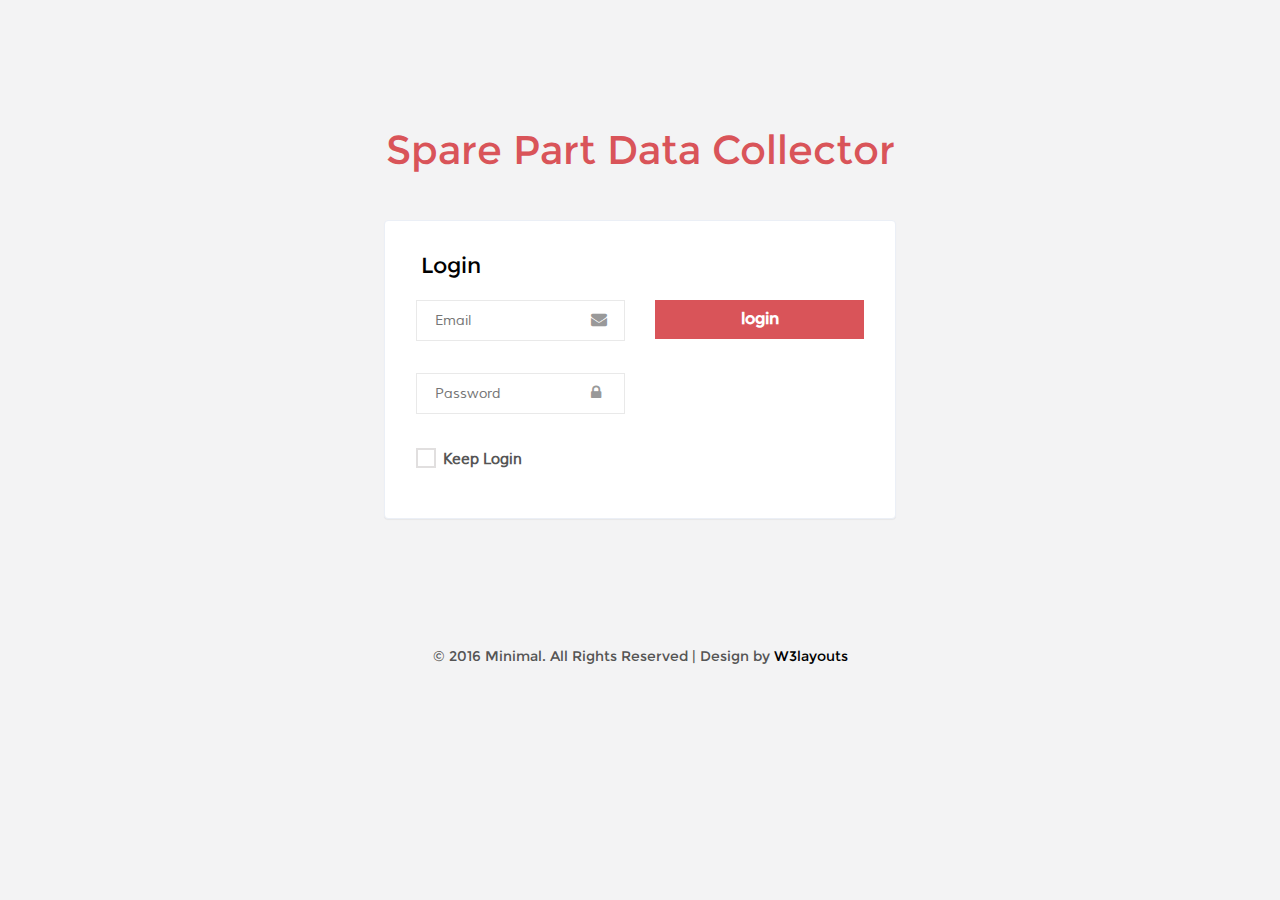
<file: index.html>
<!--
Author: W3layouts
Author URL: http://w3layouts.com
License: Creative Commons Attribution 3.0 Unported
License URL: http://creativecommons.org/licenses/by/3.0/
-->
<!DOCTYPE HTML>
<html>
<head>
<title>Si TACI</title>
<meta name="viewport" content="width=device-width, initial-scale=1">
<meta http-equiv="Content-Type" content="text/html; charset=utf-8" />
<meta name="keywords" content="Minimal Responsive web template, Bootstrap Web Templates, Flat Web Templates, Android Compatible web template, 
Smartphone Compatible web template, free webdesigns for Nokia, Samsung, LG, SonyEricsson, Motorola web design" />
<script type="application/x-javascript"> addEventListener("load", function() { setTimeout(hideURLbar, 0); }, false); function hideURLbar(){ window.scrollTo(0,1); } </script>
<link href="css/bootstrap.min.css" rel='stylesheet' type='text/css' />
<!-- Custom Theme files -->
<link href="css/style.css" rel='stylesheet' type='text/css' />
<link href="css/font-awesome.css" rel="stylesheet"> 
<script src="js/jquery.min.js"> </script>
<script src="js/bootstrap.min.js"> </script>
</head>
<body>
	<div class="login">
		<h1><a href="index.html">Spare Part Data Collector </a></h1>
		<div class="login-bottom">
			<h2>Login</h2>
			<form action="part-dashboard.html">
			<div class="col-md-6">
				<div class="login-mail">
					<input type="text" placeholder="Email" required="">
					<i class="fa fa-envelope"></i>
				</div>
				<div class="login-mail">
					<input type="password" placeholder="Password" required="">
					<i class="fa fa-lock"></i>
				</div>
				   <a class="news-letter " href="#">
						 <label class="checkbox1"><input type="checkbox" name="checkbox" ><i> </i>Keep Login</label>
					   </a>

			
			</div>
			<div class="col-md-6 login-do">
				<label class="hvr-shutter-in-horizontal login-sub">
					<input type="submit" value="login">
					</label>
			</div>
			
			<div class="clearfix"> </div>
			</form>
		</div>
	</div>
		<!---->
<div class="copy-right">
            <p> &copy; 2016 Minimal. All Rights Reserved | Design by <a href="http://w3layouts.com/" target="_blank">W3layouts</a> </p>	    </div>  
<!---->
<!--scrolling js-->
	<script src="js/jquery.nicescroll.js"></script>
	<script src="js/scripts.js"></script>
	<!--//scrolling js-->
</body>
</html>
</file>
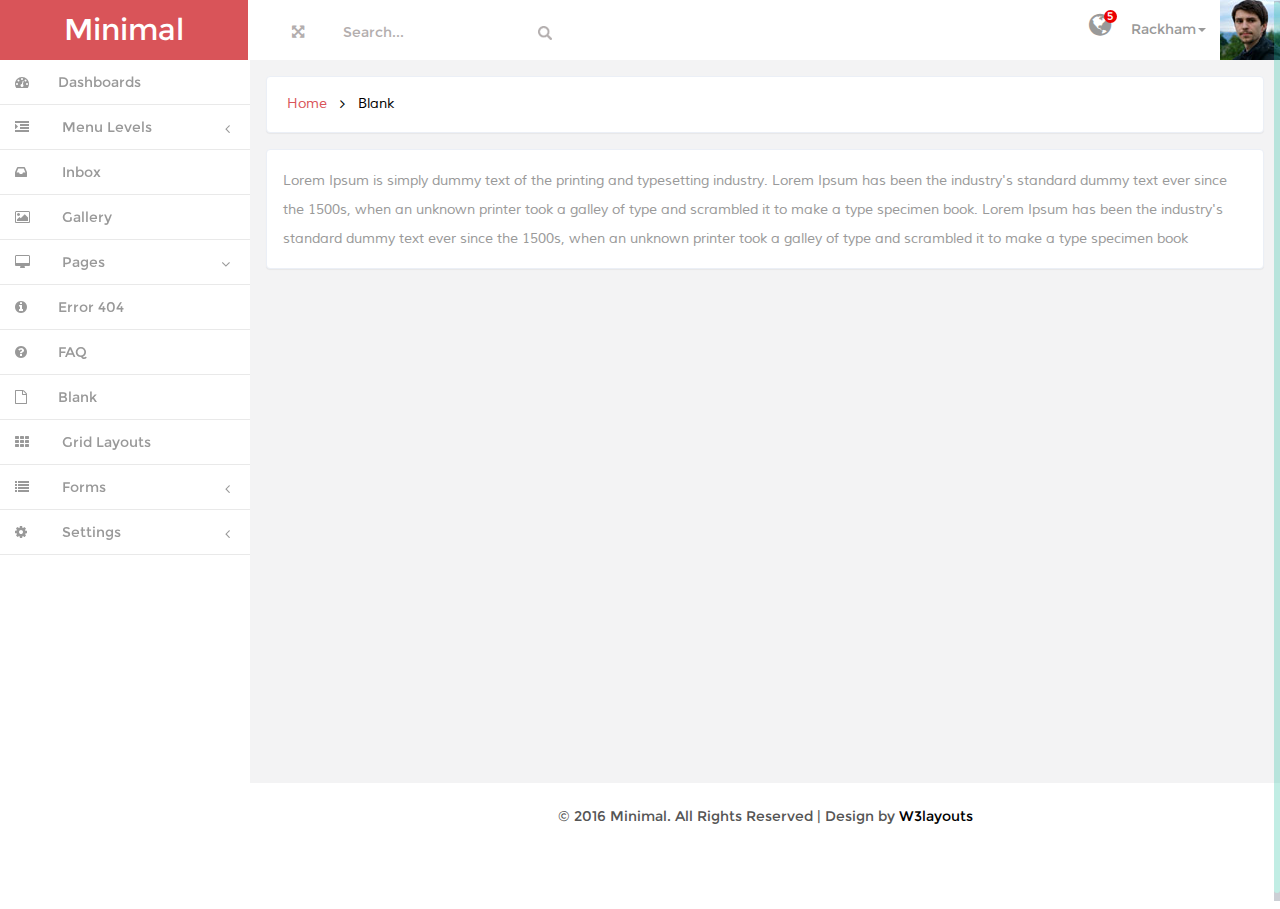
<file: blank.html>
<!--
Author: W3layouts
Author URL: http://w3layouts.com
License: Creative Commons Attribution 3.0 Unported
License URL: http://creativecommons.org/licenses/by/3.0/
-->
<!DOCTYPE HTML>
<html>
<head>
<title>Minimal an Admin Panel Category Flat Bootstrap Responsive Website Template | Blank :: w3layouts</title>
<meta name="viewport" content="width=device-width, initial-scale=1">
<meta http-equiv="Content-Type" content="text/html; charset=utf-8" />
<meta name="keywords" content="Minimal Responsive web template, Bootstrap Web Templates, Flat Web Templates, Android Compatible web template, 
Smartphone Compatible web template, free webdesigns for Nokia, Samsung, LG, SonyEricsson, Motorola web design" />
<script type="application/x-javascript"> addEventListener("load", function() { setTimeout(hideURLbar, 0); }, false); function hideURLbar(){ window.scrollTo(0,1); } </script>
<link href="css/bootstrap.min.css" rel='stylesheet' type='text/css' />
<!-- Custom Theme files -->
<link href="css/style.css" rel='stylesheet' type='text/css' />
<link href="css/font-awesome.css" rel="stylesheet"> 
<script src="js/jquery.min.js"> </script>
<script src="js/bootstrap.min.js"> </script>
  
<!-- Mainly scripts -->
<script src="js/jquery.metisMenu.js"></script>
<script src="js/jquery.slimscroll.min.js"></script>
<!-- Custom and plugin javascript -->
<link href="css/custom.css" rel="stylesheet">
<script src="js/custom.js"></script>
<script src="js/screenfull.js"></script>
		<script>
		$(function () {
			$('#supported').text('Supported/allowed: ' + !!screenfull.enabled);

			if (!screenfull.enabled) {
				return false;
			}

			

			$('#toggle').click(function () {
				screenfull.toggle($('#container')[0]);
			});
			

			
		});
		</script>



</head>
<body>
<div id="wrapper">
       <!----->
        <nav class="navbar-default navbar-static-top" role="navigation">
             <div class="navbar-header">
                <button type="button" class="navbar-toggle" data-toggle="collapse" data-target=".navbar-collapse">
                    <span class="sr-only">Toggle navigation</span>
                    <span class="icon-bar"></span>
                    <span class="icon-bar"></span>
                    <span class="icon-bar"></span>
                </button>
               <h1> <a class="navbar-brand" href="index.html">Minimal</a></h1>         
			   </div>
			 <div class=" border-bottom">
        	<div class="full-left">
        	  <section class="full-top">
				<button id="toggle"><i class="fa fa-arrows-alt"></i></button>	
			</section>
			<form class=" navbar-left-right">
              <input type="text"  value="Search..." onfocus="this.value = '';" onblur="if (this.value == '') {this.value = 'Search...';}">
              <input type="submit" value="" class="fa fa-search">
            </form>
            <div class="clearfix"> </div>
           </div>
     
       
            <!-- Brand and toggle get grouped for better mobile display -->
		 
		   <!-- Collect the nav links, forms, and other content for toggling -->
		    <div class="drop-men" >
		        <ul class=" nav_1">
		           
		    		<li class="dropdown at-drop">
		              <a href="#" class="dropdown-toggle dropdown-at " data-toggle="dropdown"><i class="fa fa-globe"></i> <span class="number">5</span></a>
		              <ul class="dropdown-menu menu1 " role="menu">
		                <li><a href="#">
		               
		                	<div class="user-new">
		                	<p>New user registered</p>
		                	<span>40 seconds ago</span>
		                	</div>
		                	<div class="user-new-left">
		                
		                	<i class="fa fa-user-plus"></i>
		                	</div>
		                	<div class="clearfix"> </div>
		                	</a></li>
		                <li><a href="#">
		                	<div class="user-new">
		                	<p>Someone special liked this</p>
		                	<span>3 minutes ago</span>
		                	</div>
		                	<div class="user-new-left">
		                
		                	<i class="fa fa-heart"></i>
		                	</div>
		                	<div class="clearfix"> </div>
		                </a></li>
		                <li><a href="#">
		                	<div class="user-new">
		                	<p>John cancelled the event</p>
		                	<span>4 hours ago</span>
		                	</div>
		                	<div class="user-new-left">
		                
		                	<i class="fa fa-times"></i>
		                	</div>
		                	<div class="clearfix"> </div>
		                </a></li>
		                <li><a href="#">
		                	<div class="user-new">
		                	<p>The server is status is stable</p>
		                	<span>yesterday at 08:30am</span>
		                	</div>
		                	<div class="user-new-left">
		                
		                	<i class="fa fa-info"></i>
		                	</div>
		                	<div class="clearfix"> </div>
		                </a></li>
		                <li><a href="#">
		                	<div class="user-new">
		                	<p>New comments waiting approval</p>
		                	<span>Last Week</span>
		                	</div>
		                	<div class="user-new-left">
		                
		                	<i class="fa fa-rss"></i>
		                	</div>
		                	<div class="clearfix"> </div>
		                </a></li>
		                <li><a href="#" class="view">View all messages</a></li>
		              </ul>
		            </li>
					<li class="dropdown">
		              <a href="#" class="dropdown-toggle dropdown-at" data-toggle="dropdown"><span class=" name-caret">Rackham<i class="caret"></i></span><img src="images/wo.jpg"></a>
		              <ul class="dropdown-menu " role="menu">
		                <li><a href="profile.html"><i class="fa fa-user"></i>Edit Profile</a></li>
		                <li><a href="inbox.html"><i class="fa fa-envelope"></i>Inbox</a></li>
		                <li><a href="calendar.html"><i class="fa fa-calendar"></i>Calender</a></li>
		                <li><a href="inbox.html"><i class="fa fa-clipboard"></i>Tasks</a></li>
		              </ul>
		            </li>
		           
		        </ul>
		     </div><!-- /.navbar-collapse -->
			<div class="clearfix">
       
     </div>
	  
		    <div class="navbar-default sidebar" role="navigation">
                <div class="sidebar-nav navbar-collapse">
                <ul class="nav" id="side-menu">
				
                    <li>
                        <a href="index.html" class=" hvr-bounce-to-right"><i class="fa fa-dashboard nav_icon "></i><span class="nav-label">Dashboards</span> </a>
                    </li>
                   
                    <li>
                        <a href="#" class=" hvr-bounce-to-right"><i class="fa fa-indent nav_icon"></i> <span class="nav-label">Menu Levels</span><span class="fa arrow"></span></a>
                        <ul class="nav nav-second-level">
                            <li><a href="graphs.html" class=" hvr-bounce-to-right"> <i class="fa fa-area-chart nav_icon"></i>Graphs</a></li>
                            
                            <li><a href="maps.html" class=" hvr-bounce-to-right"><i class="fa fa-map-marker nav_icon"></i>Maps</a></li>
			
						<li><a href="typography.html" class=" hvr-bounce-to-right"><i class="fa fa-file-text-o nav_icon"></i>Typography</a></li>

					   </ul>
                    </li>
					 <li>
                        <a href="inbox.html" class=" hvr-bounce-to-right"><i class="fa fa-inbox nav_icon"></i> <span class="nav-label">Inbox</span> </a>
                    </li>
                    
                    <li>
                        <a href="gallery.html" class=" hvr-bounce-to-right"><i class="fa fa-picture-o nav_icon"></i> <span class="nav-label">Gallery</span> </a>
                    </li>
                     <li>
                        <a href="#" class=" hvr-bounce-to-right"><i class="fa fa-desktop nav_icon"></i> <span class="nav-label">Pages</span><span class="fa arrow"></span></a>
                        <ul class="nav nav-second-level">
                            <li><a href="404.html" class=" hvr-bounce-to-right"> <i class="fa fa-info-circle nav_icon"></i>Error 404</a></li>
                            <li><a href="faq.html" class=" hvr-bounce-to-right"><i class="fa fa-question-circle nav_icon"></i>FAQ</a></li>
                            <li><a href="blank.html" class=" hvr-bounce-to-right"><i class="fa fa-file-o nav_icon"></i>Blank</a></li>
                       </ul>
                    </li>
                     <li>
                        <a href="layout.html" class=" hvr-bounce-to-right"><i class="fa fa-th nav_icon"></i> <span class="nav-label">Grid Layouts</span> </a>
                    </li>
                   
                    <li>
                        <a href="#" class=" hvr-bounce-to-right"><i class="fa fa-list nav_icon"></i> <span class="nav-label">Forms</span><span class="fa arrow"></span></a>
                        <ul class="nav nav-second-level">
                            <li><a href="forms.html" class=" hvr-bounce-to-right"><i class="fa fa-align-left nav_icon"></i>Basic forms</a></li>
                            <li><a href="validation.html" class=" hvr-bounce-to-right"><i class="fa fa-check-square-o nav_icon"></i>Validation</a></li>
                        </ul>
                    </li>
                   
                    <li>
                        <a href="#" class=" hvr-bounce-to-right"><i class="fa fa-cog nav_icon"></i> <span class="nav-label">Settings</span><span class="fa arrow"></span></a>
                        <ul class="nav nav-second-level">
                            <li><a href="signin.html" class=" hvr-bounce-to-right"><i class="fa fa-sign-in nav_icon"></i>Signin</a></li>
                            <li><a href="signup.html" class=" hvr-bounce-to-right"><i class="fa fa-sign-in nav_icon"></i>Singup</a></li>
                        </ul>
                    </li>
                </ul>
            </div>
			</div>
        </nav>
		 <div id="page-wrapper" class="gray-bg dashbard-1">
       <div class="content-main">
 
 	<!--banner-->	
		     <div class="banner">
		    	<h2>
				<a href="index.html">Home</a>
				<i class="fa fa-angle-right"></i>
				<span>Blank</span>
				</h2>
		    </div>
		<!--//banner-->
 	 <!--faq-->
 	<div class="blank">
	

			<div class="blank-page">
				
	        	<p>Lorem Ipsum is simply dummy text of the printing and typesetting industry. Lorem Ipsum has been the industry's standard dummy text ever since the 1500s, when an unknown printer took a galley of type and scrambled it to make a type specimen book.
	        		Lorem Ipsum has been the industry's standard dummy text ever since the 1500s, when an unknown printer took a galley of type and scrambled it to make a type specimen book</p>
	        </div>
	       </div>
	
	<!--//faq-->
		<!---->
<div class="copy">
            <p> &copy; 2016 Minimal. All Rights Reserved | Design by <a href="http://w3layouts.com/" target="_blank">W3layouts</a> </p>	    </div>
		</div>
		</div>
		<div class="clearfix"> </div>
       </div>
     
<!---->
<!--scrolling js-->
	<script src="js/jquery.nicescroll.js"></script>
	<script src="js/scripts.js"></script>
	<!--//scrolling js-->
</body>
</html>
</file>
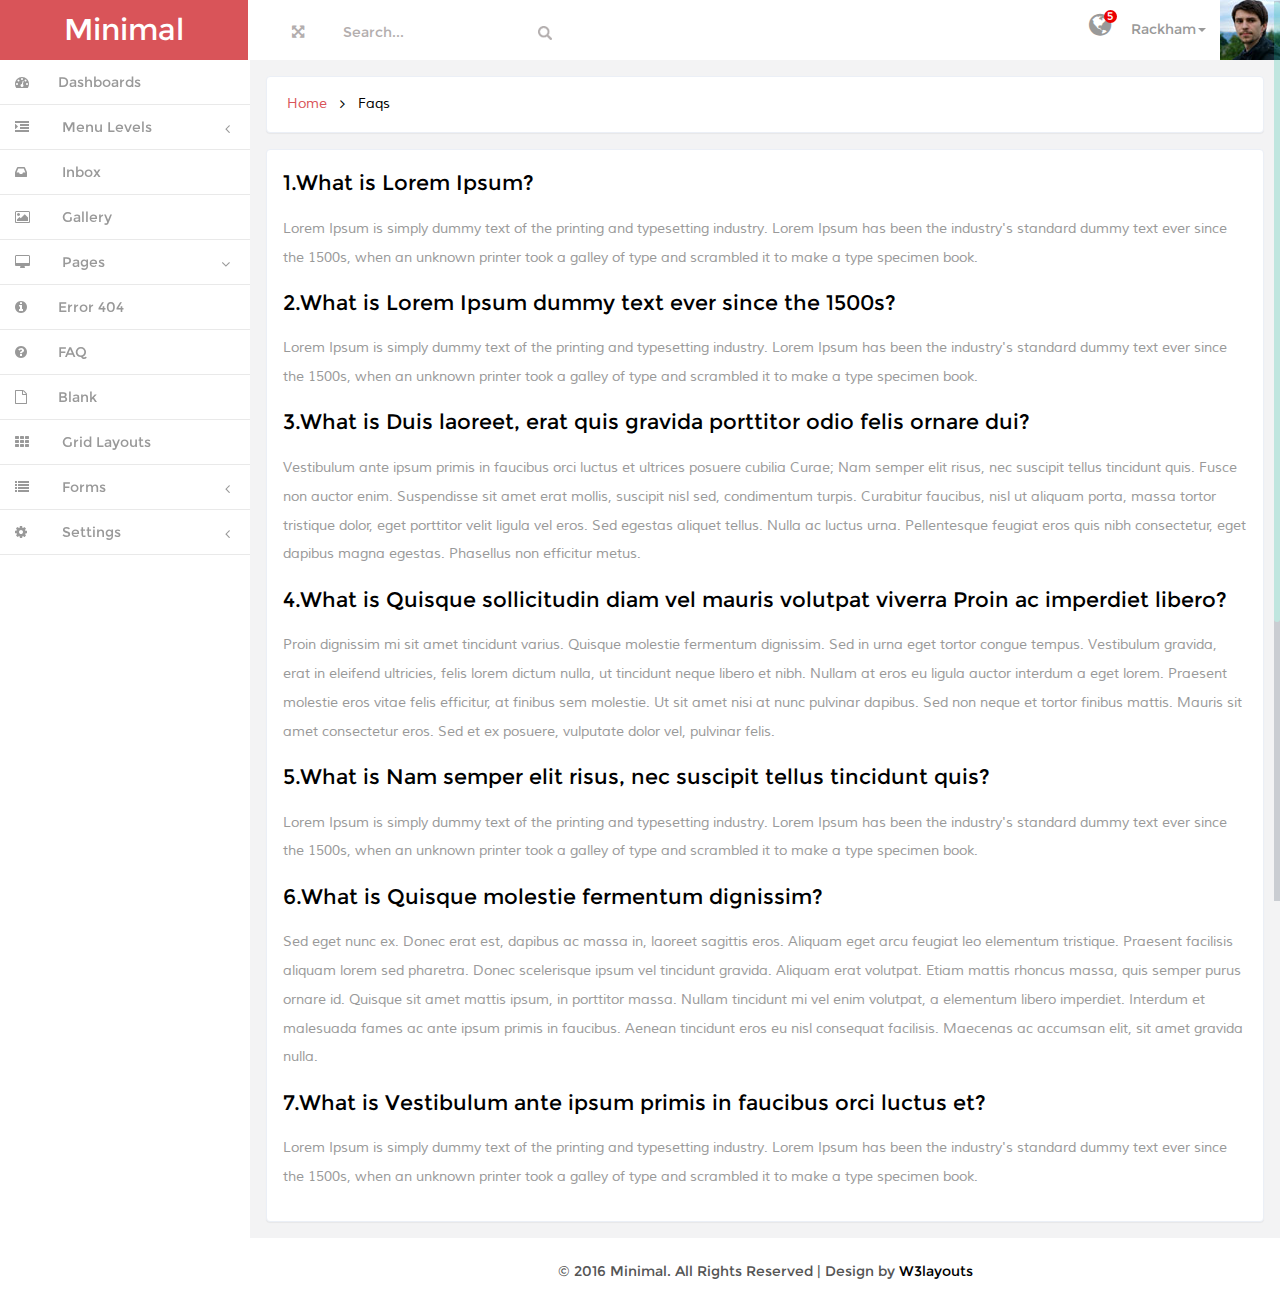
<file: faq.html>
<!--
Author: W3layouts
Author URL: http://w3layouts.com
License: Creative Commons Attribution 3.0 Unported
License URL: http://creativecommons.org/licenses/by/3.0/
-->
<!DOCTYPE HTML>
<html>
<head>
<title>Minimal an Admin Panel Category Flat Bootstrap Responsive Website Template | Faqs :: w3layouts</title>
<meta name="viewport" content="width=device-width, initial-scale=1">
<meta http-equiv="Content-Type" content="text/html; charset=utf-8" />
<meta name="keywords" content="Minimal Responsive web template, Bootstrap Web Templates, Flat Web Templates, Android Compatible web template, 
Smartphone Compatible web template, free webdesigns for Nokia, Samsung, LG, SonyEricsson, Motorola web design" />
<script type="application/x-javascript"> addEventListener("load", function() { setTimeout(hideURLbar, 0); }, false); function hideURLbar(){ window.scrollTo(0,1); } </script>
<link href="css/bootstrap.min.css" rel='stylesheet' type='text/css' />
<!-- Custom Theme files -->
<link href="css/style.css" rel='stylesheet' type='text/css' />
<link href="css/font-awesome.css" rel="stylesheet"> 
<script src="js/jquery.min.js"> </script>
<script src="js/bootstrap.min.js"> </script>
  
<!-- Mainly scripts -->
<script src="js/jquery.metisMenu.js"></script>
<script src="js/jquery.slimscroll.min.js"></script>
<!-- Custom and plugin javascript -->
<link href="css/custom.css" rel="stylesheet">
<script src="js/custom.js"></script>
<script src="js/screenfull.js"></script>
		<script>
		$(function () {
			$('#supported').text('Supported/allowed: ' + !!screenfull.enabled);

			if (!screenfull.enabled) {
				return false;
			}

			

			$('#toggle').click(function () {
				screenfull.toggle($('#container')[0]);
			});
			

			
		});
		</script>



</head>
<body>
<div id="wrapper">
       <!----->
        <nav class="navbar-default navbar-static-top" role="navigation">
             <div class="navbar-header">
                <button type="button" class="navbar-toggle" data-toggle="collapse" data-target=".navbar-collapse">
                    <span class="sr-only">Toggle navigation</span>
                    <span class="icon-bar"></span>
                    <span class="icon-bar"></span>
                    <span class="icon-bar"></span>
                </button>
               <h1> <a class="navbar-brand" href="index.html">Minimal</a></h1>         
			   </div>
			 <div class=" border-bottom">
        	<div class="full-left">
        	  <section class="full-top">
				<button id="toggle"><i class="fa fa-arrows-alt"></i></button>	
			</section>
			<form class=" navbar-left-right">
              <input type="text"  value="Search..." onfocus="this.value = '';" onblur="if (this.value == '') {this.value = 'Search...';}">
              <input type="submit" value="" class="fa fa-search">
            </form>
            <div class="clearfix"> </div>
           </div>
     
       
            <!-- Brand and toggle get grouped for better mobile display -->
		 
		   <!-- Collect the nav links, forms, and other content for toggling -->
		    <div class="drop-men" >
		        <ul class=" nav_1">
		           
		    		<li class="dropdown at-drop">
		              <a href="#" class="dropdown-toggle dropdown-at " data-toggle="dropdown"><i class="fa fa-globe"></i> <span class="number">5</span></a>
		              <ul class="dropdown-menu menu1 " role="menu">
		                <li><a href="#">
		               
		                	<div class="user-new">
		                	<p>New user registered</p>
		                	<span>40 seconds ago</span>
		                	</div>
		                	<div class="user-new-left">
		                
		                	<i class="fa fa-user-plus"></i>
		                	</div>
		                	<div class="clearfix"> </div>
		                	</a></li>
		                <li><a href="#">
		                	<div class="user-new">
		                	<p>Someone special liked this</p>
		                	<span>3 minutes ago</span>
		                	</div>
		                	<div class="user-new-left">
		                
		                	<i class="fa fa-heart"></i>
		                	</div>
		                	<div class="clearfix"> </div>
		                </a></li>
		                <li><a href="#">
		                	<div class="user-new">
		                	<p>John cancelled the event</p>
		                	<span>4 hours ago</span>
		                	</div>
		                	<div class="user-new-left">
		                
		                	<i class="fa fa-times"></i>
		                	</div>
		                	<div class="clearfix"> </div>
		                </a></li>
		                <li><a href="#">
		                	<div class="user-new">
		                	<p>The server is status is stable</p>
		                	<span>yesterday at 08:30am</span>
		                	</div>
		                	<div class="user-new-left">
		                
		                	<i class="fa fa-info"></i>
		                	</div>
		                	<div class="clearfix"> </div>
		                </a></li>
		                <li><a href="#">
		                	<div class="user-new">
		                	<p>New comments waiting approval</p>
		                	<span>Last Week</span>
		                	</div>
		                	<div class="user-new-left">
		                
		                	<i class="fa fa-rss"></i>
		                	</div>
		                	<div class="clearfix"> </div>
		                </a></li>
		                <li><a href="#" class="view">View all messages</a></li>
		              </ul>
		            </li>
					<li class="dropdown">
		              <a href="#" class="dropdown-toggle dropdown-at" data-toggle="dropdown"><span class=" name-caret">Rackham<i class="caret"></i></span><img src="images/wo.jpg"></a>
		              <ul class="dropdown-menu " role="menu">
		                <li><a href="profile.html"><i class="fa fa-user"></i>Edit Profile</a></li>
		                <li><a href="inbox.html"><i class="fa fa-envelope"></i>Inbox</a></li>
		                <li><a href="calendar.html"><i class="fa fa-calendar"></i>Calender</a></li>
		                <li><a href="inbox.html"><i class="fa fa-clipboard"></i>Tasks</a></li>
		              </ul>
		            </li>
		           
		        </ul>
		     </div><!-- /.navbar-collapse -->
			<div class="clearfix">
       
     </div>
	  
		    <div class="navbar-default sidebar" role="navigation">
                <div class="sidebar-nav navbar-collapse">
                <ul class="nav" id="side-menu">
				
                    <li>
                        <a href="index.html" class=" hvr-bounce-to-right"><i class="fa fa-dashboard nav_icon "></i><span class="nav-label">Dashboards</span> </a>
                    </li>
                   
                    <li>
                        <a href="#" class=" hvr-bounce-to-right"><i class="fa fa-indent nav_icon"></i> <span class="nav-label">Menu Levels</span><span class="fa arrow"></span></a>
                        <ul class="nav nav-second-level">
                            <li><a href="graphs.html" class=" hvr-bounce-to-right"> <i class="fa fa-area-chart nav_icon"></i>Graphs</a></li>
                            
                            <li><a href="maps.html" class=" hvr-bounce-to-right"><i class="fa fa-map-marker nav_icon"></i>Maps</a></li>
			
						<li><a href="typography.html" class=" hvr-bounce-to-right"><i class="fa fa-file-text-o nav_icon"></i>Typography</a></li>

					   </ul>
                    </li>
					 <li>
                        <a href="inbox.html" class=" hvr-bounce-to-right"><i class="fa fa-inbox nav_icon"></i> <span class="nav-label">Inbox</span> </a>
                    </li>
                    
                    <li>
                        <a href="gallery.html" class=" hvr-bounce-to-right"><i class="fa fa-picture-o nav_icon"></i> <span class="nav-label">Gallery</span> </a>
                    </li>
                     <li>
                        <a href="#" class=" hvr-bounce-to-right"><i class="fa fa-desktop nav_icon"></i> <span class="nav-label">Pages</span><span class="fa arrow"></span></a>
                        <ul class="nav nav-second-level">
                            <li><a href="404.html" class=" hvr-bounce-to-right"> <i class="fa fa-info-circle nav_icon"></i>Error 404</a></li>
                            <li><a href="faq.html" class=" hvr-bounce-to-right"><i class="fa fa-question-circle nav_icon"></i>FAQ</a></li>
                            <li><a href="blank.html" class=" hvr-bounce-to-right"><i class="fa fa-file-o nav_icon"></i>Blank</a></li>
                       </ul>
                    </li>
                     <li>
                        <a href="layout.html" class=" hvr-bounce-to-right"><i class="fa fa-th nav_icon"></i> <span class="nav-label">Grid Layouts</span> </a>
                    </li>
                   
                    <li>
                        <a href="#" class=" hvr-bounce-to-right"><i class="fa fa-list nav_icon"></i> <span class="nav-label">Forms</span><span class="fa arrow"></span></a>
                        <ul class="nav nav-second-level">
                            <li><a href="forms.html" class=" hvr-bounce-to-right"><i class="fa fa-align-left nav_icon"></i>Basic forms</a></li>
                            <li><a href="validation.html" class=" hvr-bounce-to-right"><i class="fa fa-check-square-o nav_icon"></i>Validation</a></li>
                        </ul>
                    </li>
                   
                    <li>
                        <a href="#" class=" hvr-bounce-to-right"><i class="fa fa-cog nav_icon"></i> <span class="nav-label">Settings</span><span class="fa arrow"></span></a>
                        <ul class="nav nav-second-level">
                            <li><a href="signin.html" class=" hvr-bounce-to-right"><i class="fa fa-sign-in nav_icon"></i>Signin</a></li>
                            <li><a href="signup.html" class=" hvr-bounce-to-right"><i class="fa fa-sign-in nav_icon"></i>Singup</a></li>
                        </ul>
                    </li>
                </ul>
            </div>
			</div>
        </nav>
		 <div id="page-wrapper" class="gray-bg dashbard-1">
       <div class="content-main">
 
 	<!--banner-->	
		   <div class="banner">
				<h2>
				<a href="index.html">Home</a>
				<i class="fa fa-angle-right"></i>
				<span>Faqs</span>
				</h2>
		    </div>
		<!--//banner-->
 	 <!--faq-->
 	<div class="asked">
	

			<div class="questions">
				<h5>1.What is Lorem Ipsum?</h5>
	        	<p>Lorem Ipsum is simply dummy text of the printing and typesetting industry. Lorem Ipsum has been the industry's standard dummy text ever since the 1500s, when an unknown printer took a galley of type and scrambled it to make a type specimen book.</p>
	        </div>
			 <div class="questions">
				<h5>2.What is Lorem Ipsum dummy text ever since the 1500s?</h5>
			    <p>Lorem Ipsum is simply dummy text of the printing and typesetting industry. Lorem Ipsum has been the industry's standard dummy text ever since the 1500s, when an unknown printer took a galley of type and scrambled it to make a type specimen book.</p>
			 </div>	
			  <div class="questions">
				<h5>3.What is Duis laoreet, erat quis gravida porttitor odio felis ornare dui?</h5>
				<p>Vestibulum ante ipsum primis in faucibus orci luctus et ultrices posuere cubilia Curae; Nam semper elit risus, nec suscipit tellus tincidunt quis. Fusce non auctor enim. Suspendisse sit amet erat mollis, suscipit nisl sed, condimentum turpis. Curabitur faucibus, nisl ut aliquam porta, massa tortor tristique dolor, eget porttitor velit ligula vel eros. Sed egestas aliquet tellus. Nulla ac luctus urna. Pellentesque feugiat eros quis nibh consectetur, eget dapibus magna egestas. Phasellus non efficitur metus.</p>
			 </div>	
			  <div class="questions">
				<h5>4.What is Quisque sollicitudin diam vel mauris volutpat viverra Proin ac imperdiet libero?</h5>
				<p>Proin dignissim mi sit amet tincidunt varius. Quisque molestie fermentum dignissim. Sed in urna eget tortor congue tempus. Vestibulum gravida, erat in eleifend ultricies, felis lorem dictum nulla, ut tincidunt neque libero et nibh. Nullam at eros eu ligula auctor interdum a eget lorem. Praesent molestie eros vitae felis efficitur, at finibus sem molestie. Ut sit amet nisi at nunc pulvinar dapibus. Sed non neque et tortor finibus mattis. Mauris sit amet consectetur eros. Sed et ex posuere, vulputate dolor vel, pulvinar felis. </p>
			 </div>	
			 
			  <div class="questions">
				<h5>5.What is Nam semper elit risus, nec suscipit tellus tincidunt quis?</h5>
			    <p>Lorem Ipsum is simply dummy text of the printing and typesetting industry. Lorem Ipsum has been the industry's standard dummy text ever since the 1500s, when an unknown printer took a galley of type and scrambled it to make a type specimen book.</p>
			 </div>	
			  <div class="questions">
				<h5>6.What is Quisque molestie fermentum dignissim?</h5>
				<p>Sed eget nunc ex. Donec erat est, dapibus ac massa in, laoreet sagittis eros. Aliquam eget arcu feugiat leo elementum tristique. Praesent facilisis aliquam lorem sed pharetra. Donec scelerisque ipsum vel tincidunt gravida. Aliquam erat volutpat. Etiam mattis rhoncus massa, quis semper purus ornare id. Quisque sit amet mattis ipsum, in porttitor massa. Nullam tincidunt mi vel enim volutpat, a elementum libero imperdiet. Interdum et malesuada fames ac ante ipsum primis in faucibus. Aenean tincidunt eros eu nisl consequat facilisis. Maecenas ac accumsan elit, sit amet gravida nulla.</p>
			 </div>	
			  <div class="questions">
				<h5>7.What is Vestibulum ante ipsum primis in faucibus orci luctus et?</h5>
			    <p>Lorem Ipsum is simply dummy text of the printing and typesetting industry. Lorem Ipsum has been the industry's standard dummy text ever since the 1500s, when an unknown printer took a galley of type and scrambled it to make a type specimen book.</p>
			 </div>				    

</div>
	<!--//faq-->
		<!---->
<div class="copy">
            <p> &copy; 2016 Minimal. All Rights Reserved | Design by <a href="http://w3layouts.com/" target="_blank">W3layouts</a> </p>	    </div>
		</div>
		</div>
		<div class="clearfix"> </div>
       </div>
     
<!---->
<!--scrolling js-->
	<script src="js/jquery.nicescroll.js"></script>
	<script src="js/scripts.js"></script>
	<!--//scrolling js-->
</body>
</html>
</file>
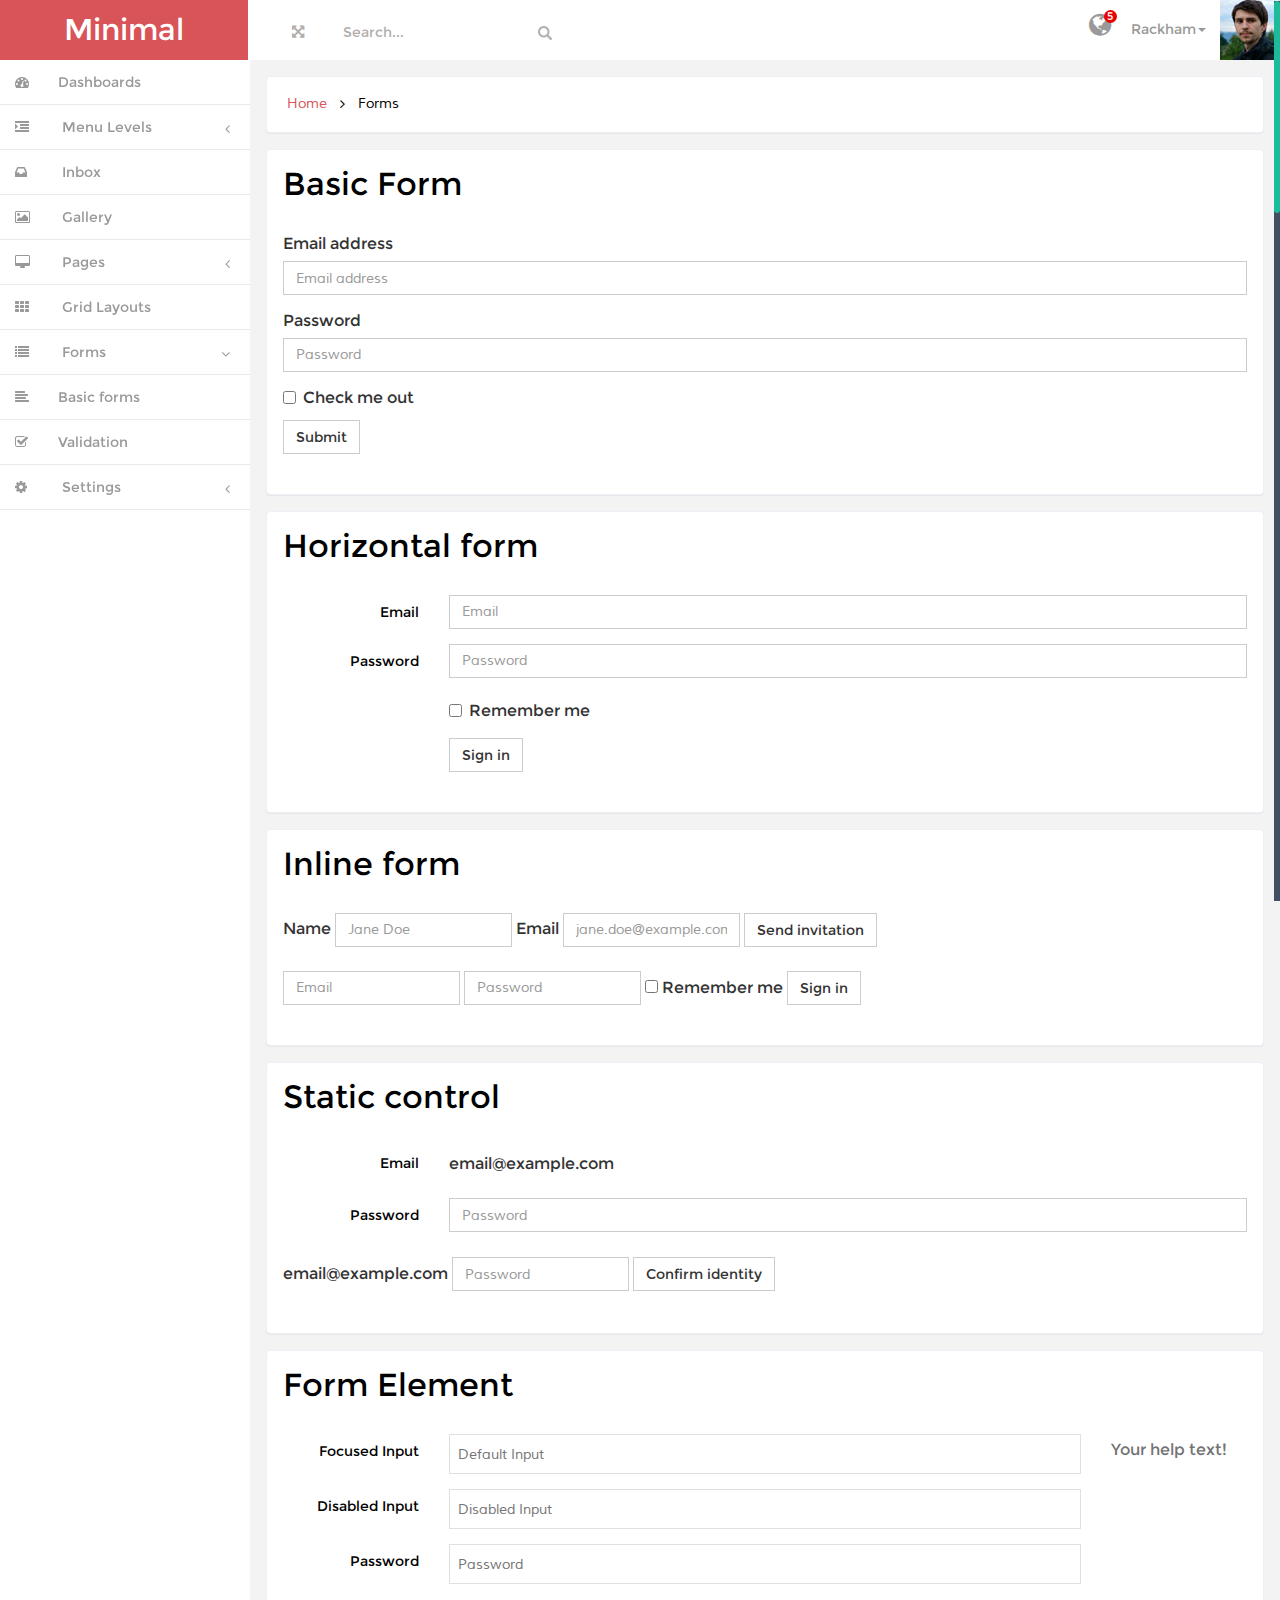
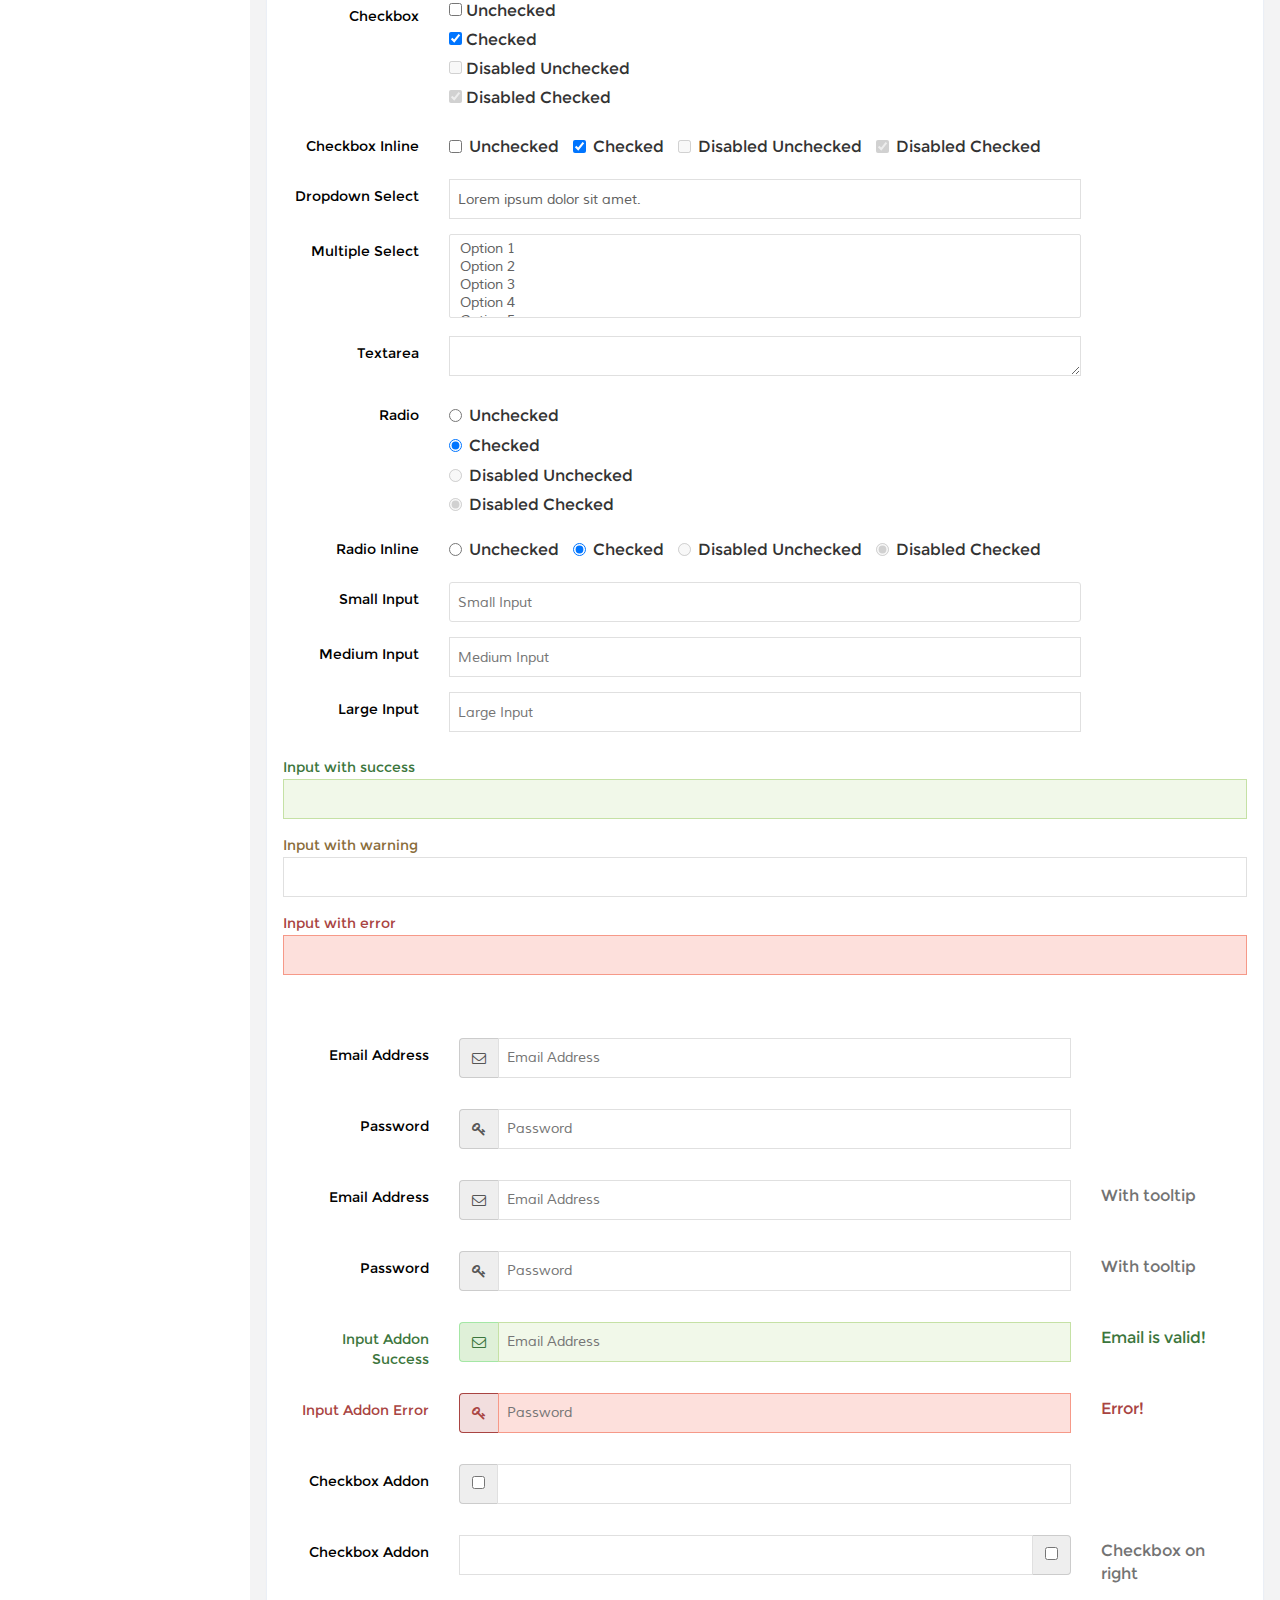
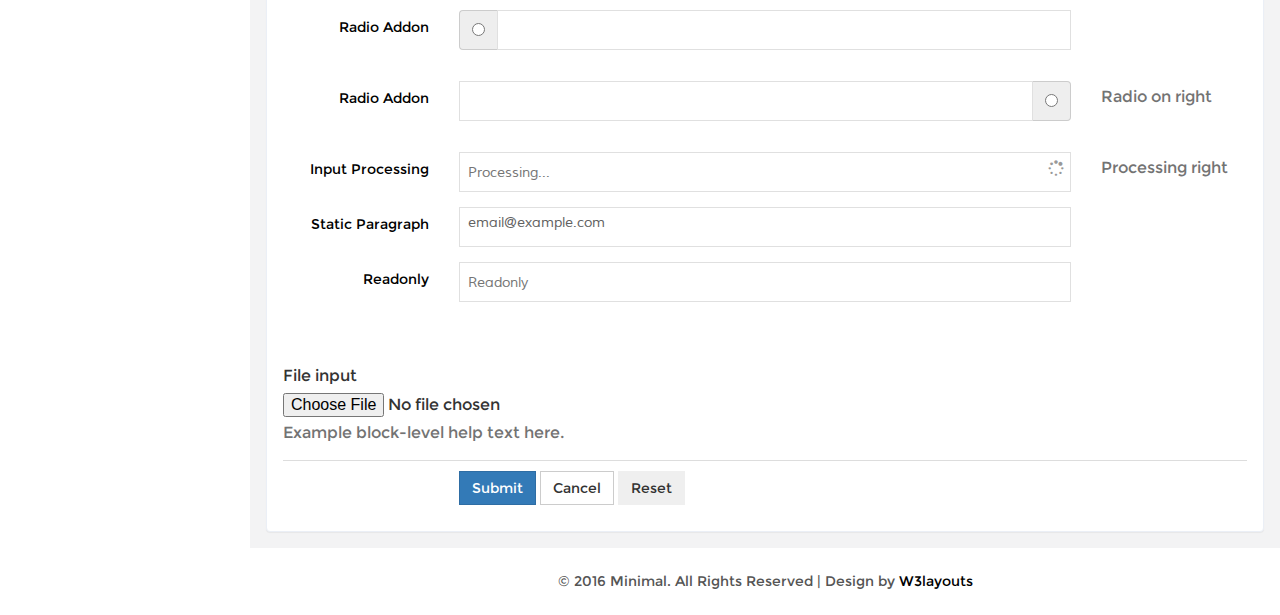
<file: forms.html>
<!--
Author: W3layouts
Author URL: http://w3layouts.com
License: Creative Commons Attribution 3.0 Unported
License URL: http://creativecommons.org/licenses/by/3.0/
-->
<!DOCTYPE HTML>
<html>
<head>
<title>Si TACI</title>
<meta name="viewport" content="width=device-width, initial-scale=1">
<meta http-equiv="Content-Type" content="text/html; charset=utf-8" />
<meta name="keywords" content="Minimal Responsive web template, Bootstrap Web Templates, Flat Web Templates, Android Compatible web template, 
Smartphone Compatible web template, free webdesigns for Nokia, Samsung, LG, SonyEricsson, Motorola web design" />
<script type="application/x-javascript"> addEventListener("load", function() { setTimeout(hideURLbar, 0); }, false); function hideURLbar(){ window.scrollTo(0,1); } </script>
<link href="css/bootstrap.min.css" rel='stylesheet' type='text/css' />
<!-- Custom Theme files -->
<link href="css/style.css" rel='stylesheet' type='text/css' />
<link href="css/font-awesome.css" rel="stylesheet"> 
<script src="js/jquery.min.js"> </script>
<script src="js/bootstrap.min.js"> </script>
  
<!-- Mainly scripts -->
<script src="js/jquery.metisMenu.js"></script>
<script src="js/jquery.slimscroll.min.js"></script>
<!-- Custom and plugin javascript -->
<link href="css/custom.css" rel="stylesheet">
<script src="js/custom.js"></script>
<script src="js/screenfull.js"></script>
		<script>
		$(function () {
			$('#supported').text('Supported/allowed: ' + !!screenfull.enabled);

			if (!screenfull.enabled) {
				return false;
			}

			

			$('#toggle').click(function () {
				screenfull.toggle($('#container')[0]);
			});
			

			
		});
		</script>

<!----->

</head>
<body>
<div id="wrapper">
     <!----->
        <nav class="navbar-default navbar-static-top" role="navigation">
             <div class="navbar-header">
                <button type="button" class="navbar-toggle" data-toggle="collapse" data-target=".navbar-collapse">
                    <span class="sr-only">Toggle navigation</span>
                    <span class="icon-bar"></span>
                    <span class="icon-bar"></span>
                    <span class="icon-bar"></span>
                </button>
               <h1> <a class="navbar-brand" href="index.html">Minimal</a></h1>         
			   </div>
			 <div class=" border-bottom">
        	<div class="full-left">
        	  <section class="full-top">
				<button id="toggle"><i class="fa fa-arrows-alt"></i></button>	
			</section>
			<form class=" navbar-left-right">
              <input type="text"  value="Search..." onfocus="this.value = '';" onblur="if (this.value == '') {this.value = 'Search...';}">
              <input type="submit" value="" class="fa fa-search">
            </form>
            <div class="clearfix"> </div>
           </div>
     
       
            <!-- Brand and toggle get grouped for better mobile display -->
		 
		   <!-- Collect the nav links, forms, and other content for toggling -->
		    <div class="drop-men" >
		        <ul class=" nav_1">
		           
		    		<li class="dropdown at-drop">
		              <a href="#" class="dropdown-toggle dropdown-at " data-toggle="dropdown"><i class="fa fa-globe"></i> <span class="number">5</span></a>
		              <ul class="dropdown-menu menu1 " role="menu">
		                <li><a href="#">
		               
		                	<div class="user-new">
		                	<p>New user registered</p>
		                	<span>40 seconds ago</span>
		                	</div>
		                	<div class="user-new-left">
		                
		                	<i class="fa fa-user-plus"></i>
		                	</div>
		                	<div class="clearfix"> </div>
		                	</a></li>
		                <li><a href="#">
		                	<div class="user-new">
		                	<p>Someone special liked this</p>
		                	<span>3 minutes ago</span>
		                	</div>
		                	<div class="user-new-left">
		                
		                	<i class="fa fa-heart"></i>
		                	</div>
		                	<div class="clearfix"> </div>
		                </a></li>
		                <li><a href="#">
		                	<div class="user-new">
		                	<p>John cancelled the event</p>
		                	<span>4 hours ago</span>
		                	</div>
		                	<div class="user-new-left">
		                
		                	<i class="fa fa-times"></i>
		                	</div>
		                	<div class="clearfix"> </div>
		                </a></li>
		                <li><a href="#">
		                	<div class="user-new">
		                	<p>The server is status is stable</p>
		                	<span>yesterday at 08:30am</span>
		                	</div>
		                	<div class="user-new-left">
		                
		                	<i class="fa fa-info"></i>
		                	</div>
		                	<div class="clearfix"> </div>
		                </a></li>
		                <li><a href="#">
		                	<div class="user-new">
		                	<p>New comments waiting approval</p>
		                	<span>Last Week</span>
		                	</div>
		                	<div class="user-new-left">
		                
		                	<i class="fa fa-rss"></i>
		                	</div>
		                	<div class="clearfix"> </div>
		                </a></li>
		                <li><a href="#" class="view">View all messages</a></li>
		              </ul>
		            </li>
					<li class="dropdown">
		              <a href="#" class="dropdown-toggle dropdown-at" data-toggle="dropdown"><span class=" name-caret">Rackham<i class="caret"></i></span><img src="images/wo.jpg"></a>
		              <ul class="dropdown-menu " role="menu">
		                <li><a href="profile.html"><i class="fa fa-user"></i>Edit Profile</a></li>
		                <li><a href="inbox.html"><i class="fa fa-envelope"></i>Inbox</a></li>
		                <li><a href="calendar.html"><i class="fa fa-calendar"></i>Calender</a></li>
		                <li><a href="inbox.html"><i class="fa fa-clipboard"></i>Tasks</a></li>
		              </ul>
		            </li>
		           
		        </ul>
		     </div><!-- /.navbar-collapse -->
			<div class="clearfix">
       
     </div>
	  
		    <div class="navbar-default sidebar" role="navigation">
                <div class="sidebar-nav navbar-collapse">
                <ul class="nav" id="side-menu">
				
                    <li>
                        <a href="index.html" class=" hvr-bounce-to-right"><i class="fa fa-dashboard nav_icon "></i><span class="nav-label">Dashboards</span> </a>
                    </li>
                   
                    <li>
                        <a href="#" class=" hvr-bounce-to-right"><i class="fa fa-indent nav_icon"></i> <span class="nav-label">Menu Levels</span><span class="fa arrow"></span></a>
                        <ul class="nav nav-second-level">
                            <li><a href="graphs.html" class=" hvr-bounce-to-right"> <i class="fa fa-area-chart nav_icon"></i>Graphs</a></li>
                            
                            <li><a href="maps.html" class=" hvr-bounce-to-right"><i class="fa fa-map-marker nav_icon"></i>Maps</a></li>
			
						<li><a href="typography.html" class=" hvr-bounce-to-right"><i class="fa fa-file-text-o nav_icon"></i>Typography</a></li>

					   </ul>
                    </li>
					 <li>
                        <a href="inbox.html" class=" hvr-bounce-to-right"><i class="fa fa-inbox nav_icon"></i> <span class="nav-label">Inbox</span> </a>
                    </li>
                    
                    <li>
                        <a href="gallery.html" class=" hvr-bounce-to-right"><i class="fa fa-picture-o nav_icon"></i> <span class="nav-label">Gallery</span> </a>
                    </li>
                     <li>
                        <a href="#" class=" hvr-bounce-to-right"><i class="fa fa-desktop nav_icon"></i> <span class="nav-label">Pages</span><span class="fa arrow"></span></a>
                        <ul class="nav nav-second-level">
                            <li><a href="404.html" class=" hvr-bounce-to-right"> <i class="fa fa-info-circle nav_icon"></i>Error 404</a></li>
                            <li><a href="faq.html" class=" hvr-bounce-to-right"><i class="fa fa-question-circle nav_icon"></i>FAQ</a></li>
                            <li><a href="blank.html" class=" hvr-bounce-to-right"><i class="fa fa-file-o nav_icon"></i>Blank</a></li>
                       </ul>
                    </li>
                     <li>
                        <a href="layout.html" class=" hvr-bounce-to-right"><i class="fa fa-th nav_icon"></i> <span class="nav-label">Grid Layouts</span> </a>
                    </li>
                   
                    <li>
                        <a href="#" class=" hvr-bounce-to-right"><i class="fa fa-list nav_icon"></i> <span class="nav-label">Forms</span><span class="fa arrow"></span></a>
                        <ul class="nav nav-second-level">
                            <li><a href="forms.html" class=" hvr-bounce-to-right"><i class="fa fa-align-left nav_icon"></i>Basic forms</a></li>
                            <li><a href="validation.html" class=" hvr-bounce-to-right"><i class="fa fa-check-square-o nav_icon"></i>Validation</a></li>
                        </ul>
                    </li>
                   
                    <li>
                        <a href="#" class=" hvr-bounce-to-right"><i class="fa fa-cog nav_icon"></i> <span class="nav-label">Settings</span><span class="fa arrow"></span></a>
                        <ul class="nav nav-second-level">
                            <li><a href="signin.html" class=" hvr-bounce-to-right"><i class="fa fa-sign-in nav_icon"></i>Signin</a></li>
                            <li><a href="signup.html" class=" hvr-bounce-to-right"><i class="fa fa-sign-in nav_icon"></i>Singup</a></li>
                        </ul>
                    </li>
                </ul>
            </div>
			</div>
        </nav>
		 <div id="page-wrapper" class="gray-bg dashbard-1">
       <div class="content-main">
 
 	<!--banner-->	
		     <div class="banner">
		    	<h2>
				<a href="index.html">Home</a>
				<i class="fa fa-angle-right"></i>
				<span>Forms</span>
				</h2>
		    </div>
		<!--//banner-->
 	<!--grid-->
 	<div class="grid-form">
 		<div class="grid-form1">
 		<h3 id="forms-example" class="">Basic Form</h3>
 		<form>
  <div class="form-group">
    <label for="exampleInputEmail1">Email address</label>
    <input type="email" class="form-control" id="exampleInputEmail1" placeholder="Email address">
  </div>
  <div class="form-group">
    <label for="exampleInputPassword1">Password</label>
    <input type="password" class="form-control" id="exampleInputPassword1" placeholder="Password">
  </div>
  
  <div class="checkbox">
    <label>
      <input type="checkbox"> Check me out
    </label>
  </div>
  <button type="submit" class="btn btn-default">Submit</button>
</form>
</div>
<!----->
<div class="grid-form1">
<h3 id="forms-horizontal">Horizontal form</h3>
<form class="form-horizontal">
  <div class="form-group">
    <label for="inputEmail3" class="col-sm-2 control-label hor-form">Email</label>
    <div class="col-sm-10">
      <input type="email" class="form-control" id="inputEmail3" placeholder="Email">
    </div>
  </div>
  <div class="form-group">
    <label for="inputPassword3" class="col-sm-2 control-label hor-form">Password</label>
    <div class="col-sm-10">
      <input type="password" class="form-control" id="inputPassword3" placeholder="Password">
    </div>
  </div>
  <div class="form-group">
    <div class="col-sm-offset-2 col-sm-10">
      <div class="checkbox">
        <label>
          <input type="checkbox" name="checkbox" > Remember me
        </label>
      </div>
    </div>
  </div>
  <div class="form-group">
    <div class="col-sm-offset-2 col-sm-10">
      <button type="submit" class="btn btn-default">Sign in</button>
    </div>
  </div>
</form>
</div>
<!---->
<div class="grid-form1">
<h3 id="forms-inline">Inline form</h3>
<form class="form-inline">
  <div class="form-group">
    <label for="exampleInputName2">Name</label>
    <input type="text" class="form-control" id="exampleInputName2" placeholder="Jane Doe">
  </div>
  <div class="form-group">
    <label for="exampleInputEmail2">Email</label>
    <input type="email" class="form-control" id="exampleInputEmail2" placeholder="jane.doe@example.com">
  </div>
  <button type="submit" class="btn btn-default btn-send">Send invitation</button>
</form>
<form class="form-inline">
  <div class="form-group">
    <label class="sr-only" for="exampleInputEmail3">Email address</label>
    <input type="email" class="form-control" id="exampleInputEmail3" placeholder="Email">
  </div>
  <div class="form-group">
    <label class="sr-only" for="exampleInputPassword3">Password</label>
    <input type="password" class="form-control" id="exampleInputPassword3" placeholder="Password">
  </div>
  <div class="checkbox">
    <label>
      <input type="checkbox"> Remember me
    </label>
  </div>
  <button type="submit" class="btn btn-default">Sign in</button>
</form>

</div>
<!---->

<div class="grid-form1">
<h3 id="forms-controls-static">Static control</h3>
<form class="form-horizontal">
  <div class="form-group">
    <label class="col-sm-2 control-label hor-form">Email</label>
    <div class="col-sm-10">
      <p class="form-control-static">email@example.com</p>
    </div>
  </div>
  <div class="form-group">
    <label for="inputPassword" class="col-sm-2 control-label hor-form">Password</label>
    <div class="col-sm-10">
      <input type="password" class="form-control" id="inputPassword" placeholder="Password">
    </div>
  </div>
</form>
<form class="form-inline">
  <div class="form-group">
    <label class="sr-only">Email</label>
    <p class="form-control-static">email@example.com</p>
  </div>
  <div class="form-group">
    <label for="inputPassword2" class="sr-only">Password</label>
    <input type="password" class="form-control" id="inputPassword2" placeholder="Password">
  </div>
  <button type="submit" class="btn btn-default">Confirm identity</button>
</form>
</div>

<!---->
  <div class="grid-form1">
  	       <h3>Form Element</h3>
  	         <div class="tab-content">
						<div class="tab-pane active" id="horizontal-form">
							<form class="form-horizontal">
								<div class="form-group">
									<label for="focusedinput" class="col-sm-2 control-label">Focused Input</label>
									<div class="col-sm-8">
										<input type="text" class="form-control1" id="focusedinput" placeholder="Default Input">
									</div>
									<div class="col-sm-2">
										<p class="help-block">Your help text!</p>
									</div>
								</div>
								<div class="form-group">
									<label for="disabledinput" class="col-sm-2 control-label">Disabled Input</label>
									<div class="col-sm-8">
										<input disabled="" type="text" class="form-control1" id="disabledinput" placeholder="Disabled Input">
									</div>
								</div>
								<div class="form-group">
									<label for="inputPassword" class="col-sm-2 control-label">Password</label>
									<div class="col-sm-8">
										<input type="password" class="form-control1" id="inputPassword" placeholder="Password">
									</div>
								</div>
								<div class="form-group">
									<label for="checkbox" class="col-sm-2 control-label">Checkbox</label>
									<div class="col-sm-8">
										<div class="checkbox-inline1"><label><input type="checkbox"> Unchecked</label></div>
										<div class="checkbox-inline1"><label><input type="checkbox" checked=""> Checked</label></div>
										<div class="checkbox-inline1"><label><input type="checkbox" disabled=""> Disabled Unchecked</label></div>
										<div class="checkbox-inline1"><label><input type="checkbox" disabled="" checked=""> Disabled Checked</label></div>
									</div>
								</div>
								<div class="form-group">
									<label for="checkbox" class="col-sm-2 control-label">Checkbox Inline</label>
									<div class="col-sm-8">
										<div class="checkbox-inline"><label><input type="checkbox"> Unchecked</label></div>
										<div class="checkbox-inline"><label><input type="checkbox" checked=""> Checked</label></div>
										<div class="checkbox-inline"><label><input type="checkbox" disabled=""> Disabled Unchecked</label></div>
										<div class="checkbox-inline"><label><input type="checkbox" disabled="" checked=""> Disabled Checked</label></div>
									</div>
								</div>
								<div class="form-group">
									<label for="selector1" class="col-sm-2 control-label">Dropdown Select</label>
									<div class="col-sm-8"><select name="selector1" id="selector1" class="form-control1">
										<option>Lorem ipsum dolor sit amet.</option>
										<option>Dolore, ab unde modi est!</option>
										<option>Illum, fuga minus sit eaque.</option>
										<option>Consequatur ducimus maiores voluptatum minima.</option>
									</select></div>
								</div>
								<div class="form-group">
									<label class="col-sm-2 control-label">Multiple Select</label>
									<div class="col-sm-8">
										<select multiple="" class="form-control1">
											<option>Option 1</option>
											<option>Option 2</option>
											<option>Option 3</option>
											<option>Option 4</option>
											<option>Option 5</option>
										</select>
									</div>
								</div>
								<div class="form-group">
									<label for="txtarea1" class="col-sm-2 control-label">Textarea</label>
									<div class="col-sm-8"><textarea name="txtarea1" id="txtarea1" cols="50" rows="4" class="form-control1"></textarea></div>
								</div>
								<div class="form-group">
									<label for="radio" class="col-sm-2 control-label">Radio</label>
									<div class="col-sm-8">
										<div class="radio block"><label><input type="radio"> Unchecked</label></div>
										<div class="radio block"><label><input type="radio" checked=""> Checked</label></div>
										<div class="radio block"><label><input type="radio" disabled=""> Disabled Unchecked</label></div>
										<div class="radio block"><label><input type="radio" disabled="" checked=""> Disabled Checked</label></div>
									</div>
								</div>
								<div class="form-group">
									<label for="radio" class="col-sm-2 control-label">Radio Inline</label>
									<div class="col-sm-8">
										<div class="radio-inline"><label><input type="radio"> Unchecked</label></div>
										<div class="radio-inline"><label><input type="radio" checked=""> Checked</label></div>
										<div class="radio-inline"><label><input type="radio" disabled=""> Disabled Unchecked</label></div>
										<div class="radio-inline"><label><input type="radio" disabled="" checked=""> Disabled Checked</label></div>
									</div>
								</div>
								<div class="form-group">
									<label for="smallinput" class="col-sm-2 control-label label-input-sm">Small Input</label>
									<div class="col-sm-8">
										<input type="text" class="form-control1 input-sm" id="smallinput" placeholder="Small Input">
									</div>
								</div>
								<div class="form-group">
									<label for="mediuminput" class="col-sm-2 control-label">Medium Input</label>
									<div class="col-sm-8">
										<input type="text" class="form-control1" id="mediuminput" placeholder="Medium Input">
									</div>
								</div>
								<div class="form-group mb-n">
									<label for="largeinput" class="col-sm-2 control-label label-input-lg">Large Input</label>
									<div class="col-sm-8">
										<input type="text" class="form-control1 input-lg" id="largeinput" placeholder="Large Input">
									</div>
								</div>
							</form>
						</div>
					</div>
					
					<div class="bs-example" data-example-id="form-validation-states">
    <form>
      <div class="form-group has-success">
        <label class="control-label" for="inputSuccess1">Input with success</label>
        <input type="text" class="form-control1" id="inputSuccess1">
      </div>
      <div class="form-group has-warning">
        <label class="control-label" for="inputWarning1">Input with warning</label>
        <input type="text" class="form-control1" id="inputWarning1">
      </div>
      <div class="form-group has-error">
        <label class="control-label" for="inputError1">Input with error</label>
        <input type="text" class="form-control1" id="inputError1">
      </div>
    </form>
  </div>
  <div class="panel-body">
					<form role="form" class="form-horizontal">
						<div class="form-group">
							<label class="col-md-2 control-label">Email Address</label>
							<div class="col-md-8">
								<div class="input-group">							
									<span class="input-group-addon">
										<i class="fa fa-envelope-o"></i>
									</span>
									<input type="text" class="form-control1" placeholder="Email Address">
								</div>
							</div>
						</div>
						<div class="form-group">
							<label class="col-md-2 control-label">Password</label>
							<div class="col-md-8">
								<div class="input-group">
									<span class="input-group-addon">
										<i class="fa fa-key"></i>
									</span>
									<input type="password" class="form-control1" id="exampleInputPassword1" placeholder="Password">
								</div>
							</div>
						</div>
						<div class="form-group">
							<label class="col-md-2 control-label">Email Address</label>
							<div class="col-md-8">
								<div class="input-group input-icon right">
									<span class="input-group-addon">
										<i class="fa fa-envelope-o"></i>
									</span>
									<input id="email" class="form-control1" type="text" placeholder="Email Address">
								</div>
							</div>
							<div class="col-sm-2">
								<p class="help-block">With tooltip</p>
							</div>
						</div>
						<div class="form-group">
							<label class="col-md-2 control-label">Password</label>
							<div class="col-md-8">
								<div class="input-group input-icon right">
									<span class="input-group-addon">
										<i class="fa fa-key"></i>
									</span>
									<input type="password" class="form-control1" placeholder="Password">
								</div>
							</div>
							<div class="col-sm-2">
								<p class="help-block">With tooltip</p>
							</div>
						</div>
						<div class="form-group has-success">
							<label class="col-md-2 control-label">Input Addon Success</label>
							<div class="col-md-8">
								<div class="input-group input-icon right">
									<span class="input-group-addon">
										<i class="fa fa-envelope-o"></i>
									</span>
								    <input id="email" class="form-control1" type="text" placeholder="Email Address">
								</div>
							</div>
							<div class="col-sm-2">
								<p class="help-block">Email is valid!</p>
							</div>
						</div>
						<div class="form-group has-error">
							<label class="col-md-2 control-label">Input Addon Error</label>
							<div class="col-md-8">
								<div class="input-group input-icon right">
									<span class="input-group-addon">
										<i class="fa fa-key"></i>
									</span>
									<input type="password" class="form-control1" placeholder="Password">
								</div>
							</div>
							<div class="col-sm-2">
								<p class="help-block">Error!</p>
							</div>
						</div>
						<div class="form-group">
							<label class="col-md-2 control-label">Checkbox Addon</label>
							<div class="col-md-8">
								<div class="input-group">
									<div class="input-group-addon"><input type="checkbox"></div>
									<input type="text" class="form-control1">
								</div>
							</div>
						</div>
						<div class="form-group">
							<label class="col-md-2 control-label">Checkbox Addon</label>
							<div class="col-md-8">
								<div class="input-group">
									<input type="text" class="form-control1">
									<div class="input-group-addon"><input type="checkbox"></div>
									
								</div>
							</div>
							<div class="col-sm-2">
								<p class="help-block">Checkbox on right</p>
							</div>
						</div>
						<div class="form-group">
							<label class="col-md-2 control-label">Radio Addon</label>
							<div class="col-md-8">
								<div class="input-group">
									<div class="input-group-addon"><input type="radio"></div>
									<input type="text" class="form-control1">
								</div>
							</div>
						</div>
						<div class="form-group">
							<label class="col-md-2 control-label">Radio Addon</label>
							<div class="col-md-8">
								<div class="input-group">
									<input type="text" class="form-control1">
									<div class="input-group-addon"><input type="radio"></div>
									
								</div>
							</div>
							<div class="col-sm-2">
								<p class="help-block">Radio on right</p>
							</div>
						</div>
						<div class="form-group">
							<label class="col-md-2 control-label">Input Processing</label>
							<div class="col-md-8">
								<div class="input-icon right spinner">
									<i class="fa fa-fw fa-spin fa-spinner"></i>
									<input id="email" class="form-control1" type="text" placeholder="Processing...">
								</div>
							</div>
							<div class="col-sm-2">
								<p class="help-block">Processing right</p>
							</div>
						</div>
						<div class="form-group">
							<label class="col-md-2 control-label">Static Paragraph</label>
							<div class="col-md-8">
								<p class="form-control1 m-n">email@example.com</p>
							</div>
						</div>
						<div class="form-group mb-n">
							<label class="col-md-2 control-label">Readonly</label>
							<div class="col-md-8">
								<input type="text" class="form-control1" placeholder="Readonly" readonly="">
							</div>
						</div>
					</form>
	</div>
	<div class="bs-example" data-example-id="form-validation-states-with-icons">
    <form>
     
      
        <span id="inputGroupSuccess1Status" class="sr-only">(success)</span>
      </div>
      <div class="form-group">
        <label for="exampleInputFile">File input</label>
        <input type="file" id="exampleInputFile">
        <p class="help-block">Example block-level help text here.</p>
      </div>
      <div class="panel-footer">
		<div class="row">
			<div class="col-sm-8 col-sm-offset-2">
				<button class="btn-primary btn">Submit</button>
				<button class="btn-default btn">Cancel</button>
				<button class="btn-inverse btn">Reset</button>
			</div>
		</div>
	 </div>
    </form>
  </div>
 	</div>
 	<!--//grid-->
		<!---->
<div class="copy">
            <p> &copy; 2016 Minimal. All Rights Reserved | Design by <a href="http://w3layouts.com/" target="_blank">W3layouts</a> </p>	    </div>
		</div>
		</div>
		<div class="clearfix"> </div>
       </div>
     <!--scrolling js-->
	<script src="js/jquery.nicescroll.js"></script>
	<script src="js/scripts.js"></script>
	<!--//scrolling js-->
<!---->

</body>
</html>
</file>
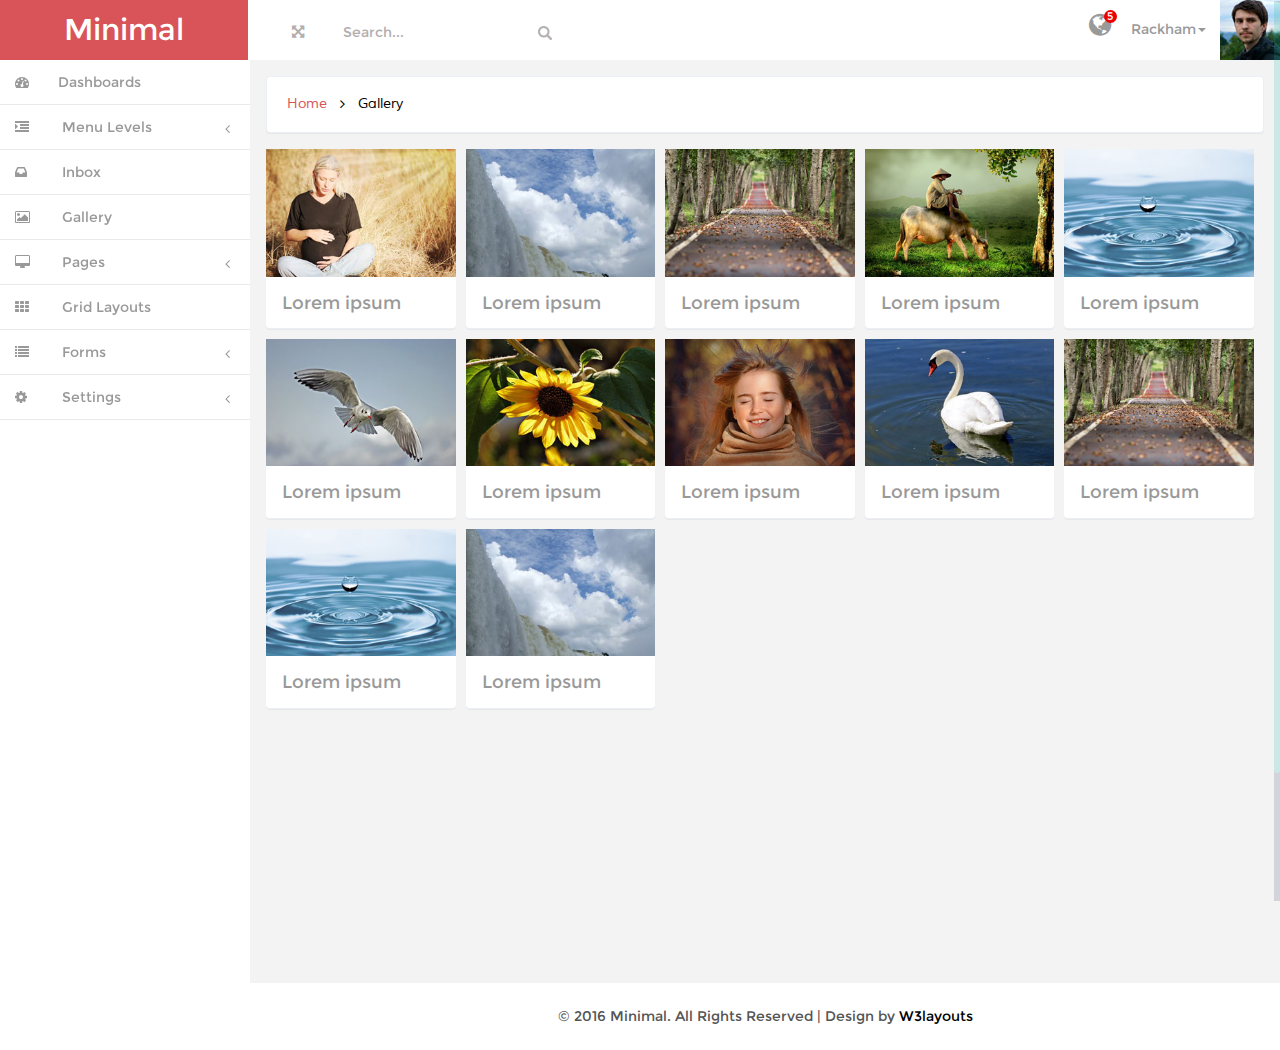
<file: gallery.html>
<!--
Author: W3layouts
Author URL: http://w3layouts.com
License: Creative Commons Attribution 3.0 Unported
License URL: http://creativecommons.org/licenses/by/3.0/
-->
<!DOCTYPE HTML>
<html>
<head>
<title>Minimal an Admin Panel Category Flat Bootstrap Responsive Website Template | Gallery :: w3layouts</title>
<meta name="viewport" content="width=device-width, initial-scale=1">
<meta http-equiv="Content-Type" content="text/html; charset=utf-8" />
<meta name="keywords" content="Minimal Responsive web template, Bootstrap Web Templates, Flat Web Templates, Android Compatible web template, 
Smartphone Compatible web template, free webdesigns for Nokia, Samsung, LG, SonyEricsson, Motorola web design" />
<script type="application/x-javascript"> addEventListener("load", function() { setTimeout(hideURLbar, 0); }, false); function hideURLbar(){ window.scrollTo(0,1); } </script>
<link href="css/bootstrap.min.css" rel='stylesheet' type='text/css' />
<!--<link href="css/bootstrap.css" rel='stylesheet' type='text/css' />-->
<!-- Custom Theme files -->
<link href="css/style.css" rel='stylesheet' type='text/css' />
<link href="css/font-awesome.css" rel="stylesheet"> 
<script src="js/jquery.min.js"> </script>
<script src="js/bootstrap.min.js"> </script>
  
<!-- Mainly scripts -->
<script src="js/jquery.metisMenu.js"></script>
<script src="js/jquery.slimscroll.min.js"></script>
<!-- Custom and plugin javascript -->
<link href="css/custom.css" rel="stylesheet">
<script src="js/custom.js"></script>
<script src="js/screenfull.js"></script>
		<script>
		$(function () {
			$('#supported').text('Supported/allowed: ' + !!screenfull.enabled);

			if (!screenfull.enabled) {
				return false;
			}

			

			$('#toggle').click(function () {
				screenfull.toggle($('#container')[0]);
			});
			

			
		});
		</script>



</head>
<body>
<div id="wrapper">
        <!----->
        <nav class="navbar-default navbar-static-top" role="navigation">
             <div class="navbar-header">
                <button type="button" class="navbar-toggle" data-toggle="collapse" data-target=".navbar-collapse">
                    <span class="sr-only">Toggle navigation</span>
                    <span class="icon-bar"></span>
                    <span class="icon-bar"></span>
                    <span class="icon-bar"></span>
                </button>
               <h1> <a class="navbar-brand" href="index.html">Minimal</a></h1>         
			   </div>
			 <div class=" border-bottom">
        	<div class="full-left">
        	  <section class="full-top">
				<button id="toggle"><i class="fa fa-arrows-alt"></i></button>	
			</section>
			<form class=" navbar-left-right">
              <input type="text"  value="Search..." onfocus="this.value = '';" onblur="if (this.value == '') {this.value = 'Search...';}">
              <input type="submit" value="" class="fa fa-search">
            </form>
            <div class="clearfix"> </div>
           </div>
     
       
            <!-- Brand and toggle get grouped for better mobile display -->
		 
		   <!-- Collect the nav links, forms, and other content for toggling -->
		    <div class="drop-men" >
		        <ul class=" nav_1">
		           
		    		<li class="dropdown at-drop">
		              <a href="#" class="dropdown-toggle dropdown-at " data-toggle="dropdown"><i class="fa fa-globe"></i> <span class="number">5</span></a>
		              <ul class="dropdown-menu menu1 " role="menu">
		                <li><a href="#">
		               
		                	<div class="user-new">
		                	<p>New user registered</p>
		                	<span>40 seconds ago</span>
		                	</div>
		                	<div class="user-new-left">
		                
		                	<i class="fa fa-user-plus"></i>
		                	</div>
		                	<div class="clearfix"> </div>
		                	</a></li>
		                <li><a href="#">
		                	<div class="user-new">
		                	<p>Someone special liked this</p>
		                	<span>3 minutes ago</span>
		                	</div>
		                	<div class="user-new-left">
		                
		                	<i class="fa fa-heart"></i>
		                	</div>
		                	<div class="clearfix"> </div>
		                </a></li>
		                <li><a href="#">
		                	<div class="user-new">
		                	<p>John cancelled the event</p>
		                	<span>4 hours ago</span>
		                	</div>
		                	<div class="user-new-left">
		                
		                	<i class="fa fa-times"></i>
		                	</div>
		                	<div class="clearfix"> </div>
		                </a></li>
		                <li><a href="#">
		                	<div class="user-new">
		                	<p>The server is status is stable</p>
		                	<span>yesterday at 08:30am</span>
		                	</div>
		                	<div class="user-new-left">
		                
		                	<i class="fa fa-info"></i>
		                	</div>
		                	<div class="clearfix"> </div>
		                </a></li>
		                <li><a href="#">
		                	<div class="user-new">
		                	<p>New comments waiting approval</p>
		                	<span>Last Week</span>
		                	</div>
		                	<div class="user-new-left">
		                
		                	<i class="fa fa-rss"></i>
		                	</div>
		                	<div class="clearfix"> </div>
		                </a></li>
		                <li><a href="#" class="view">View all messages</a></li>
		              </ul>
		            </li>
					<li class="dropdown">
		              <a href="#" class="dropdown-toggle dropdown-at" data-toggle="dropdown"><span class=" name-caret">Rackham<i class="caret"></i></span><img src="images/wo.jpg"></a>
		              <ul class="dropdown-menu " role="menu">
		                <li><a href="profile.html"><i class="fa fa-user"></i>Edit Profile</a></li>
		                <li><a href="inbox.html"><i class="fa fa-envelope"></i>Inbox</a></li>
		                <li><a href="calendar.html"><i class="fa fa-calendar"></i>Calender</a></li>
		                <li><a href="inbox.html"><i class="fa fa-clipboard"></i>Tasks</a></li>
		              </ul>
		            </li>
		           
		        </ul>
		     </div><!-- /.navbar-collapse -->
			<div class="clearfix">
       
     </div>
	  
		    <div class="navbar-default sidebar" role="navigation">
                <div class="sidebar-nav navbar-collapse">
                <ul class="nav" id="side-menu">
				
                    <li>
                        <a href="index.html" class=" hvr-bounce-to-right"><i class="fa fa-dashboard nav_icon "></i><span class="nav-label">Dashboards</span> </a>
                    </li>
                   
                    <li>
                        <a href="#" class=" hvr-bounce-to-right"><i class="fa fa-indent nav_icon"></i> <span class="nav-label">Menu Levels</span><span class="fa arrow"></span></a>
                        <ul class="nav nav-second-level">
                            <li><a href="graphs.html" class=" hvr-bounce-to-right"> <i class="fa fa-area-chart nav_icon"></i>Graphs</a></li>
                            
                            <li><a href="maps.html" class=" hvr-bounce-to-right"><i class="fa fa-map-marker nav_icon"></i>Maps</a></li>
			
						<li><a href="typography.html" class=" hvr-bounce-to-right"><i class="fa fa-file-text-o nav_icon"></i>Typography</a></li>

					   </ul>
                    </li>
					 <li>
                        <a href="inbox.html" class=" hvr-bounce-to-right"><i class="fa fa-inbox nav_icon"></i> <span class="nav-label">Inbox</span> </a>
                    </li>
                    
                    <li>
                        <a href="gallery.html" class=" hvr-bounce-to-right"><i class="fa fa-picture-o nav_icon"></i> <span class="nav-label">Gallery</span> </a>
                    </li>
                     <li>
                        <a href="#" class=" hvr-bounce-to-right"><i class="fa fa-desktop nav_icon"></i> <span class="nav-label">Pages</span><span class="fa arrow"></span></a>
                        <ul class="nav nav-second-level">
                            <li><a href="404.html" class=" hvr-bounce-to-right"> <i class="fa fa-info-circle nav_icon"></i>Error 404</a></li>
                            <li><a href="faq.html" class=" hvr-bounce-to-right"><i class="fa fa-question-circle nav_icon"></i>FAQ</a></li>
                            <li><a href="blank.html" class=" hvr-bounce-to-right"><i class="fa fa-file-o nav_icon"></i>Blank</a></li>
                       </ul>
                    </li>
                     <li>
                        <a href="layout.html" class=" hvr-bounce-to-right"><i class="fa fa-th nav_icon"></i> <span class="nav-label">Grid Layouts</span> </a>
                    </li>
                   
                    <li>
                        <a href="#" class=" hvr-bounce-to-right"><i class="fa fa-list nav_icon"></i> <span class="nav-label">Forms</span><span class="fa arrow"></span></a>
                        <ul class="nav nav-second-level">
                            <li><a href="forms.html" class=" hvr-bounce-to-right"><i class="fa fa-align-left nav_icon"></i>Basic forms</a></li>
                            <li><a href="validation.html" class=" hvr-bounce-to-right"><i class="fa fa-check-square-o nav_icon"></i>Validation</a></li>
                        </ul>
                    </li>
                   
                    <li>
                        <a href="#" class=" hvr-bounce-to-right"><i class="fa fa-cog nav_icon"></i> <span class="nav-label">Settings</span><span class="fa arrow"></span></a>
                        <ul class="nav nav-second-level">
                            <li><a href="signin.html" class=" hvr-bounce-to-right"><i class="fa fa-sign-in nav_icon"></i>Signin</a></li>
                            <li><a href="signup.html" class=" hvr-bounce-to-right"><i class="fa fa-sign-in nav_icon"></i>Singup</a></li>
                        </ul>
                    </li>
                </ul>
            </div>
			</div>
        </nav>
		 <div id="page-wrapper" class="gray-bg dashbard-1">
       <div class="content-main">
 
 	<!--banner-->	
		    <div class="banner">
		    	<h2>
			<a href="index.html">Home</a>
			<i class="fa fa-angle-right"></i>
				<span>Gallery</span>
				</h2>
		    </div>
		<!--//banner-->
 	 <!--gallery-->
 	 <div class="gallery">
 	 	<div class="col-md">
 	 		<div class="gallery-img">
 	 		<a href="images/ga.jpg" class="b-link-stripe b-animate-go  swipebox"  title="Image Title" >
				 <img class="img-responsive " src="images/ga.jpg" alt="" />   
					<span class="zoom-icon"> </span> </a>
			</a>
			</div>	
 	 		<div class="text-gallery">
 	 			<h6>Lorem ipsum</h6>
 	 		</div>
 	 	</div>
 	 	<div class="col-md">
 	 		<div class="gallery-img">
 	 		<a href="images/ga1.jpg" class="b-link-stripe b-animate-go  swipebox"  title="Image Title" >
				 <img class="img-responsive " src="images/ga1.jpg" alt="" />   
					<span class="zoom-icon"> </span> </a>
			</a>
			</div>	
 	 		<div class="text-gallery">
 	 			<h6>Lorem ipsum</h6>
 	 		</div>
 	 	</div>
 	 	<div class="col-md">
 	 		<div class="gallery-img">
 	 		<a href="images/ga2.jpg" class="b-link-stripe b-animate-go  swipebox"  title="Image Title" >
				 <img class="img-responsive " src="images/ga2.jpg" alt="" />   
					<span class="zoom-icon"> </span> </a>
			</a>
			</div>	
 	 		<div class="text-gallery">
 	 			<h6>Lorem ipsum</h6>
 	 		</div>
 	 	</div>
 	 	<div class="col-md">
 	 		<div class="gallery-img">
 	 		<a href="images/ga3.jpg" class="b-link-stripe b-animate-go  swipebox"  title="Image Title" >
				 <img class="img-responsive " src="images/ga3.jpg" alt="" />   
					<span class="zoom-icon"> </span> </a>
			</a>
			</div>	
 	 		<div class="text-gallery">
 	 			<h6>Lorem ipsum</h6>
 	 		</div>
 	 	</div>
 	 	<div class="col-md">
 	 		<div class="gallery-img">
 	 		<a href="images/ga4.jpg" class="b-link-stripe b-animate-go  swipebox"  title="Image Title" >
				 <img class="img-responsive " src="images/ga4.jpg" alt="" />   
					<span class="zoom-icon"> </span> </a>
			</a>
			</div>	
 	 		<div class="text-gallery">
 	 			<h6>Lorem ipsum</h6>
 	 		</div>
 	 	</div>
 	 	<div class="col-md">
 	 		<div class="gallery-img">
 	 		<a href="images/ga5.jpg" class="b-link-stripe b-animate-go  swipebox"  title="Image Title" >
				 <img class="img-responsive " src="images/ga5.jpg" alt="" />   
					<span class="zoom-icon"> </span> </a>
			</a>
			</div>	
 	 		<div class="text-gallery">
 	 			<h6>Lorem ipsum</h6>
 	 		</div>
 	 	</div>
 	 	<div class="col-md">
 	 		<div class="gallery-img">
 	 		<a href="images/ga6.jpg" class="b-link-stripe b-animate-go  swipebox"  title="Image Title" >
				 <img class="img-responsive " src="images/ga6.jpg" alt="" />   
					<span class="zoom-icon"> </span> </a>
			</a>
			</div>	
 	 		<div class="text-gallery">
 	 			<h6>Lorem ipsum</h6>
 	 		</div>
 	 	</div>
 	 	<div class="col-md">
 	 		<div class="gallery-img">
 	 		<a href="images/ga7.jpg" class="b-link-stripe b-animate-go  swipebox"  title="Image Title" >
				 <img class="img-responsive " src="images/ga7.jpg" alt="" />   
					<span class="zoom-icon"> </span> </a>
			</a>
			</div>	
 	 		<div class="text-gallery">
 	 			<h6>Lorem ipsum</h6>
 	 		</div>
 	 	</div>
 	 	<div class="col-md">
 	 		<div class="gallery-img">
 	 		<a href="images/ga8.jpg" class="b-link-stripe b-animate-go  swipebox"  title="Image Title" >
				 <img class="img-responsive " src="images/ga8.jpg" alt="" />   
					<span class="zoom-icon"> </span> </a>
			</a>
			</div>	
 	 		<div class="text-gallery">
 	 			<h6>Lorem ipsum</h6>
 	 		</div>
 	 	</div>
 	 	<div class="col-md">
 	 		<div class="gallery-img">
 	 		<a href="images/ga2.jpg" class="b-link-stripe b-animate-go  swipebox"  title="Image Title" >
				 <img class="img-responsive " src="images/ga2.jpg" alt="" />   
					<span class="zoom-icon"> </span> </a>
			</a>
			</div>	
 	 		<div class="text-gallery">
 	 			<h6>Lorem ipsum</h6>
 	 		</div>
 	 	</div>
 	 	<div class="col-md">
 	 		<div class="gallery-img">
 	 		<a href="images/ga4.jpg" class="b-link-stripe b-animate-go  swipebox"  title="Image Title" >
				 <img class="img-responsive " src="images/ga4.jpg" alt="" />   
					<span class="zoom-icon"> </span> </a>
			</a>
			</div>	
 	 		<div class="text-gallery">
 	 			<h6>Lorem ipsum</h6>
 	 		</div>
 	 	</div>
 	 	<div class="col-md">
 	 		<div class="gallery-img">
 	 		<a href="images/ga1.jpg" class="b-link-stripe b-animate-go  swipebox"  title="Image Title" >
				 <img class="img-responsive " src="images/ga1.jpg" alt="" />   
					<span class="zoom-icon"> </span> </a>
			</a>
			</div>	
 	 		<div class="text-gallery">
 	 			<h6>Lorem ipsum</h6>
 	 		</div>
 	 	</div>
 	 	
 	 	 <div class="clearfix"> </div>
 	 </div>
	<!--//gallery-->
		<!---->
<div class="copy">
            <p> &copy; 2016 Minimal. All Rights Reserved | Design by <a href="http://w3layouts.com/" target="_blank">W3layouts</a> </p>	    </div>
		</div>
		</div>
		<div class="clearfix"> </div>
       </div>
     
<!---->
<link rel="stylesheet" href="css/swipebox.css">
	<script src="js/jquery.swipebox.min.js"></script> 
	    <script type="text/javascript">
			jQuery(function($) {
				$(".swipebox").swipebox();
			});
</script>
<!--scrolling js-->
	<script src="js/jquery.nicescroll.js"></script>
	<script src="js/scripts.js"></script>
	<!--//scrolling js-->

</body>
</html>
</file>
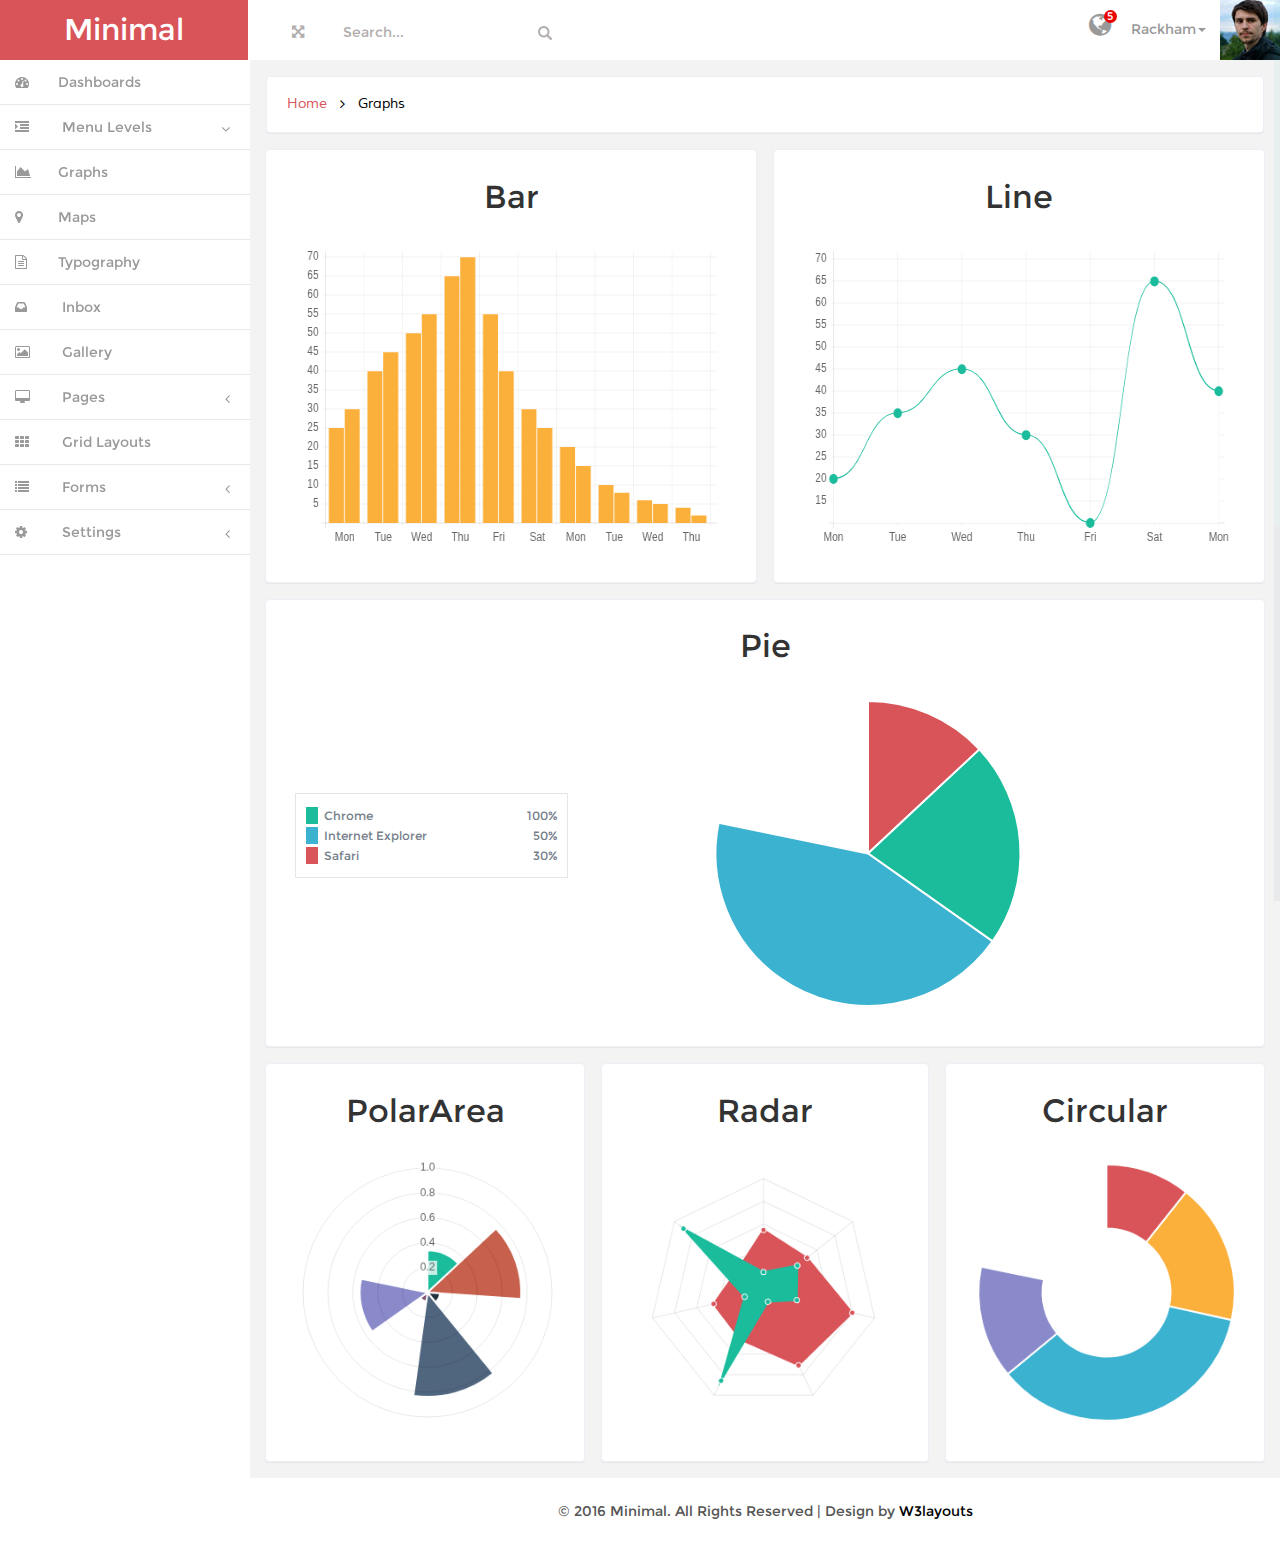
<file: graphs.html>
<!--
Author: W3layouts
Author URL: http://w3layouts.com
License: Creative Commons Attribution 3.0 Unported
License URL: http://creativecommons.org/licenses/by/3.0/
-->
<!DOCTYPE HTML>
<html>
<head>
<title>Minimal an Admin Panel Category Flat Bootstrap Resposive Website Template | Graphs :: w3layouts</title>
<meta name="viewport" content="width=device-width, initial-scale=1">
<meta http-equiv="Content-Type" content="text/html; charset=utf-8" />
<meta name="keywords" content="Minimal Responsive web template, Bootstrap Web Templates, Flat Web Templates, Android Compatible web template, 
Smartphone Compatible web template, free webdesigns for Nokia, Samsung, LG, SonyEricsson, Motorola web design" />
<script type="application/x-javascript"> addEventListener("load", function() { setTimeout(hideURLbar, 0); }, false); function hideURLbar(){ window.scrollTo(0,1); } </script>
<link href="css/bootstrap.min.css" rel='stylesheet' type='text/css' />
<!-- Custom Theme files -->
<link href="css/style.css" rel='stylesheet' type='text/css' />
<link href="css/font-awesome.css" rel="stylesheet"> 
<script src="js/jquery.min.js"> </script>
<script src="js/Chart.js"></script>
</head>
<body>
<div id="wrapper">
       <!----->
        <nav class="navbar-default navbar-static-top" role="navigation">
             <div class="navbar-header">
                <button type="button" class="navbar-toggle" data-toggle="collapse" data-target=".navbar-collapse">
                    <span class="sr-only">Toggle navigation</span>
                    <span class="icon-bar"></span>
                    <span class="icon-bar"></span>
                    <span class="icon-bar"></span>
                </button>
               <h1> <a class="navbar-brand" href="index.html">Minimal</a></h1>         
			   </div>
			 <div class=" border-bottom">
        	<div class="full-left">
        	  <section class="full-top">
				<button id="toggle"><i class="fa fa-arrows-alt"></i></button>	
			</section>
			<form class=" navbar-left-right">
              <input type="text"  value="Search..." onfocus="this.value = '';" onblur="if (this.value == '') {this.value = 'Search...';}">
              <input type="submit" value="" class="fa fa-search">
            </form>
            <div class="clearfix"> </div>
           </div>
     
       
            <!-- Brand and toggle get grouped for better mobile display -->
		 
		   <!-- Collect the nav links, forms, and other content for toggling -->
		    <div class="drop-men" >
		        <ul class=" nav_1">
		           
		    		<li class="dropdown at-drop">
		              <a href="#" class="dropdown-toggle dropdown-at " data-toggle="dropdown"><i class="fa fa-globe"></i> <span class="number">5</span></a>
		              <ul class="dropdown-menu menu1 " role="menu">
		                <li><a href="#">
		               
		                	<div class="user-new">
		                	<p>New user registered</p>
		                	<span>40 seconds ago</span>
		                	</div>
		                	<div class="user-new-left">
		                
		                	<i class="fa fa-user-plus"></i>
		                	</div>
		                	<div class="clearfix"> </div>
		                	</a></li>
		                <li><a href="#">
		                	<div class="user-new">
		                	<p>Someone special liked this</p>
		                	<span>3 minutes ago</span>
		                	</div>
		                	<div class="user-new-left">
		                
		                	<i class="fa fa-heart"></i>
		                	</div>
		                	<div class="clearfix"> </div>
		                </a></li>
		                <li><a href="#">
		                	<div class="user-new">
		                	<p>John cancelled the event</p>
		                	<span>4 hours ago</span>
		                	</div>
		                	<div class="user-new-left">
		                
		                	<i class="fa fa-times"></i>
		                	</div>
		                	<div class="clearfix"> </div>
		                </a></li>
		                <li><a href="#">
		                	<div class="user-new">
		                	<p>The server is status is stable</p>
		                	<span>yesterday at 08:30am</span>
		                	</div>
		                	<div class="user-new-left">
		                
		                	<i class="fa fa-info"></i>
		                	</div>
		                	<div class="clearfix"> </div>
		                </a></li>
		                <li><a href="#">
		                	<div class="user-new">
		                	<p>New comments waiting approval</p>
		                	<span>Last Week</span>
		                	</div>
		                	<div class="user-new-left">
		                
		                	<i class="fa fa-rss"></i>
		                	</div>
		                	<div class="clearfix"> </div>
		                </a></li>
		                <li><a href="#" class="view">View all messages</a></li>
		              </ul>
		            </li>
					<li class="dropdown">
		              <a href="#" class="dropdown-toggle dropdown-at" data-toggle="dropdown"><span class=" name-caret">Rackham<i class="caret"></i></span><img src="images/wo.jpg"></a>
		              <ul class="dropdown-menu " role="menu">
		                <li><a href="profile.html"><i class="fa fa-user"></i>Edit Profile</a></li>
		                <li><a href="inbox.html"><i class="fa fa-envelope"></i>Inbox</a></li>
		                <li><a href="calendar.html"><i class="fa fa-calendar"></i>Calender</a></li>
		                <li><a href="inbox.html"><i class="fa fa-clipboard"></i>Tasks</a></li>
		              </ul>
		            </li>
		           
		        </ul>
		     </div><!-- /.navbar-collapse -->
			<div class="clearfix">
       
     </div>
	  
		    <div class="navbar-default sidebar" role="navigation">
                <div class="sidebar-nav navbar-collapse">
                <ul class="nav" id="side-menu">
				
                    <li>
                        <a href="index.html" class=" hvr-bounce-to-right"><i class="fa fa-dashboard nav_icon "></i><span class="nav-label">Dashboards</span> </a>
                    </li>
                   
                    <li>
                        <a href="#" class=" hvr-bounce-to-right"><i class="fa fa-indent nav_icon"></i> <span class="nav-label">Menu Levels</span><span class="fa arrow"></span></a>
                        <ul class="nav nav-second-level">
                            <li><a href="graphs.html" class=" hvr-bounce-to-right"> <i class="fa fa-area-chart nav_icon"></i>Graphs</a></li>
                            
                            <li><a href="maps.html" class=" hvr-bounce-to-right"><i class="fa fa-map-marker nav_icon"></i>Maps</a></li>
			
						<li><a href="typography.html" class=" hvr-bounce-to-right"><i class="fa fa-file-text-o nav_icon"></i>Typography</a></li>

					   </ul>
                    </li>
					 <li>
                        <a href="inbox.html" class=" hvr-bounce-to-right"><i class="fa fa-inbox nav_icon"></i> <span class="nav-label">Inbox</span> </a>
                    </li>
                    
                    <li>
                        <a href="gallery.html" class=" hvr-bounce-to-right"><i class="fa fa-picture-o nav_icon"></i> <span class="nav-label">Gallery</span> </a>
                    </li>
                     <li>
                        <a href="#" class=" hvr-bounce-to-right"><i class="fa fa-desktop nav_icon"></i> <span class="nav-label">Pages</span><span class="fa arrow"></span></a>
                        <ul class="nav nav-second-level">
                            <li><a href="404.html" class=" hvr-bounce-to-right"> <i class="fa fa-info-circle nav_icon"></i>Error 404</a></li>
                            <li><a href="faq.html" class=" hvr-bounce-to-right"><i class="fa fa-question-circle nav_icon"></i>FAQ</a></li>
                            <li><a href="blank.html" class=" hvr-bounce-to-right"><i class="fa fa-file-o nav_icon"></i>Blank</a></li>
                       </ul>
                    </li>
                     <li>
                        <a href="layout.html" class=" hvr-bounce-to-right"><i class="fa fa-th nav_icon"></i> <span class="nav-label">Grid Layouts</span> </a>
                    </li>
                   
                    <li>
                        <a href="#" class=" hvr-bounce-to-right"><i class="fa fa-list nav_icon"></i> <span class="nav-label">Forms</span><span class="fa arrow"></span></a>
                        <ul class="nav nav-second-level">
                            <li><a href="forms.html" class=" hvr-bounce-to-right"><i class="fa fa-align-left nav_icon"></i>Basic forms</a></li>
                            <li><a href="validation.html" class=" hvr-bounce-to-right"><i class="fa fa-check-square-o nav_icon"></i>Validation</a></li>
                        </ul>
                    </li>
                   
                    <li>
                        <a href="#" class=" hvr-bounce-to-right"><i class="fa fa-cog nav_icon"></i> <span class="nav-label">Settings</span><span class="fa arrow"></span></a>
                        <ul class="nav nav-second-level">
                            <li><a href="signin.html" class=" hvr-bounce-to-right"><i class="fa fa-sign-in nav_icon"></i>Signin</a></li>
                            <li><a href="signup.html" class=" hvr-bounce-to-right"><i class="fa fa-sign-in nav_icon"></i>Singup</a></li>
                        </ul>
                    </li>
                </ul>
            </div>
			</div>
        </nav>
		 <div id="page-wrapper" class="gray-bg dashbard-1">
       <div class="content-main">
 
 	<!--banner-->	
		   <div class="banner">
		    	<h2>
				<a href="index.html">Home</a>
				<i class="fa fa-angle-right"></i>
				<span>Graphs</span>
				</h2>
		    </div>
		<!--//banner-->
	
 	<!--//grid-->
 	<div class="graph">
<div class="graph-grid">
	<div class="col-md-6 graph-1">
		<div class="grid-1">
									<h4>Bar</h4>
									<canvas id="bar1" height="300" width="500" style="width: 500px; height: 300px;"></canvas>
									<script>
										var barChartData = {
											labels : ["Mon","Tue","Wed","Thu","Fri","Sat","Mon","Tue","Wed","Thu"],
											datasets : [
												{
													fillColor : "#FBB03B",
													strokeColor : "#FBB03B",
													data : [25,40,50,65,55,30,20,10,6,4]
												},
												{
													fillColor : "#FBB03B",
													strokeColor : "#FBB03B",
													data : [30,45,55,70,40,25,15,8,5,2]
												}
											]
											
										};
											new Chart(document.getElementById("bar1").getContext("2d")).Bar(barChartData);
									</script>
								</div>
	</div>
	<div class="col-md-6 graph-2">
		<div class="grid-1">
								<h4>Line</h4>
								<canvas id="line1" height="300" width="500" style="width: 500px; height: 300px;"></canvas>
								<script>
										var lineChartData = {
											labels : ["Mon","Tue","Wed","Thu","Fri","Sat","Mon"],
											datasets : [
												{
													fillColor : "#fff",
													strokeColor : "#1ABC9C",
													pointColor : "#1ABC9C",
													pointStrokeColor : "#1ABC9C",
													data : [20,35,45,30,10,65,40]
												}
											]
											
										};
										new Chart(document.getElementById("line1").getContext("2d")).Line(lineChartData);
								</script>
							</div>
	</div>
	<div class="clearfix"> </div>
</div>
	<div class="col-md-12 graph-box1 clearfix">	
							<div class="grid-1">
								<h4>Pie</h4>
								<div class="grid-graph">
									<div class="grid-graph1">
									<div id="os-Win-lbl">Chrome <span>100%</span></div>
									<div id="os-Mac-lbl">Internet Explorer <span> 50%</span></div>
									<div id="os-Other-lbl">Safari<span>30%</span></div>
								 </div>
								 </div>
							<div class="grid-2">
								<canvas id="pie" height="315" width="470" style="width: 470px; height: 315px;"></canvas>
								<script>
									var pieData = [
										{
											value: 30,
											color:"#D95459"
										},
										{
											value : 50,
											color : "#1ABC9C"
										},
										{
											value : 100,
											color : "#3BB2D0"
										}
									
									];
									new Chart(document.getElementById("pie").getContext("2d")).Pie(pieData);
								</script>
							</div>
							<div class="clearfix"> </div>
						</div>
						
					</div>	
<!------------------------------------->
				
					<div class="graph-box">
						<div class="col-md-4 graph-3">
							<div class="grid-1 grid-on">
								<h4>PolarArea</h4>
								<canvas id="polarArea" height="300" width="300" style="width: 300px; height: 300px;"></canvas>
								<script>
									var chartData = [
										{
											value : Math.random(),
											color: "#1ABC9C"
										},
										{
											value : Math.random(),
											color: "#C7604C"
										},
										{
											value : Math.random(),
											color: "#21323D"
										},
										{
											value : Math.random(),
											color: "#50667f"
										},
										{
											value : Math.random(),
											color: "#7D4F6D"
										},
										{
											value : Math.random(),
											color: "#8a8acb"
										}
									];
									new Chart(document.getElementById("polarArea").getContext("2d")).PolarArea(chartData);
								</script>
							</div>
						</div>
							<div class="col-md-4 graph-4 ">
							<div class="grid-1 grid-on">
								<h4>Radar</h4>
								<canvas id="radar" height="300" width="300" style="width: 300px; height: 300px;"></canvas>
									<script>
										var radarChartData = {
											labels : ["","","","","","",""],
											datasets : [
												{
													fillColor : "#D95459",
													strokeColor : "#D95459",
													pointColor : "#D95459",
													pointStrokeColor : "#fff",
													data : [65,59,90,81,56,55,40]
												},
												{
													fillColor : "#1ABC9C",
													strokeColor : "#1ABC9C",
													pointColor : "#1ABC9C",
													pointStrokeColor : "#fff",
													data : [28,48,40,19,96,27,100]
												}
											]
											
										};
										new Chart(document.getElementById("radar").getContext("2d")).Radar(radarChartData);
									</script>
								</div>
						</div>
						<div class="col-md-4 graph-5">
							<div class="grid-1 grid-on">
								<h4>Circular</h4>
								<canvas id="doughnut" height="300" width="300" style="width: 300px; height: 300px;"></canvas>
								<script>
									var doughnutData = [
									{
										value: 30,
										color:"#D95459"
									},
									{
										value : 50,
										color : "#FBB03B"
									},
									{
										value : 100,
										color : "#3BB2D0"
									},
									{
										value : 40,
										color : "#8a8acb"
									},
									];
									new Chart(document.getElementById("doughnut").getContext("2d")).Doughnut(doughnutData);
								</script>
							</div>
						</div>
					
						
						<div class="clearfix"> </div>
					</div>				
				</div>
				
		<!---->
		<div class="copy">
            <p> &copy; 2016 Minimal. All Rights Reserved | Design by <a href="http://w3layouts.com/" target="_blank">W3layouts</a> </p>	    </div>
		</div>
		</div>
		<div class="clearfix"> </div>
       </div>
  
<!---->

<script src="js/bootstrap.min.js"> </script>
  
  
<!-- Mainly scripts -->
<script src="js/jquery.metisMenu.js"></script>
<script src="js/jquery.slimscroll.min.js"></script>
<!-- Custom and plugin javascript -->
<link href="css/custom.css" rel="stylesheet">
<script src="js/custom.js"></script>
<script src="js/screenfull.js"></script>
		<script>
		$(function () {
			$('#supported').text('Supported/allowed: ' + !!screenfull.enabled);

			if (!screenfull.enabled) {
				return false;
			}

			

			$('#toggle').click(function () {
				screenfull.toggle($('#container')[0]);
			});
			

			
		});
		</script>

<!----->

<!--scrolling js-->
	<script src="js/jquery.nicescroll.js"></script>
	<script src="js/scripts.js"></script>
	<!--//scrolling js-->
</body>
</html>
</file>
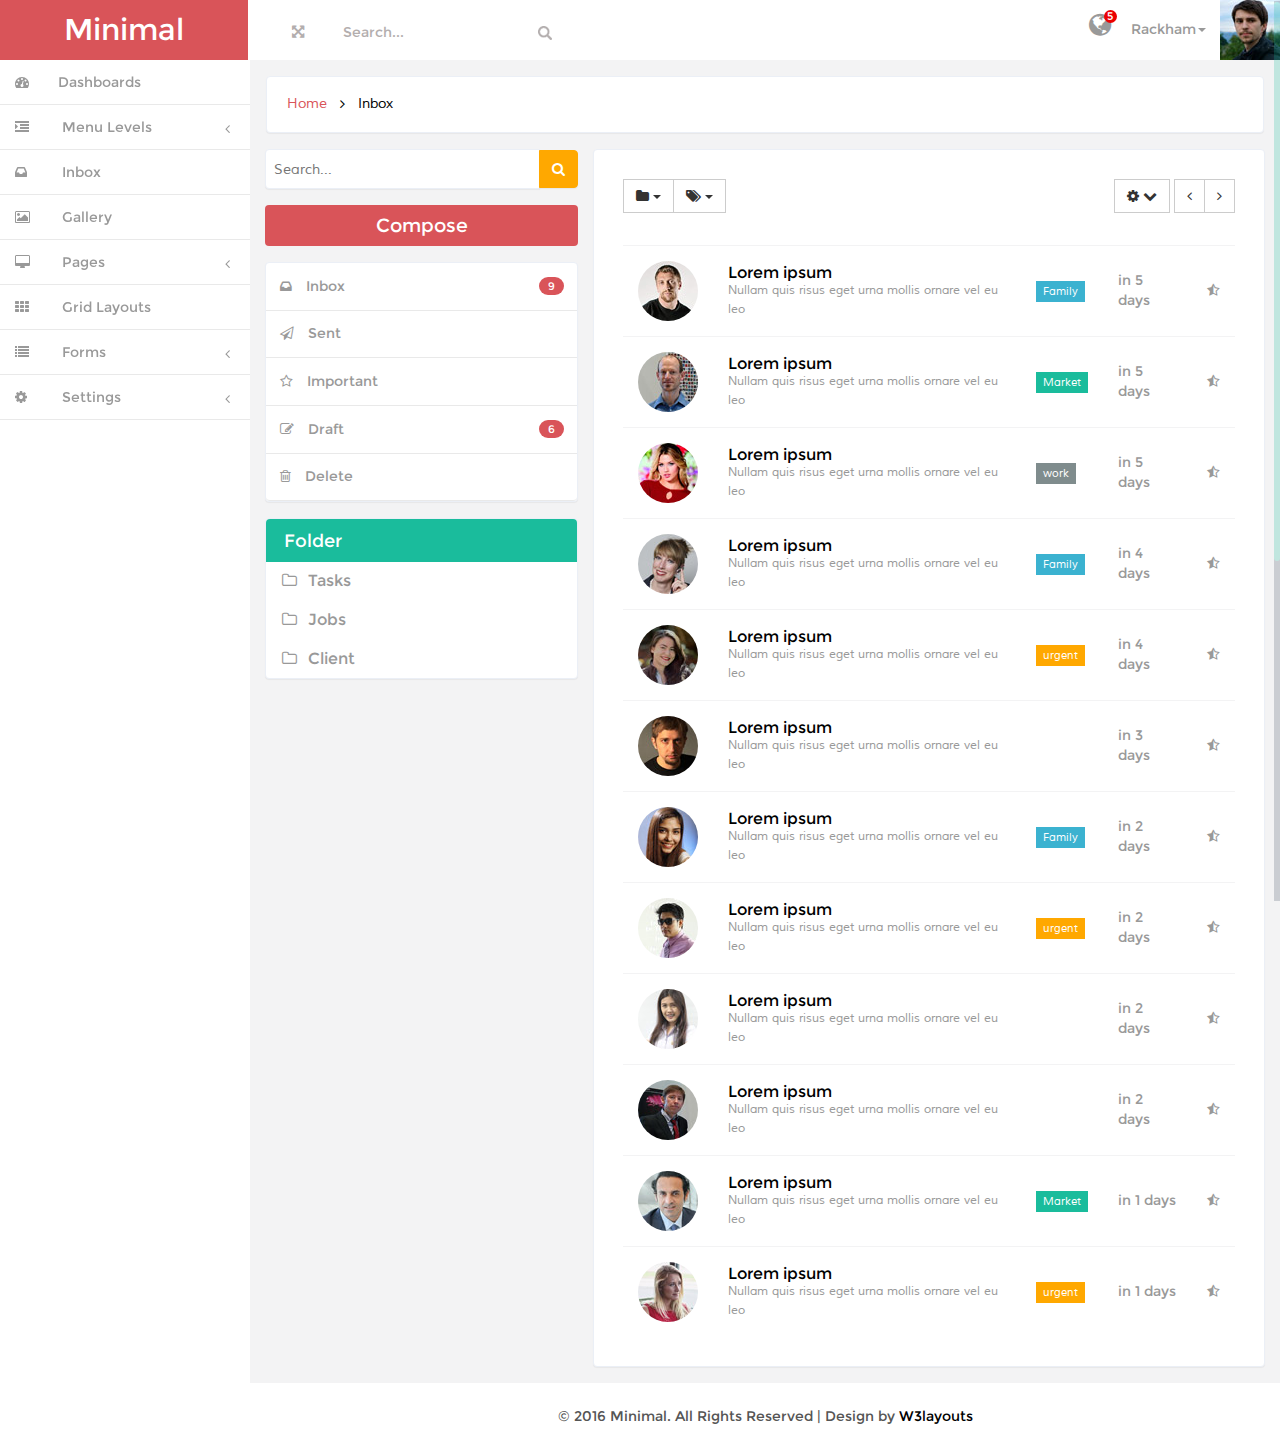
<file: inbox.html>
<!--
Author: W3layouts
Author URL: http://w3layouts.com
License: Creative Commons Attribution 3.0 Unported
License URL: http://creativecommons.org/licenses/by/3.0/
-->
<!DOCTYPE HTML>
<html>
<head>
<title>Minimal an Admin Panel Category Flat Bootstrap Responsive Website Template | Inbox :: w3layouts</title>
<meta name="viewport" content="width=device-width, initial-scale=1">
<meta http-equiv="Content-Type" content="text/html; charset=utf-8" />
<meta name="keywords" content="Minimal Responsive web template, Bootstrap Web Templates, Flat Web Templates, Android Compatible web template, 
Smartphone Compatible web template, free webdesigns for Nokia, Samsung, LG, SonyEricsson, Motorola web design" />
<script type="application/x-javascript"> addEventListener("load", function() { setTimeout(hideURLbar, 0); }, false); function hideURLbar(){ window.scrollTo(0,1); } </script>
<link href="css/bootstrap.min.css" rel='stylesheet' type='text/css' />
<!-- Custom Theme files -->
<link href="css/style.css" rel='stylesheet' type='text/css' />
<link href="css/font-awesome.css" rel="stylesheet"> 
<script src="js/jquery.min.js"> </script>
<script src="js/bootstrap.min.js"> </script>
  
<!-- Mainly scripts -->
<script src="js/jquery.metisMenu.js"></script>
<script src="js/jquery.slimscroll.min.js"></script>
<!-- Custom and plugin javascript -->
<link href="css/custom.css" rel="stylesheet">
<script src="js/custom.js"></script>
<script src="js/screenfull.js"></script>
		<script>
		$(function () {
			$('#supported').text('Supported/allowed: ' + !!screenfull.enabled);

			if (!screenfull.enabled) {
				return false;
			}

			

			$('#toggle').click(function () {
				screenfull.toggle($('#container')[0]);
			});
			

			
		});
		</script>

</head>
<body>
<div id="wrapper">
       <!----->
        <nav class="navbar-default navbar-static-top" role="navigation">
             <div class="navbar-header">
                <button type="button" class="navbar-toggle" data-toggle="collapse" data-target=".navbar-collapse">
                    <span class="sr-only">Toggle navigation</span>
                    <span class="icon-bar"></span>
                    <span class="icon-bar"></span>
                    <span class="icon-bar"></span>
                </button>
               <h1> <a class="navbar-brand" href="index.html">Minimal</a></h1>         
			   </div>
			 <div class=" border-bottom">
        	<div class="full-left">
        	  <section class="full-top">
				<button id="toggle"><i class="fa fa-arrows-alt"></i></button>	
			</section>
			<form class=" navbar-left-right">
              <input type="text"  value="Search..." onfocus="this.value = '';" onblur="if (this.value == '') {this.value = 'Search...';}">
              <input type="submit" value="" class="fa fa-search">
            </form>
            <div class="clearfix"> </div>
           </div>
     
       
            <!-- Brand and toggle get grouped for better mobile display -->
		 
		   <!-- Collect the nav links, forms, and other content for toggling -->
		    <div class="drop-men" >
		        <ul class=" nav_1">
		           
		    		<li class="dropdown at-drop">
		              <a href="#" class="dropdown-toggle dropdown-at " data-toggle="dropdown"><i class="fa fa-globe"></i> <span class="number">5</span></a>
		              <ul class="dropdown-menu menu1 " role="menu">
		                <li><a href="#">
		               
		                	<div class="user-new">
		                	<p>New user registered</p>
		                	<span>40 seconds ago</span>
		                	</div>
		                	<div class="user-new-left">
		                
		                	<i class="fa fa-user-plus"></i>
		                	</div>
		                	<div class="clearfix"> </div>
		                	</a></li>
		                <li><a href="#">
		                	<div class="user-new">
		                	<p>Someone special liked this</p>
		                	<span>3 minutes ago</span>
		                	</div>
		                	<div class="user-new-left">
		                
		                	<i class="fa fa-heart"></i>
		                	</div>
		                	<div class="clearfix"> </div>
		                </a></li>
		                <li><a href="#">
		                	<div class="user-new">
		                	<p>John cancelled the event</p>
		                	<span>4 hours ago</span>
		                	</div>
		                	<div class="user-new-left">
		                
		                	<i class="fa fa-times"></i>
		                	</div>
		                	<div class="clearfix"> </div>
		                </a></li>
		                <li><a href="#">
		                	<div class="user-new">
		                	<p>The server is status is stable</p>
		                	<span>yesterday at 08:30am</span>
		                	</div>
		                	<div class="user-new-left">
		                
		                	<i class="fa fa-info"></i>
		                	</div>
		                	<div class="clearfix"> </div>
		                </a></li>
		                <li><a href="#">
		                	<div class="user-new">
		                	<p>New comments waiting approval</p>
		                	<span>Last Week</span>
		                	</div>
		                	<div class="user-new-left">
		                
		                	<i class="fa fa-rss"></i>
		                	</div>
		                	<div class="clearfix"> </div>
		                </a></li>
		                <li><a href="#" class="view">View all messages</a></li>
		              </ul>
		            </li>
					<li class="dropdown">
		              <a href="#" class="dropdown-toggle dropdown-at" data-toggle="dropdown"><span class=" name-caret">Rackham<i class="caret"></i></span><img src="images/wo.jpg"></a>
		              <ul class="dropdown-menu " role="menu">
		                <li><a href="profile.html"><i class="fa fa-user"></i>Edit Profile</a></li>
		                <li><a href="inbox.html"><i class="fa fa-envelope"></i>Inbox</a></li>
		                <li><a href="calendar.html"><i class="fa fa-calendar"></i>Calender</a></li>
		                <li><a href="inbox.html"><i class="fa fa-clipboard"></i>Tasks</a></li>
		              </ul>
		            </li>
		           
		        </ul>
		     </div><!-- /.navbar-collapse -->
			<div class="clearfix">
       
     </div>
	  
		    <div class="navbar-default sidebar" role="navigation">
                <div class="sidebar-nav navbar-collapse">
                <ul class="nav" id="side-menu">
				
                    <li>
                        <a href="index.html" class=" hvr-bounce-to-right"><i class="fa fa-dashboard nav_icon "></i><span class="nav-label">Dashboards</span> </a>
                    </li>
                   
                    <li>
                        <a href="#" class=" hvr-bounce-to-right"><i class="fa fa-indent nav_icon"></i> <span class="nav-label">Menu Levels</span><span class="fa arrow"></span></a>
                        <ul class="nav nav-second-level">
                            <li><a href="graphs.html" class=" hvr-bounce-to-right"> <i class="fa fa-area-chart nav_icon"></i>Graphs</a></li>
                            
                            <li><a href="maps.html" class=" hvr-bounce-to-right"><i class="fa fa-map-marker nav_icon"></i>Maps</a></li>
			
						<li><a href="typography.html" class=" hvr-bounce-to-right"><i class="fa fa-file-text-o nav_icon"></i>Typography</a></li>

					   </ul>
                    </li>
					 <li>
                        <a href="inbox.html" class=" hvr-bounce-to-right"><i class="fa fa-inbox nav_icon"></i> <span class="nav-label">Inbox</span> </a>
                    </li>
                    
                    <li>
                        <a href="gallery.html" class=" hvr-bounce-to-right"><i class="fa fa-picture-o nav_icon"></i> <span class="nav-label">Gallery</span> </a>
                    </li>
                     <li>
                        <a href="#" class=" hvr-bounce-to-right"><i class="fa fa-desktop nav_icon"></i> <span class="nav-label">Pages</span><span class="fa arrow"></span></a>
                        <ul class="nav nav-second-level">
                            <li><a href="404.html" class=" hvr-bounce-to-right"> <i class="fa fa-info-circle nav_icon"></i>Error 404</a></li>
                            <li><a href="faq.html" class=" hvr-bounce-to-right"><i class="fa fa-question-circle nav_icon"></i>FAQ</a></li>
                            <li><a href="blank.html" class=" hvr-bounce-to-right"><i class="fa fa-file-o nav_icon"></i>Blank</a></li>
                       </ul>
                    </li>
                     <li>
                        <a href="layout.html" class=" hvr-bounce-to-right"><i class="fa fa-th nav_icon"></i> <span class="nav-label">Grid Layouts</span> </a>
                    </li>
                   
                    <li>
                        <a href="#" class=" hvr-bounce-to-right"><i class="fa fa-list nav_icon"></i> <span class="nav-label">Forms</span><span class="fa arrow"></span></a>
                        <ul class="nav nav-second-level">
                            <li><a href="forms.html" class=" hvr-bounce-to-right"><i class="fa fa-align-left nav_icon"></i>Basic forms</a></li>
                            <li><a href="validation.html" class=" hvr-bounce-to-right"><i class="fa fa-check-square-o nav_icon"></i>Validation</a></li>
                        </ul>
                    </li>
                   
                    <li>
                        <a href="#" class=" hvr-bounce-to-right"><i class="fa fa-cog nav_icon"></i> <span class="nav-label">Settings</span><span class="fa arrow"></span></a>
                        <ul class="nav nav-second-level">
                            <li><a href="signin.html" class=" hvr-bounce-to-right"><i class="fa fa-sign-in nav_icon"></i>Signin</a></li>
                            <li><a href="signup.html" class=" hvr-bounce-to-right"><i class="fa fa-sign-in nav_icon"></i>Singup</a></li>
                        </ul>
                    </li>
                </ul>
            </div>
			</div>
        </nav>
		 <div id="page-wrapper" class="gray-bg dashbard-1">
       <div class="content-main">
 
 	<!--banner-->	
		     <div class="banner">
		    	<h2>
				<a href="index.html">Home</a>
				<i class="fa fa-angle-right"></i>
				<span>Inbox</span>
				</h2>
		    </div>
		<!--//banner-->
 	<!--grid-->
 	 <div class="inbox-mail">
	<div class="col-md-4 compose">
		<form action="#" method="GET">
                <div class="input-group input-group-in">
                    <input type="text" name="search" class="form-control2 input-search" placeholder="Search...">
                    <span class="input-group-btn">
                        <button class="btn btn-success" type="button"><i class="fa fa-search"></i></button>
                    </span>
                </div><!-- Input Group -->
            </form>
            <h2>Compose</h2>
    <nav class="nav-sidebar">
		<ul class="nav tabs">
          <li class="active"><a href="#tab1" data-toggle="tab"><i class="fa fa-inbox"></i>Inbox <span>9</span><div class="clearfix"></div></a></li>
          <li class=""><a href="#tab2" data-toggle="tab"><i class="fa fa-paper-plane-o"></i>Sent</a></li>
          <li class=""><a href="#tab3" data-toggle="tab"><i class="fa fa-star-o"></i>Important</a></li> 
          <li class=""><a href="#tab4" data-toggle="tab"><i class="fa fa-pencil-square-o"></i>Draft <span>6</span><div class="clearfix"></div></a></li>  
          <li class=""><a href="#tab5" data-toggle="tab"><i class="fa fa-trash-o"></i>Delete</a></li>                              
		</ul>
	</nav>
		<div class="content-box">
			<ul>
			<li><span>Folder</span></li>
			<li><a href="#"><i class="fa fa-folder-o"></i>Tasks</a></li>
			<li><a href="#"><i class="fa fa-folder-o"></i>Jobs</a></li>
			<li><a href="#"><i class="fa fa-folder-o"></i>Client</a></li>
			</ul>
        </div>
</div>
<!-- tab content -->
<div class="col-md-8 tab-content tab-content-in">
<div class="tab-pane active text-style" id="tab1">
  <div class="inbox-right">
         	
            <div class="mailbox-content">
               <div class="mail-toolbar clearfix">
			     <div class="float-left">
			       <div class="btn-group m-r-sm mail-hidden-options" style="display: inline-block;">
                                <div class="btn-group">
                                    <a class="btn btn-default dropdown-toggle" data-toggle="dropdown" aria-expanded="false"><i class="fa fa-folder"></i> <span class="caret"></span></a>
                                    <ul class="dropdown-menu dropdown-menu-right" role="menu">
                                        <li><a href="#">Social</a></li>
                                        <li><a href="#">Forums</a></li>
                                        <li><a href="#">Updates</a></li>
                                       
                                        <li><a href="#">Spam</a></li>
                                        <li><a href="#">Trash</a></li>
                                       
                                        <li><a href="#">New</a></li>
                                    </ul>
                                </div>
                                <div class="btn-group">
                                    <a class="btn btn-default dropdown-toggle" data-toggle="dropdown" aria-expanded="false"><i class="fa fa-tags"></i> <span class="caret"></span></a>
                                    <ul class="dropdown-menu dropdown-menu-right" role="menu">
                                        <li><a href="#">Work</a></li>
                                        <li><a href="#">Family</a></li>
                                        <li><a href="#">Social</a></li>
                                       
                                        <li><a href="#">Primary</a></li>
                                        <li><a href="#">Promotions</a></li>
                                        <li><a href="#">Forums</a></li>
                                    </ul>
                                </div>
                            </div>
			        
			        
			    </div>
			    <div class="float-right">
<div class="dropdown">
			            <a href="#" title="" class="btn btn-default" data-toggle="dropdown" aria-expanded="false">
			                <i class="fa fa-cog icon_8"></i>
			                <i class="fa fa-chevron-down icon_8"></i>
			            <div class="ripple-wrapper"></div></a>
			            <ul class="dropdown-menu float-right">
			                <li>
			                    <a href="#" title="">
			                        <i class="fa fa-pencil-square-o icon_9"></i>
			                        Edit
			                    </a>
			                </li>
			                <li>
			                    <a href="#" title="">
			                        <i class="fa fa-calendar icon_9"></i>
			                        Schedule
			                    </a>
			                </li>
			                <li>
			                    <a href="#" title="">
			                        <i class="fa fa-download icon_9"></i>
			                        Download
			                    </a>
			                </li>
			               
			                <li>
			                    <a href="#" class="font-red" title="">
			                        <i class="fa fa-times" icon_9=""></i>
			                        Delete
			                    </a>
			                </li>
			            </ul>
			        </div>
                            
                            <div class="btn-group">
                                <a class="btn btn-default"><i class="fa fa-angle-left"></i></a>
                                <a class="btn btn-default"><i class="fa fa-angle-right"></i></a>
                            </div>
                        
			        
			    </div>
				
               </div>
                <table class="table">
                    <tbody>
                        <tr class="table-row">
                            <td class="table-img">
                               <img src="images/in.jpg" alt="" />
                            </td>
                            <td class="table-text">
                            	<h6> Lorem ipsum</h6>
                                <p>Nullam quis risus eget urna mollis ornare vel eu leo</p>
                            </td>
                            <td>
                            	<span class="fam">Family</span>
                            </td>
                            <td class="march">
                               in 5 days 
                            </td>
                          
                             <td >
							 <i class="fa fa-star-half-o icon-state-warning"></i>
                                
                            </td>
                        </tr>
                       <tr class="table-row">
                            <td class="table-img">
                               <img src="images/in1.jpg" alt="" />
                            </td>
                            <td class="table-text">
                            	<h6> Lorem ipsum</h6>
                                <p>Nullam quis risus eget urna mollis ornare vel eu leo</p>
                            </td>
                            <td>
                            	<span class="mar">Market</span>
                            </td>
                            <td class="march">
                                in 5 days 
                            </td>
                          
                             <td >
                               <i class="fa fa-star-half-o icon-state-warning"></i>
                            </td>
                        </tr>
                        <tr class="table-row">
                            <td class="table-img">
                               <img src="images/in2.jpg" alt="" />
                            </td>
                            <td class="table-text">
                            	<h6> Lorem ipsum</h6>
                                <p>Nullam quis risus eget urna mollis ornare vel eu leo</p>
                            </td>
                            <td>
                            	<span class="work">work</span>
                            </td>
                            <td class="march">
                                in 5 days 
                            </td>
                          
                             <td >
                               <i class="fa fa-star-half-o icon-state-warning"></i>
                            </td>
                        </tr>
                        <tr class="table-row">
                            <td class="table-img">
                               <img src="images/in3.jpg" alt="" />
                            </td>
                            <td class="table-text">
                            	<h6> Lorem ipsum</h6>
                                <p>Nullam quis risus eget urna mollis ornare vel eu leo</p>
                            </td>
                            <td>
                            	<span class="fam">Family</span>
                            </td>
                            <td class="march">
                              in 4 days 
                            </td>
                          
                             <td >
                               <i class="fa fa-star-half-o icon-state-warning"></i>
                            </td>
                        </tr>
                        <tr class="table-row">
                            <td class="table-img">
                               <img src="images/in4.jpg" alt="" />
                            </td>
                            <td class="table-text">
                            	<h6> Lorem ipsum</h6>
                                <p>Nullam quis risus eget urna mollis ornare vel eu leo</p>
                            </td>
                            <td>
                            	<span class="ur">urgent</span>
                            </td>
                            <td class="march">
                                in 4 days 
                            </td>
                          
                             <td >
                               <i class="fa fa-star-half-o icon-state-warning"></i>
                            </td>
                        </tr>
                        <tr class="table-row">
                            <td class="table-img">
                               <img src="images/in5.jpg" alt="" />
                            </td>
                            <td class="table-text">
                            	<h6> Lorem ipsum</h6>
                                <p>Nullam quis risus eget urna mollis ornare vel eu leo</p>
                            </td>
                            <td>
                            	
                            </td>
                            <td class="march">
                                in 3 days  
                            </td>
                          
                             <td >
                               <i class="fa fa-star-half-o icon-state-warning"></i>
                            </td>
                        </tr>
                        <tr class="table-row">
                            <td class="table-img">
                               <img src="images/in6.jpg" alt="" />
                            </td>
                            <td class="table-text">
                            	<h6> Lorem ipsum</h6>
                                <p>Nullam quis risus eget urna mollis ornare vel eu leo</p>
                            </td>
                            <td>
                            	<span class="fam">Family</span>
                            </td>
                            <td class="march">
                               in 2 days  
                            </td>
                          
                             <td >
                               <i class="fa fa-star-half-o icon-state-warning"></i>
                            </td>
                        </tr>
                        <tr class="table-row">
                            <td class="table-img">
                               <img src="images/in7.jpg" alt="" />
                            </td>
                            <td class="table-text">
                            	<h6> Lorem ipsum</h6>
                                <p>Nullam quis risus eget urna mollis ornare vel eu leo</p>
                            </td>
                            <td>
                            	<span class="ur">urgent</span>
                            </td>
                            <td class="march">
                                in 2 days 
                            </td>
                          
                             <td >
                               <i class="fa fa-star-half-o icon-state-warning"></i>
                            </td>
                        </tr>
						<tr class="table-row">
                            <td class="table-img">
                               <img src="images/in8.jpg" alt="" />
                            </td>
                            <td class="table-text">
                            	<h6> Lorem ipsum</h6>
                                <p>Nullam quis risus eget urna mollis ornare vel eu leo</p>
                            </td>
                            <td>
                            
                            </td>
                            <td class="march">
                                in 2 days 
                            </td>
                          
                             <td >
                               <i class="fa fa-star-half-o icon-state-warning"></i>
                            </td>
                        </tr>
						<tr class="table-row">
                            <td class="table-img">
                               <img src="images/in9.jpg" alt="" />
                            </td>
                            <td class="table-text">
                            	<h6> Lorem ipsum</h6>
                                <p>Nullam quis risus eget urna mollis ornare vel eu leo</p>
                            </td>
                            <td>
                            	
                            </td>
                            <td class="march">
                                in 2 days 
                            </td>
                          
                             <td >
                               <i class="fa fa-star-half-o icon-state-warning"></i>
                            </td>
                        </tr>
						<tr class="table-row">
                            <td class="table-img">
                               <img src="images/in10.jpg" alt="" />
                            </td>
                            <td class="table-text">
                            	<h6> Lorem ipsum</h6>
                                <p>Nullam quis risus eget urna mollis ornare vel eu leo</p>
                            </td>
                            <td>
                            	<span class="mar">Market</span>
                            </td>
                            <td class="march">
                                in 1 days 
                            </td>
                          
                             <td >
                               <i class="fa fa-star-half-o icon-state-warning"></i>
                            </td>
                        </tr>
						<tr class="table-row">
                            <td class="table-img">
                               <img src="images/in11.jpg" alt="" />
                            </td>
                            <td class="table-text">
                            	<h6> Lorem ipsum</h6>
                                <p>Nullam quis risus eget urna mollis ornare vel eu leo</p>
                            </td>
                            <td>
                            	<span class="ur">urgent</span>
                            </td>
                            <td class="march">
                                in 1 days 
                            </td>
                          
                             <td >
                               <i class="fa fa-star-half-o icon-state-warning"></i>
                            </td>
                        </tr>
                    </tbody>
                </table>
               </div>
            </div>
</div>
<div class="tab-pane text-style" id="tab2">
	<div class="inbox-right">
         	
            <div class="mailbox-content">
               <div class="mail-toolbar clearfix">
			     <div class="float-left">
			       <div class="btn-group m-r-sm mail-hidden-options" style="display: inline-block;">
                                <div class="btn-group">
                                    <a class="btn btn-default dropdown-toggle" data-toggle="dropdown" aria-expanded="false"><i class="fa fa-folder"></i> <span class="caret"></span></a>
                                    <ul class="dropdown-menu dropdown-menu-right" role="menu">
                                        <li><a href="#">Social</a></li>
                                        <li><a href="#">Forums</a></li>
                                        <li><a href="#">Updates</a></li>
                                       
                                        <li><a href="#">Spam</a></li>
                                        <li><a href="#">Trash</a></li>
                                       
                                        <li><a href="#">New</a></li>
                                    </ul>
                                </div>
                                <div class="btn-group">
                                    <a class="btn btn-default dropdown-toggle" data-toggle="dropdown" aria-expanded="false"><i class="fa fa-tags"></i> <span class="caret"></span></a>
                                    <ul class="dropdown-menu dropdown-menu-right" role="menu">
                                        <li><a href="#">Work</a></li>
                                        <li><a href="#">Family</a></li>
                                        <li><a href="#">Social</a></li>
                                       
                                        <li><a href="#">Primary</a></li>
                                        <li><a href="#">Promotions</a></li>
                                        <li><a href="#">Forums</a></li>
                                    </ul>
                                </div>
                            </div>
			        
			        
			    </div>
			    <div class="float-right">
<div class="dropdown">
			            <a href="#" title="" class="btn btn-default" data-toggle="dropdown" aria-expanded="false">
			                <i class="fa fa-cog icon_8"></i>
			                <i class="fa fa-chevron-down icon_8"></i>
			            <div class="ripple-wrapper"></div></a>
			            <ul class="dropdown-menu float-right">
			                <li>
			                    <a href="#" title="">
			                        <i class="fa fa-pencil-square-o icon_9"></i>
			                        Edit
			                    </a>
			                </li>
			                <li>
			                    <a href="#" title="">
			                        <i class="fa fa-calendar icon_9"></i>
			                        Schedule
			                    </a>
			                </li>
			                <li>
			                    <a href="#" title="">
			                        <i class="fa fa-download icon_9"></i>
			                        Download
			                    </a>
			                </li>
			               
			                <li>
			                    <a href="#" class="font-red" title="">
			                        <i class="fa fa-times" icon_9=""></i>
			                        Delete
			                    </a>
			                </li>
			            </ul>
			        </div>
                            
                            <div class="btn-group">
                                <a class="btn btn-default"><i class="fa fa-angle-left"></i></a>
                                <a class="btn btn-default"><i class="fa fa-angle-right"></i></a>
                            </div>
                        
			        
			    </div>
				
               </div>
                <table class="table">
                    <tbody>
                    
                       <tr class="table-row">
                            <td class="table-img">
                               <img src="images/in1.jpg" alt="" />
                            </td>
                            <td class="table-text">
                            	<h6> Lorem ipsum</h6>
                                <p>Nullam quis risus eget urna mollis ornare vel eu leo</p>
                            </td>
                            <td>
                            	<span class="mar">Market</span>
                            </td>
                            <td class="march">
                                in 5 days 
                            </td>
                          
                             <td >
                               <i class="fa fa-star-half-o icon-state-warning"></i>
                            </td>
                        </tr>
                        <tr class="table-row">
                            <td class="table-img">
                               <img src="images/in2.jpg" alt="" />
                            </td>
                            <td class="table-text">
                            	<h6> Lorem ipsum</h6>
                                <p>Nullam quis risus eget urna mollis ornare vel eu leo</p>
                            </td>
                            <td>
                            	<span class="work">work</span>
                            </td>
                            <td class="march">
                                in 5 days 
                            </td>
                          
                             <td >
                               <i class="fa fa-star-half-o icon-state-warning"></i>
                            </td>
                        </tr>
                        <tr class="table-row">
                            <td class="table-img">
                               <img src="images/in3.jpg" alt="" />
                            </td>
                            <td class="table-text">
                            	<h6> Lorem ipsum</h6>
                                <p>Nullam quis risus eget urna mollis ornare vel eu leo</p>
                            </td>
                            <td>
                            	<span class="fam">Family</span>
                            </td>
                            <td class="march">
                              in 4 days 
                            </td>
                          
                             <td >
                               <i class="fa fa-star-half-o icon-state-warning"></i>
                            </td>
                        </tr>
                        <tr class="table-row">
                            <td class="table-img">
                               <img src="images/in4.jpg" alt="" />
                            </td>
                            <td class="table-text">
                            	<h6> Lorem ipsum</h6>
                                <p>Nullam quis risus eget urna mollis ornare vel eu leo</p>
                            </td>
                            <td>
                            	<span class="ur">urgent</span>
                            </td>
                            <td class="march">
                                in 4 days 
                            </td>
                          
                             <td >
                               <i class="fa fa-star-half-o icon-state-warning"></i>
                            </td>
                        </tr>
                        <tr class="table-row">
                            <td class="table-img">
                               <img src="images/in5.jpg" alt="" />
                            </td>
                            <td class="table-text">
                            	<h6> Lorem ipsum</h6>
                                <p>Nullam quis risus eget urna mollis ornare vel eu leo</p>
                            </td>
                            <td>
                            	
                            </td>
                            <td class="march">
                                in 3 days  
                            </td>
                          
                             <td >
                               <i class="fa fa-star-half-o icon-state-warning"></i>
                            </td>
                        </tr>
                        <tr class="table-row">
                            <td class="table-img">
                               <img src="images/in6.jpg" alt="" />
                            </td>
                            <td class="table-text">
                            	<h6> Lorem ipsum</h6>
                                <p>Nullam quis risus eget urna mollis ornare vel eu leo</p>
                            </td>
                            <td>
                            	<span class="fam">Family</span>
                            </td>
                            <td class="march">
                               in 2 days  
                            </td>
                          
                             <td >
                               <i class="fa fa-star-half-o icon-state-warning"></i>
                            </td>
                        </tr>
                      
                    </tbody>
                </table>
               </div>
            </div>
</div>
<div class="tab-pane text-style" id="tab3">
	<div class="inbox-right">
         	
            <div class="mailbox-content">
               <div class="mail-toolbar clearfix">
			     <div class="float-left">
			       <div class="btn-group m-r-sm mail-hidden-options" style="display: inline-block;">
                                <div class="btn-group">
                                    <a class="btn btn-default dropdown-toggle" data-toggle="dropdown" aria-expanded="false"><i class="fa fa-folder"></i> <span class="caret"></span></a>
                                    <ul class="dropdown-menu dropdown-menu-right" role="menu">
                                        <li><a href="#">Social</a></li>
                                        <li><a href="#">Forums</a></li>
                                        <li><a href="#">Updates</a></li>
                                       
                                        <li><a href="#">Spam</a></li>
                                        <li><a href="#">Trash</a></li>
                                       
                                        <li><a href="#">New</a></li>
                                    </ul>
                                </div>
                                <div class="btn-group">
                                    <a class="btn btn-default dropdown-toggle" data-toggle="dropdown" aria-expanded="false"><i class="fa fa-tags"></i> <span class="caret"></span></a>
                                    <ul class="dropdown-menu dropdown-menu-right" role="menu">
                                        <li><a href="#">Work</a></li>
                                        <li><a href="#">Family</a></li>
                                        <li><a href="#">Social</a></li>
                                       
                                        <li><a href="#">Primary</a></li>
                                        <li><a href="#">Promotions</a></li>
                                        <li><a href="#">Forums</a></li>
                                    </ul>
                                </div>
                            </div>
			        
			        
			    </div>
			    <div class="float-right">
<div class="dropdown">
			            <a href="#" title="" class="btn btn-default" data-toggle="dropdown" aria-expanded="false">
			                <i class="fa fa-cog icon_8"></i>
			                <i class="fa fa-chevron-down icon_8"></i>
			            <div class="ripple-wrapper"></div></a>
			            <ul class="dropdown-menu float-right">
			                <li>
			                    <a href="#" title="">
			                        <i class="fa fa-pencil-square-o icon_9"></i>
			                        Edit
			                    </a>
			                </li>
			                <li>
			                    <a href="#" title="">
			                        <i class="fa fa-calendar icon_9"></i>
			                        Schedule
			                    </a>
			                </li>
			                <li>
			                    <a href="#" title="">
			                        <i class="fa fa-download icon_9"></i>
			                        Download
			                    </a>
			                </li>
			               
			                <li>
			                    <a href="#" class="font-red" title="">
			                        <i class="fa fa-times" icon_9=""></i>
			                        Delete
			                    </a>
			                </li>
			            </ul>
			        </div>
                            
                            <div class="btn-group">
                                <a class="btn btn-default"><i class="fa fa-angle-left"></i></a>
                                <a class="btn btn-default"><i class="fa fa-angle-right"></i></a>
                            </div>
                        
			        
			    </div>
				
               </div>
                <table class="table">
                    <tbody>
                        
                        <tr class="table-row">
                            <td class="table-img">
                               <img src="images/in6.jpg" alt="" />
                            </td>
                            <td class="table-text">
                            	<h6> Lorem ipsum</h6>
                                <p>Nullam quis risus eget urna mollis ornare vel eu leo</p>
                            </td>
                            <td>
                            	<span class="fam">Family</span>
                            </td>
                            <td class="march">
                               in 2 days  
                            </td>
                          
                             <td >
                               <i class="fa fa-star-half-o icon-state-warning"></i>
                            </td>
                        </tr>
                        <tr class="table-row">
                            <td class="table-img">
                               <img src="images/in7.jpg" alt="" />
                            </td>
                            <td class="table-text">
                            	<h6> Lorem ipsum</h6>
                                <p>Nullam quis risus eget urna mollis ornare vel eu leo</p>
                            </td>
                            <td>
                            	<span class="ur">urgent</span>
                            </td>
                            <td class="march">
                                in 2 days 
                            </td>
                          
                             <td >
                               <i class="fa fa-star-half-o icon-state-warning"></i>
                            </td>
                        </tr>
						<tr class="table-row">
                            <td class="table-img">
                               <img src="images/in8.jpg" alt="" />
                            </td>
                            <td class="table-text">
                            	<h6> Lorem ipsum</h6>
                                <p>Nullam quis risus eget urna mollis ornare vel eu leo</p>
                            </td>
                            <td>
                            
                            </td>
                            <td class="march">
                                in 2 days 
                            </td>
                          
                             <td >
                               <i class="fa fa-star-half-o icon-state-warning"></i>
                            </td>
                        </tr>
						<tr class="table-row">
                            <td class="table-img">
                               <img src="images/in9.jpg" alt="" />
                            </td>
                            <td class="table-text">
                            	<h6> Lorem ipsum</h6>
                                <p>Nullam quis risus eget urna mollis ornare vel eu leo</p>
                            </td>
                            <td>
                            	
                            </td>
                            <td class="march">
                                in 2 days 
                            </td>
                          
                             <td >
                               <i class="fa fa-star-half-o icon-state-warning"></i>
                            </td>
                        </tr>
						<tr class="table-row">
                            <td class="table-img">
                               <img src="images/in10.jpg" alt="" />
                            </td>
                            <td class="table-text">
                            	<h6> Lorem ipsum</h6>
                                <p>Nullam quis risus eget urna mollis ornare vel eu leo</p>
                            </td>
                            <td>
                            	<span class="mar">Market</span>
                            </td>
                            <td class="march">
                                in 1 days 
                            </td>
                          
                             <td >
                               <i class="fa fa-star-half-o icon-state-warning"></i>
                            </td>
                        </tr>
						<tr class="table-row">
                            <td class="table-img">
                               <img src="images/in11.jpg" alt="" />
                            </td>
                            <td class="table-text">
                            	<h6> Lorem ipsum</h6>
                                <p>Nullam quis risus eget urna mollis ornare vel eu leo</p>
                            </td>
                            <td>
                            	<span class="ur">urgent</span>
                            </td>
                            <td class="march">
                                in 1 days 
                            </td>
                          
                             <td >
                               <i class="fa fa-star-half-o icon-state-warning"></i>
                            </td>
                        </tr>
                    </tbody>
                </table>
               </div>
            </div>
 </div>
  <div class="tab-pane text-style" id="tab4">
  <div class="inbox-right">
         	
            <div class="mailbox-content">
               <div class="mail-toolbar clearfix">
			     <div class="float-left">
			       <div class="btn-group m-r-sm mail-hidden-options" style="display: inline-block;">
                                <div class="btn-group">
                                    <a class="btn btn-default dropdown-toggle" data-toggle="dropdown" aria-expanded="false"><i class="fa fa-folder"></i> <span class="caret"></span></a>
                                    <ul class="dropdown-menu dropdown-menu-right" role="menu">
                                        <li><a href="#">Social</a></li>
                                        <li><a href="#">Forums</a></li>
                                        <li><a href="#">Updates</a></li>
                                       
                                        <li><a href="#">Spam</a></li>
                                        <li><a href="#">Trash</a></li>
                                       
                                        <li><a href="#">New</a></li>
                                    </ul>
                                </div>
                                <div class="btn-group">
                                    <a class="btn btn-default dropdown-toggle" data-toggle="dropdown" aria-expanded="false"><i class="fa fa-tags"></i> <span class="caret"></span></a>
                                    <ul class="dropdown-menu dropdown-menu-right" role="menu">
                                        <li><a href="#">Work</a></li>
                                        <li><a href="#">Family</a></li>
                                        <li><a href="#">Social</a></li>
                                       
                                        <li><a href="#">Primary</a></li>
                                        <li><a href="#">Promotions</a></li>
                                        <li><a href="#">Forums</a></li>
                                    </ul>
                                </div>
                            </div>
			        
			        
			    </div>
			    <div class="float-right">
<div class="dropdown">
			            <a href="#" title="" class="btn btn-default" data-toggle="dropdown" aria-expanded="false">
			                <i class="fa fa-cog icon_8"></i>
			                <i class="fa fa-chevron-down icon_8"></i>
			            <div class="ripple-wrapper"></div></a>
			            <ul class="dropdown-menu float-right">
			                <li>
			                    <a href="#" title="">
			                        <i class="fa fa-pencil-square-o icon_9"></i>
			                        Edit
			                    </a>
			                </li>
			                <li>
			                    <a href="#" title="">
			                        <i class="fa fa-calendar icon_9"></i>
			                        Schedule
			                    </a>
			                </li>
			                <li>
			                    <a href="#" title="">
			                        <i class="fa fa-download icon_9"></i>
			                        Download
			                    </a>
			                </li>
			               
			                <li>
			                    <a href="#" class="font-red" title="">
			                        <i class="fa fa-times" icon_9=""></i>
			                        Delete
			                    </a>
			                </li>
			            </ul>
			        </div>
                            
                            <div class="btn-group">
                                <a class="btn btn-default"><i class="fa fa-angle-left"></i></a>
                                <a class="btn btn-default"><i class="fa fa-angle-right"></i></a>
                            </div>
                        
			        
			    </div>
				
               </div>
                <table class="table">
                    <tbody>
                        <tr class="table-row">
                            <td class="table-img">
                               <img src="images/in.jpg" alt="" />
                            </td>
                            <td class="table-text">
                            	<h6> Lorem ipsum</h6>
                                <p>Nullam quis risus eget urna mollis ornare vel eu leo</p>
                            </td>
                            <td>
                            	<span class="fam">Family</span>
                            </td>
                            <td class="march">
                               in 5 days 
                            </td>
                          
                             <td >
							 <i class="fa fa-star-half-o icon-state-warning"></i>
                                
                            </td>
                        </tr>
                       <tr class="table-row">
                            <td class="table-img">
                               <img src="images/in1.jpg" alt="" />
                            </td>
                            <td class="table-text">
                            	<h6> Lorem ipsum</h6>
                                <p>Nullam quis risus eget urna mollis ornare vel eu leo</p>
                            </td>
                            <td>
                            	<span class="mar">Market</span>
                            </td>
                            <td class="march">
                                in 5 days 
                            </td>
                          
                             <td >
                               <i class="fa fa-star-half-o icon-state-warning"></i>
                            </td>
                        </tr>
                        <tr class="table-row">
                            <td class="table-img">
                               <img src="images/in2.jpg" alt="" />
                            </td>
                            <td class="table-text">
                            	<h6> Lorem ipsum</h6>
                                <p>Nullam quis risus eget urna mollis ornare vel eu leo</p>
                            </td>
                            <td>
                            	<span class="work">work</span>
                            </td>
                            <td class="march">
                                in 5 days 
                            </td>
                          
                             <td >
                               <i class="fa fa-star-half-o icon-state-warning"></i>
                            </td>
                        </tr>
                        <tr class="table-row">
                            <td class="table-img">
                               <img src="images/in3.jpg" alt="" />
                            </td>
                            <td class="table-text">
                            	<h6> Lorem ipsum</h6>
                                <p>Nullam quis risus eget urna mollis ornare vel eu leo</p>
                            </td>
                            <td>
                            	<span class="fam">Family</span>
                            </td>
                            <td class="march">
                              in 4 days 
                            </td>
                          
                             <td >
                               <i class="fa fa-star-half-o icon-state-warning"></i>
                            </td>
                        </tr>
                        <tr class="table-row">
                            <td class="table-img">
                               <img src="images/in4.jpg" alt="" />
                            </td>
                            <td class="table-text">
                            	<h6> Lorem ipsum</h6>
                                <p>Nullam quis risus eget urna mollis ornare vel eu leo</p>
                            </td>
                            <td>
                            	<span class="ur">urgent</span>
                            </td>
                            <td class="march">
                                in 4 days 
                            </td>
                          
                             <td >
                               <i class="fa fa-star-half-o icon-state-warning"></i>
                            </td>
                        </tr>
                        <tr class="table-row">
                            <td class="table-img">
                               <img src="images/in5.jpg" alt="" />
                            </td>
                            <td class="table-text">
                            	<h6> Lorem ipsum</h6>
                                <p>Nullam quis risus eget urna mollis ornare vel eu leo</p>
                            </td>
                            <td>
                            	
                            </td>
                            <td class="march">
                                in 3 days  
                            </td>
                          
                             <td >
                               <i class="fa fa-star-half-o icon-state-warning"></i>
                            </td>
                        </tr>
                
                    </tbody>
                </table>
               </div>
            </div>
  </div>
  <div class="tab-pane text-style" id="tab5">
  	<div class="inbox-right">
         	
            <div class="mailbox-content">
               <div class="mail-toolbar clearfix">
			     <div class="float-left">
			       <div class="btn-group m-r-sm mail-hidden-options" style="display: inline-block;">
                                <div class="btn-group">
                                    <a class="btn btn-default dropdown-toggle" data-toggle="dropdown" aria-expanded="false"><i class="fa fa-folder"></i> <span class="caret"></span></a>
                                    <ul class="dropdown-menu dropdown-menu-right" role="menu">
                                        <li><a href="#">Social</a></li>
                                        <li><a href="#">Forums</a></li>
                                        <li><a href="#">Updates</a></li>
                                       
                                        <li><a href="#">Spam</a></li>
                                        <li><a href="#">Trash</a></li>
                                       
                                        <li><a href="#">New</a></li>
                                    </ul>
                                </div>
                                <div class="btn-group">
                                    <a class="btn btn-default dropdown-toggle" data-toggle="dropdown" aria-expanded="false"><i class="fa fa-tags"></i> <span class="caret"></span></a>
                                    <ul class="dropdown-menu dropdown-menu-right" role="menu">
                                        <li><a href="#">Work</a></li>
                                        <li><a href="#">Family</a></li>
                                        <li><a href="#">Social</a></li>
                                       
                                        <li><a href="#">Primary</a></li>
                                        <li><a href="#">Promotions</a></li>
                                        <li><a href="#">Forums</a></li>
                                    </ul>
                                </div>
                            </div>
			        
			        
			    </div>
			    <div class="float-right">
<div class="dropdown">
			            <a href="#" title="" class="btn btn-default" data-toggle="dropdown" aria-expanded="false">
			                <i class="fa fa-cog icon_8"></i>
			                <i class="fa fa-chevron-down icon_8"></i>
			            <div class="ripple-wrapper"></div></a>
			            <ul class="dropdown-menu float-right">
			                <li>
			                    <a href="#" title="">
			                        <i class="fa fa-pencil-square-o icon_9"></i>
			                        Edit
			                    </a>
			                </li>
			                <li>
			                    <a href="#" title="">
			                        <i class="fa fa-calendar icon_9"></i>
			                        Schedule
			                    </a>
			                </li>
			                <li>
			                    <a href="#" title="">
			                        <i class="fa fa-download icon_9"></i>
			                        Download
			                    </a>
			                </li>
			               
			                <li>
			                    <a href="#" class="font-red" title="">
			                        <i class="fa fa-times" icon_9=""></i>
			                        Delete
			                    </a>
			                </li>
			            </ul>
			        </div>
                            
                            <div class="btn-group">
                                <a class="btn btn-default"><i class="fa fa-angle-left"></i></a>
                                <a class="btn btn-default"><i class="fa fa-angle-right"></i></a>
                            </div>
                        
			        
			    </div>
				
               </div>
                <table class="table">
                    <tbody>
                       
                       <tr class="table-row">
                            <td class="table-img">
                               <img src="images/in1.jpg" alt="" />
                            </td>
                            <td class="table-text">
                            	<h6> Lorem ipsum</h6>
                                <p>Nullam quis risus eget urna mollis ornare vel eu leo</p>
                            </td>
                            <td>
                            	<span class="mar">Market</span>
                            </td>
                            <td class="march">
                                in 5 days 
                            </td>
                          
                             <td >
                               <i class="fa fa-star-half-o icon-state-warning"></i>
                            </td>
                        </tr>
                       
                        <tr class="table-row">
                            <td class="table-img">
                               <img src="images/in3.jpg" alt="" />
                            </td>
                            <td class="table-text">
                            	<h6> Lorem ipsum</h6>
                                <p>Nullam quis risus eget urna mollis ornare vel eu leo</p>
                            </td>
                            <td>
                            	<span class="fam">Family</span>
                            </td>
                            <td class="march">
                              in 4 days 
                            </td>
                          
                             <td >
                               <i class="fa fa-star-half-o icon-state-warning"></i>
                            </td>
                        </tr>
                       
                        <tr class="table-row">
                            <td class="table-img">
                               <img src="images/in5.jpg" alt="" />
                            </td>
                            <td class="table-text">
                            	<h6> Lorem ipsum</h6>
                                <p>Nullam quis risus eget urna mollis ornare vel eu leo</p>
                            </td>
                            <td>
                            	
                            </td>
                            <td class="march">
                                in 3 days  
                            </td>
                          
                             <td >
                               <i class="fa fa-star-half-o icon-state-warning"></i>
                            </td>
                        </tr>
                       
                        <tr class="table-row">
                            <td class="table-img">
                               <img src="images/in7.jpg" alt="" />
                            </td>
                            <td class="table-text">
                            	<h6> Lorem ipsum</h6>
                                <p>Nullam quis risus eget urna mollis ornare vel eu leo</p>
                            </td>
                            <td>
                            	<span class="ur">urgent</span>
                            </td>
                            <td class="march">
                                in 2 days 
                            </td>
                          
                             <td >
                               <i class="fa fa-star-half-o icon-state-warning"></i>
                            </td>
                        </tr>
						
						<tr class="table-row">
                            <td class="table-img">
                               <img src="images/in10.jpg" alt="" />
                            </td>
                            <td class="table-text">
                            	<h6> Lorem ipsum</h6>
                                <p>Nullam quis risus eget urna mollis ornare vel eu leo</p>
                            </td>
                            <td>
                            	<span class="mar">Market</span>
                            </td>
                            <td class="march">
                                in 1 days 
                            </td>
                          
                             <td >
                               <i class="fa fa-star-half-o icon-state-warning"></i>
                            </td>
                        </tr>
						<tr class="table-row">
                            <td class="table-img">
                               <img src="images/in11.jpg" alt="" />
                            </td>
                            <td class="table-text">
                            	<h6> Lorem ipsum</h6>
                                <p>Nullam quis risus eget urna mollis ornare vel eu leo</p>
                            </td>
                            <td>
                            	<span class="ur">urgent</span>
                            </td>
                            <td class="march">
                                in 1 days 
                            </td>
                          
                             <td >
                               <i class="fa fa-star-half-o icon-state-warning"></i>
                            </td>
                        </tr>
                    </tbody>
                </table>
               </div>
            </div>
</div>
</div>
<div class="clearfix"> </div>
   </div>
    
</div>

 	<!--//grid-->
		<!---->
<div class="copy">
            <p> &copy; 2016 Minimal. All Rights Reserved | Design by <a href="http://w3layouts.com/" target="_blank">W3layouts</a> </p>	    </div>
		</div>
		</div>
		<div class="clearfix"> </div>
       </div>
     
<!---->
<!--scrolling js-->
	<script src="js/jquery.nicescroll.js"></script>
	<script src="js/scripts.js"></script>
	<!--//scrolling js-->
</body>
</html>
</file>
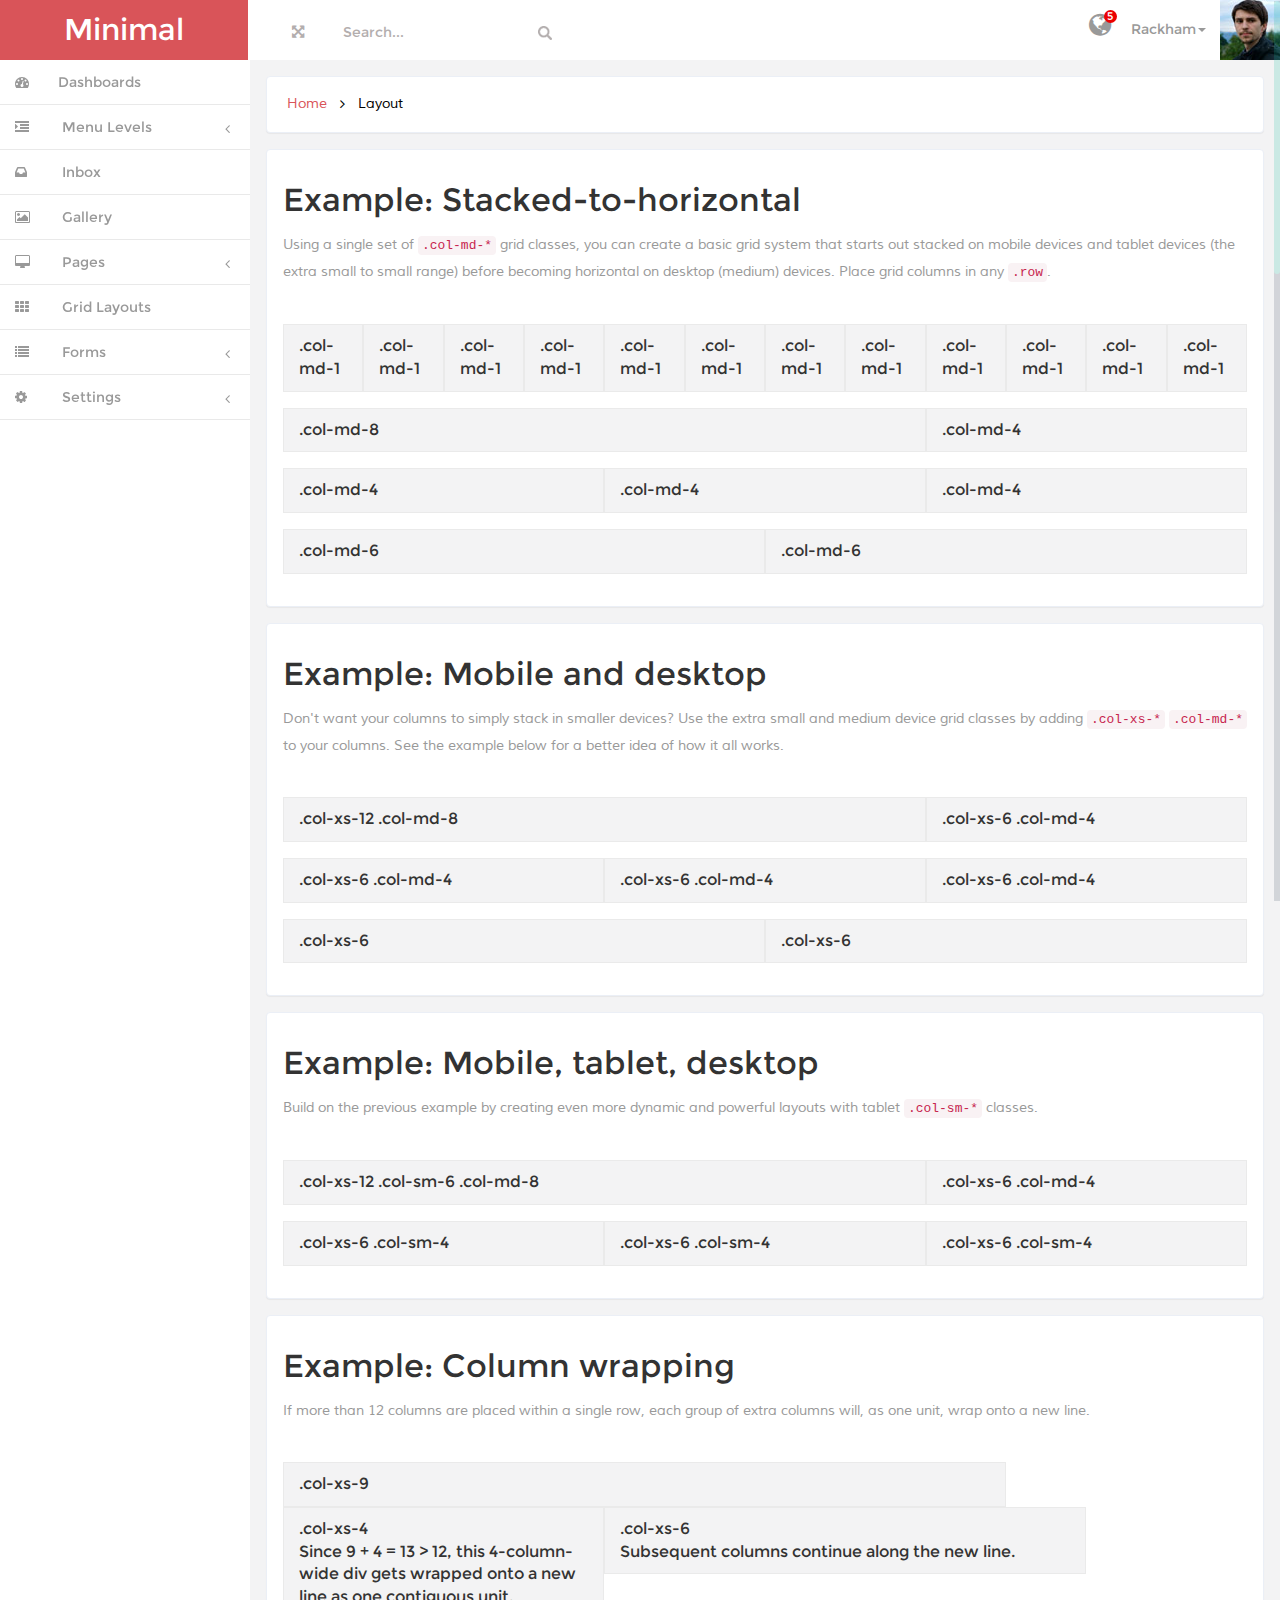
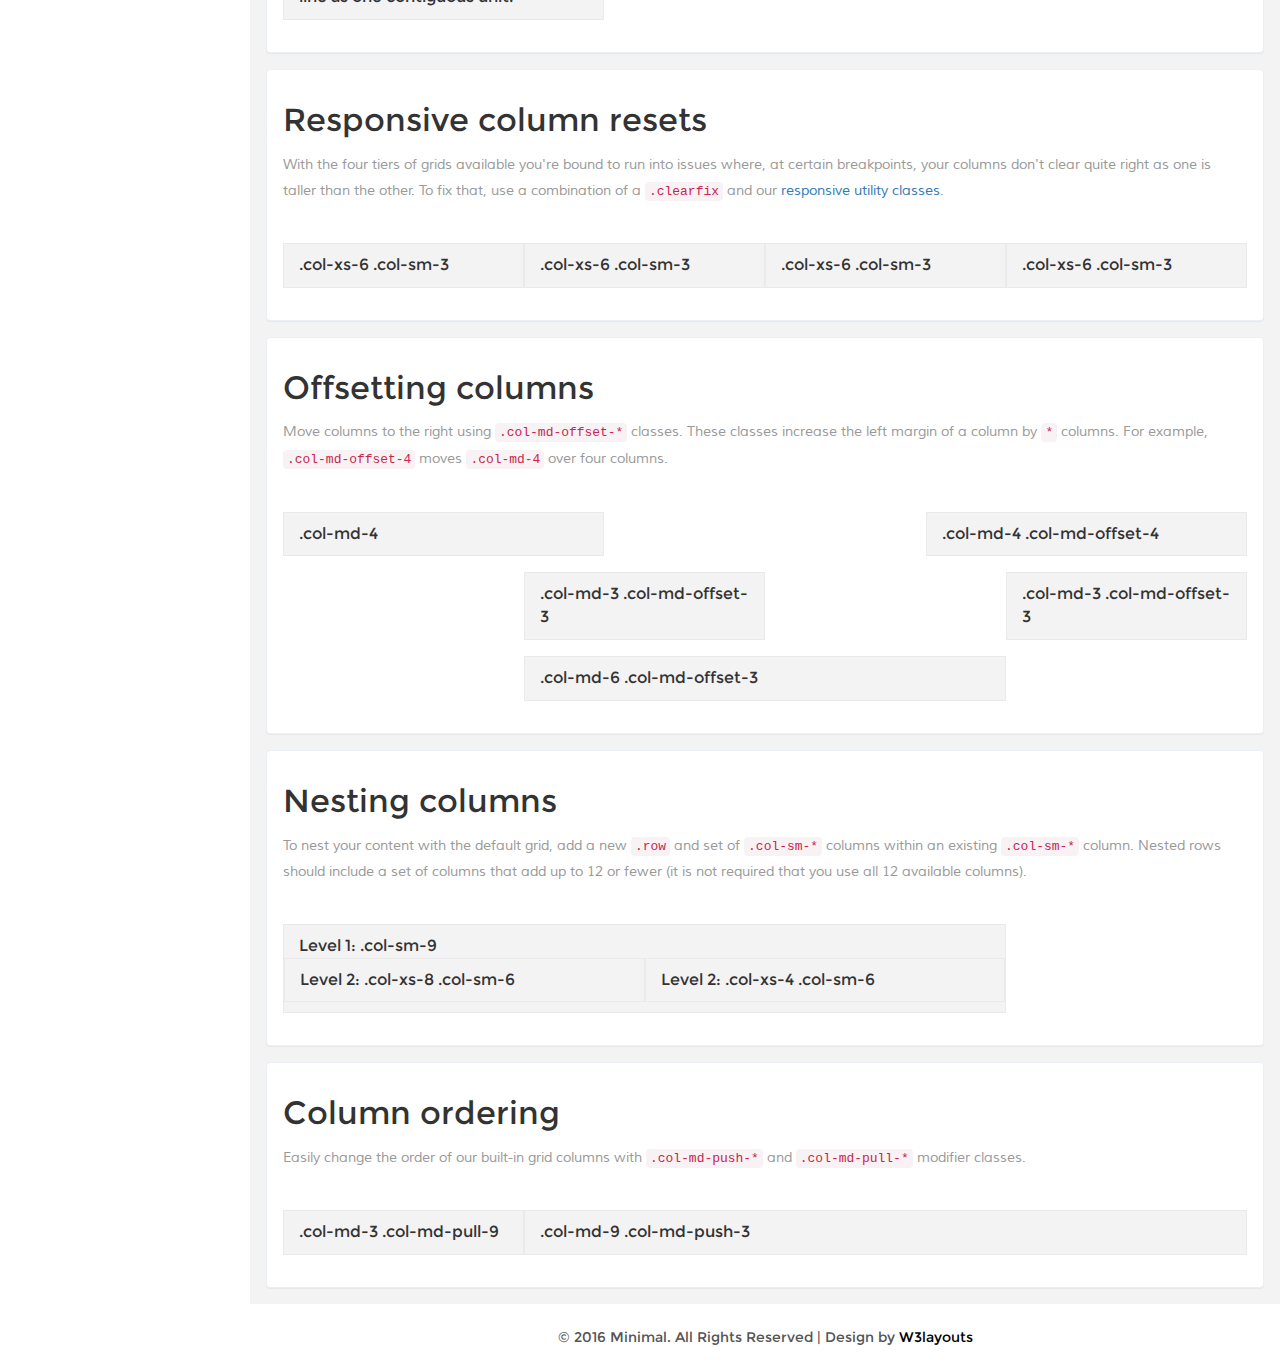
<file: layout.html>
<!--
Author: W3layouts
Author URL: http://w3layouts.com
License: Creative Commons Attribution 3.0 Unported
License URL: http://creativecommons.org/licenses/by/3.0/
-->
<!DOCTYPE HTML>
<html>
<head>
<title>Minimal an Admin Panel Category Flat Bootstrap Responsive Website Template | Layout :: w3layouts</title>
<meta name="viewport" content="width=device-width, initial-scale=1">
<meta http-equiv="Content-Type" content="text/html; charset=utf-8" />
<meta name="keywords" content="Minimal Responsive web template, Bootstrap Web Templates, Flat Web Templates, Android Compatible web template, 
Smartphone Compatible web template, free webdesigns for Nokia, Samsung, LG, SonyEricsson, Motorola web design" />
<script type="application/x-javascript"> addEventListener("load", function() { setTimeout(hideURLbar, 0); }, false); function hideURLbar(){ window.scrollTo(0,1); } </script>
<link href="css/bootstrap.min.css" rel='stylesheet' type='text/css' />
<!-- Custom Theme files -->
<link href="css/style.css" rel='stylesheet' type='text/css' />
<link href="css/font-awesome.css" rel="stylesheet"> 
<script src="js/jquery.min.js"> </script>
<script src="js/bootstrap.min.js"> </script>
  
<!-- Mainly scripts -->
<script src="js/jquery.metisMenu.js"></script>
<script src="js/jquery.slimscroll.min.js"></script>
<!-- Custom and plugin javascript -->
<link href="css/custom.css" rel="stylesheet">
<script src="js/custom.js"></script>
<script src="js/screenfull.js"></script>
		<script>
		$(function () {
			$('#supported').text('Supported/allowed: ' + !!screenfull.enabled);

			if (!screenfull.enabled) {
				return false;
			}

			

			$('#toggle').click(function () {
				screenfull.toggle($('#container')[0]);
			});
			

			
		});
		</script>



</head>
<body>
<div id="wrapper">
        <!----->
        <nav class="navbar-default navbar-static-top" role="navigation">
             <div class="navbar-header">
                <button type="button" class="navbar-toggle" data-toggle="collapse" data-target=".navbar-collapse">
                    <span class="sr-only">Toggle navigation</span>
                    <span class="icon-bar"></span>
                    <span class="icon-bar"></span>
                    <span class="icon-bar"></span>
                </button>
               <h1> <a class="navbar-brand" href="index.html">Minimal</a></h1>         
			   </div>
			 <div class=" border-bottom">
        	<div class="full-left">
        	  <section class="full-top">
				<button id="toggle"><i class="fa fa-arrows-alt"></i></button>	
			</section>
			<form class=" navbar-left-right">
              <input type="text"  value="Search..." onfocus="this.value = '';" onblur="if (this.value == '') {this.value = 'Search...';}">
              <input type="submit" value="" class="fa fa-search">
            </form>
            <div class="clearfix"> </div>
           </div>
     
       
            <!-- Brand and toggle get grouped for better mobile display -->
		 
		   <!-- Collect the nav links, forms, and other content for toggling -->
		    <div class="drop-men" >
		        <ul class=" nav_1">
		           
		    		<li class="dropdown at-drop">
		              <a href="#" class="dropdown-toggle dropdown-at " data-toggle="dropdown"><i class="fa fa-globe"></i> <span class="number">5</span></a>
		              <ul class="dropdown-menu menu1 " role="menu">
		                <li><a href="#">
		               
		                	<div class="user-new">
		                	<p>New user registered</p>
		                	<span>40 seconds ago</span>
		                	</div>
		                	<div class="user-new-left">
		                
		                	<i class="fa fa-user-plus"></i>
		                	</div>
		                	<div class="clearfix"> </div>
		                	</a></li>
		                <li><a href="#">
		                	<div class="user-new">
		                	<p>Someone special liked this</p>
		                	<span>3 minutes ago</span>
		                	</div>
		                	<div class="user-new-left">
		                
		                	<i class="fa fa-heart"></i>
		                	</div>
		                	<div class="clearfix"> </div>
		                </a></li>
		                <li><a href="#">
		                	<div class="user-new">
		                	<p>John cancelled the event</p>
		                	<span>4 hours ago</span>
		                	</div>
		                	<div class="user-new-left">
		                
		                	<i class="fa fa-times"></i>
		                	</div>
		                	<div class="clearfix"> </div>
		                </a></li>
		                <li><a href="#">
		                	<div class="user-new">
		                	<p>The server is status is stable</p>
		                	<span>yesterday at 08:30am</span>
		                	</div>
		                	<div class="user-new-left">
		                
		                	<i class="fa fa-info"></i>
		                	</div>
		                	<div class="clearfix"> </div>
		                </a></li>
		                <li><a href="#">
		                	<div class="user-new">
		                	<p>New comments waiting approval</p>
		                	<span>Last Week</span>
		                	</div>
		                	<div class="user-new-left">
		                
		                	<i class="fa fa-rss"></i>
		                	</div>
		                	<div class="clearfix"> </div>
		                </a></li>
		                <li><a href="#" class="view">View all messages</a></li>
		              </ul>
		            </li>
					<li class="dropdown">
		              <a href="#" class="dropdown-toggle dropdown-at" data-toggle="dropdown"><span class=" name-caret">Rackham<i class="caret"></i></span><img src="images/wo.jpg"></a>
		              <ul class="dropdown-menu " role="menu">
		                <li><a href="profile.html"><i class="fa fa-user"></i>Edit Profile</a></li>
		                <li><a href="inbox.html"><i class="fa fa-envelope"></i>Inbox</a></li>
		                <li><a href="calendar.html"><i class="fa fa-calendar"></i>Calender</a></li>
		                <li><a href="inbox.html"><i class="fa fa-clipboard"></i>Tasks</a></li>
		              </ul>
		            </li>
		           
		        </ul>
		     </div><!-- /.navbar-collapse -->
			<div class="clearfix">
       
     </div>
	  
		    <div class="navbar-default sidebar" role="navigation">
                <div class="sidebar-nav navbar-collapse">
                <ul class="nav" id="side-menu">
				
                    <li>
                        <a href="index.html" class=" hvr-bounce-to-right"><i class="fa fa-dashboard nav_icon "></i><span class="nav-label">Dashboards</span> </a>
                    </li>
                   
                    <li>
                        <a href="#" class=" hvr-bounce-to-right"><i class="fa fa-indent nav_icon"></i> <span class="nav-label">Menu Levels</span><span class="fa arrow"></span></a>
                        <ul class="nav nav-second-level">
                            <li><a href="graphs.html" class=" hvr-bounce-to-right"> <i class="fa fa-area-chart nav_icon"></i>Graphs</a></li>
                            
                            <li><a href="maps.html" class=" hvr-bounce-to-right"><i class="fa fa-map-marker nav_icon"></i>Maps</a></li>
			
						<li><a href="typography.html" class=" hvr-bounce-to-right"><i class="fa fa-file-text-o nav_icon"></i>Typography</a></li>

					   </ul>
                    </li>
					 <li>
                        <a href="inbox.html" class=" hvr-bounce-to-right"><i class="fa fa-inbox nav_icon"></i> <span class="nav-label">Inbox</span> </a>
                    </li>
                    
                    <li>
                        <a href="gallery.html" class=" hvr-bounce-to-right"><i class="fa fa-picture-o nav_icon"></i> <span class="nav-label">Gallery</span> </a>
                    </li>
                     <li>
                        <a href="#" class=" hvr-bounce-to-right"><i class="fa fa-desktop nav_icon"></i> <span class="nav-label">Pages</span><span class="fa arrow"></span></a>
                        <ul class="nav nav-second-level">
                            <li><a href="404.html" class=" hvr-bounce-to-right"> <i class="fa fa-info-circle nav_icon"></i>Error 404</a></li>
                            <li><a href="faq.html" class=" hvr-bounce-to-right"><i class="fa fa-question-circle nav_icon"></i>FAQ</a></li>
                            <li><a href="blank.html" class=" hvr-bounce-to-right"><i class="fa fa-file-o nav_icon"></i>Blank</a></li>
                       </ul>
                    </li>
                     <li>
                        <a href="layout.html" class=" hvr-bounce-to-right"><i class="fa fa-th nav_icon"></i> <span class="nav-label">Grid Layouts</span> </a>
                    </li>
                   
                    <li>
                        <a href="#" class=" hvr-bounce-to-right"><i class="fa fa-list nav_icon"></i> <span class="nav-label">Forms</span><span class="fa arrow"></span></a>
                        <ul class="nav nav-second-level">
                            <li><a href="forms.html" class=" hvr-bounce-to-right"><i class="fa fa-align-left nav_icon"></i>Basic forms</a></li>
                            <li><a href="validation.html" class=" hvr-bounce-to-right"><i class="fa fa-check-square-o nav_icon"></i>Validation</a></li>
                        </ul>
                    </li>
                   
                    <li>
                        <a href="#" class=" hvr-bounce-to-right"><i class="fa fa-cog nav_icon"></i> <span class="nav-label">Settings</span><span class="fa arrow"></span></a>
                        <ul class="nav nav-second-level">
                            <li><a href="signin.html" class=" hvr-bounce-to-right"><i class="fa fa-sign-in nav_icon"></i>Signin</a></li>
                            <li><a href="signup.html" class=" hvr-bounce-to-right"><i class="fa fa-sign-in nav_icon"></i>Singup</a></li>
                        </ul>
                    </li>
                </ul>
            </div>
			</div>
        </nav>
		 <div id="page-wrapper" class="gray-bg dashbard-1">
       <div class="content-main">
 
 	<!--banner-->	
		    <div class="banner">
		    	<h2>
				<a href="index.html">Home</a>
				<i class="fa fa-angle-right"></i>
				<span>Layout</span>
				</h2>
		    </div>
		<!--//banner-->
 	<!--grid-->
 	<div class="grid-system">
 		<!---->
 		<div class="horz-grid">
 		<div class="grid-hor">
 		<h3 id="grid-example-basic">Example: Stacked-to-horizontal</h3>
 		<p class="">Using a single set of <code>.col-md-*</code> grid classes, 
 			you can create a basic grid system that starts out stacked on mobile devices and tablet devices 
 			(the extra small to small range) 
 			before becoming horizontal on desktop (medium) devices. Place grid columns in any <code>.row</code>.</p>
			</div>
			<!----> 
			
			 <div class="row show-grid">
			  <div class="col-md-1">.col-md-1</div>
			  <div class="col-md-1">.col-md-1</div>
			  <div class="col-md-1">.col-md-1</div>
			  <div class="col-md-1">.col-md-1</div>
			  <div class="col-md-1">.col-md-1</div>
			  <div class="col-md-1">.col-md-1</div>
			  <div class="col-md-1">.col-md-1</div>
			  <div class="col-md-1">.col-md-1</div>
			  <div class="col-md-1">.col-md-1</div>
			  <div class="col-md-1">.col-md-1</div>
			  <div class="col-md-1">.col-md-1</div>
			  <div class="col-md-1">.col-md-1</div>
			</div>
			<div class="row show-grid">
			  <div class="col-md-8">.col-md-8</div>
			  <div class="col-md-4">.col-md-4</div>
			</div>
			<div class="row show-grid">
			  <div class="col-md-4">.col-md-4</div>
			  <div class="col-md-4">.col-md-4</div>
			  <div class="col-md-4">.col-md-4</div>
			</div>
			<div class="row show-grid">
			  <div class="col-md-6">.col-md-6</div>
			  <div class="col-md-6">.col-md-6</div>
			</div>
		</div>
			<!---->
				<div class="horz-grid">
			<div class="grid-hor">
			<h3 id="grid-example-mixed">Example: Mobile and desktop</h3>
			<p>Don't want your columns to simply stack in smaller devices? Use the extra small 
				and medium device grid classes by adding <code>.col-xs-*</code> <code>.col-md-*</code> to your columns. See the example below for
				 a better idea of how it all works.</p>
				</div>
			<!---->
			<!-- Stack the columns on mobile by making one full-width and the other half-width -->
			<div class="row show-grid">
			  <div class="col-xs-12 col-md-8">.col-xs-12 .col-md-8</div>
			  <div class="col-xs-6 col-md-4">.col-xs-6 .col-md-4</div>
			</div>
			
			<!-- Columns start at 50% wide on mobile and bump up to 33.3% wide on desktop -->
			<div class="row show-grid">
			  <div class="col-xs-6 col-md-4">.col-xs-6 .col-md-4</div>
			  <div class="col-xs-6 col-md-4">.col-xs-6 .col-md-4</div>
			  <div class="col-xs-6 col-md-4">.col-xs-6 .col-md-4</div>
			</div>
			
			<!-- Columns are always 50% wide, on mobile and desktop -->
			<div class="row show-grid">
			  <div class="col-xs-6">.col-xs-6</div>
			  <div class="col-xs-6">.col-xs-6</div>
			</div>
		</div>
			<!---->
				<div class="horz-grid">
			<div class="grid-hor">
			<h3 id="grid-example-mixed-complete">Example: Mobile, tablet, desktop</h3>
			<p>Build on the previous example by creating even more dynamic and powerful layouts with tablet
				 <code>.col-sm-*</code> classes.</p>
				</div>
			<!---->
			<div class="row show-grid">
			  <div class="col-xs-12 col-sm-6 col-md-8">.col-xs-12 .col-sm-6 .col-md-8</div>
			  <div class="col-xs-6 col-md-4">.col-xs-6 .col-md-4</div>
			</div>
			<div class="row show-grid">
			  <div class="col-xs-6 col-sm-4">.col-xs-6 .col-sm-4</div>
			  <div class="col-xs-6 col-sm-4">.col-xs-6 .col-sm-4</div>
			  <!-- Optional: clear the XS cols if their content doesn't match in height -->
			  <div class="clearfix visible-xs-block"></div>
			  <div class="col-xs-6 col-sm-4">.col-xs-6 .col-sm-4</div>
			</div>
		</div>
			<!---->
				<div class="horz-grid">
			<div class="grid-hor">
			<h3 id="grid-example-wrapping">Example: Column wrapping</h3>
			<p>If more than 12 columns are placed within a single row, each group of extra columns will, 
				as one unit, wrap onto a new line.</p>
			</div>
				
			<!---->
			<div class="row show-grid">
			  <div class="col-xs-9">.col-xs-9</div>
			  <div class="col-xs-4">.col-xs-4<br>Since 9 + 4 = 13 &gt; 12, this 4-column-wide div gets wrapped onto a new line as one contiguous unit.</div>
			  <div class="col-xs-6">.col-xs-6<br>Subsequent columns continue along the new line.</div>
			</div>
		</div>
			<!---->
				<div class="horz-grid">
			<div class="grid-hor">
			<h3 id="grid-responsive-resets">Responsive column resets</h3>
			<p>With the four tiers of grids available you're bound to run into issues where,
				 at certain breakpoints, your columns don't clear quite right as one is taller than the other.
				  To fix that, use a combination of a <code>.clearfix</code> and our 
				<a href="#responsive-utilities">responsive utility classes</a>.</p>
			</div>
			<!---->
			<div class="row show-grid">
			  <div class="col-xs-6 col-sm-3">.col-xs-6 .col-sm-3</div>
			  <div class="col-xs-6 col-sm-3">.col-xs-6 .col-sm-3</div>
			
			  <!-- Add the extra clearfix for only the required viewport -->
			  <div class="clearfix visible-xs-block"></div>
			
			  <div class="col-xs-6 col-sm-3">.col-xs-6 .col-sm-3</div>
			  <div class="col-xs-6 col-sm-3">.col-xs-6 .col-sm-3</div>
			</div>
		</div>
			<!---->
				<div class="horz-grid">
			<div class="grid-hor">
			<h3 id="grid-offsetting">Offsetting columns</h3>
			<p>Move columns to the right using <code>.col-md-offset-*</code> classes. These classes increase the left margin of a column by <code>*</code> columns. For example, <code>.col-md-offset-4</code> moves <code>.col-md-4</code> over four columns.</p>
			</div>
			<!---->
			<div class="row show-grid">
			  <div class="col-md-4">.col-md-4</div>
			  <div class="col-md-4 col-md-offset-4">.col-md-4 .col-md-offset-4</div>
			</div>
			<div class="row show-grid">
			  <div class="col-md-3 col-md-offset-3">.col-md-3 .col-md-offset-3</div>
			  <div class="col-md-3 col-md-offset-3">.col-md-3 .col-md-offset-3</div>
			</div>
			<div class="row show-grid">
			  <div class="col-md-6 col-md-offset-3">.col-md-6 .col-md-offset-3</div>
			</div>
		</div>
			<!---->
				<div class="horz-grid">
			<div class="grid-hor">
			<h3 id="grid-nesting">Nesting columns</h3>
			<p>To nest your content with the default grid, add a new <code>.row</code> and set of <code>.col-sm-*</code> 
				columns within an existing <code>.col-sm-*</code> column. Nested rows should include a set of columns that add up to 12 or fewer 
				(it is not required that you use all 12 available columns).</p>
			</div>
			<!---->
			<div class="row show-grid">
  <div class="col-sm-9">
    Level 1: .col-sm-9
    <div class="row">
      <div class="col-xs-8 col-sm-6">
        Level 2: .col-xs-8 .col-sm-6
      </div>
      <div class="col-xs-4 col-sm-6">
        Level 2: .col-xs-4 .col-sm-6
      </div>
    </div>
  </div>
</div>
</div>
<!---->
	<div class="horz-grid">
<div class="grid-hor">
<h3 id="grid-column-ordering">Column ordering</h3>
<p>Easily change the order of our built-in grid columns with <code>.col-md-push-*</code> and 
	<code>.col-md-pull-*</code> modifier classes.</p>
 </div>
 	<!---->
 	<div class="row show-grid">
  <div class="col-md-9 col-md-push-3">.col-md-9 .col-md-push-3</div>
  <div class="col-md-3 col-md-pull-9">.col-md-3 .col-md-pull-9</div>
</div>
</div>
</div>
 	<!--//grid-->
		<!---->
<div class="copy">
            <p> &copy; 2016 Minimal. All Rights Reserved | Design by <a href="http://w3layouts.com/" target="_blank">W3layouts</a> </p>	    </div>
		</div>
		</div>
		<div class="clearfix"> </div>
       </div>
     
<!---->
<!--scrolling js-->
	<script src="js/jquery.nicescroll.js"></script>
	<script src="js/scripts.js"></script>
	<!--//scrolling js-->
</body>
</html>
</file>
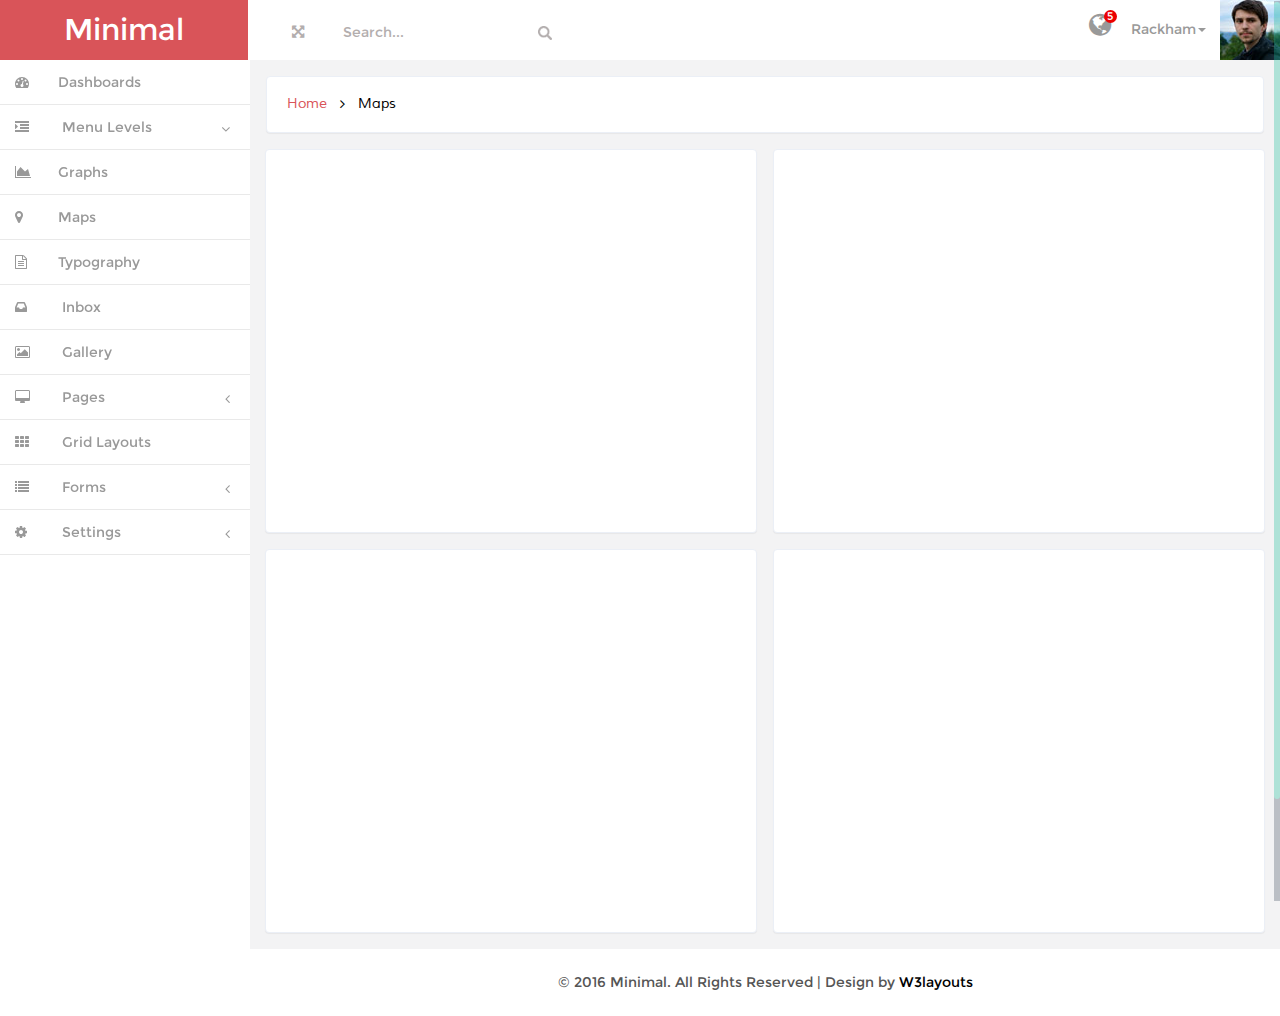
<file: maps.html>
<!--
Author: W3layouts
Author URL: http://w3layouts.com
License: Creative Commons Attribution 3.0 Unported
License URL: http://creativecommons.org/licenses/by/3.0/
-->
<!DOCTYPE HTML>
<html>
<head>
<title>Minimal an Admin Panel Category Flat Bootstrap Responsive Website Template | Maps :: w3layouts</title>
<meta name="viewport" content="width=device-width, initial-scale=1">
<meta http-equiv="Content-Type" content="text/html; charset=utf-8" />
<meta name="keywords" content="Minimal Responsive web template, Bootstrap Web Templates, Flat Web Templates, Android Compatible web template, 
Smartphone Compatible web template, free webdesigns for Nokia, Samsung, LG, SonyEricsson, Motorola web design" />
<script type="application/x-javascript"> addEventListener("load", function() { setTimeout(hideURLbar, 0); }, false); function hideURLbar(){ window.scrollTo(0,1); } </script>
<link href="css/bootstrap.min.css" rel='stylesheet' type='text/css' />
<!-- Custom Theme files -->
<link href="css/style.css" rel='stylesheet' type='text/css' />
<link href="css/font-awesome.css" rel="stylesheet"> 
<script src="js/jquery.min.js"> </script>
<script src="js/bootstrap.min.js"> </script>
  
<!-- Mainly scripts -->
<script src="js/jquery.metisMenu.js"></script>
<script src="js/jquery.slimscroll.min.js"></script>
<!-- Custom and plugin javascript -->
<link href="css/custom.css" rel="stylesheet">
<script src="js/custom.js"></script>
<script src="js/screenfull.js"></script>
		<script>
		$(function () {
			$('#supported').text('Supported/allowed: ' + !!screenfull.enabled);

			if (!screenfull.enabled) {
				return false;
			}

			

			$('#toggle').click(function () {
				screenfull.toggle($('#container')[0]);
			});
			

			
		});
		</script>


<!---->
 <script type="text/javascript" src="//maps.google.com/maps/api/js?sensor=true"></script>
  <script type="text/javascript" src="js/gmaps.js"></script>
  <link rel="stylesheet" type="text/css" href="css/examples.css" />
</head>
<body>
<div id="wrapper">
        <!----->
        <nav class="navbar-default navbar-static-top" role="navigation">
             <div class="navbar-header">
                <button type="button" class="navbar-toggle" data-toggle="collapse" data-target=".navbar-collapse">
                    <span class="sr-only">Toggle navigation</span>
                    <span class="icon-bar"></span>
                    <span class="icon-bar"></span>
                    <span class="icon-bar"></span>
                </button>
               <h1> <a class="navbar-brand" href="index.html">Minimal</a></h1>         
			   </div>
			 <div class=" border-bottom">
        	<div class="full-left">
        	  <section class="full-top">
				<button id="toggle"><i class="fa fa-arrows-alt"></i></button>	
			</section>
			<form class=" navbar-left-right">
              <input type="text"  value="Search..." onfocus="this.value = '';" onblur="if (this.value == '') {this.value = 'Search...';}">
              <input type="submit" value="" class="fa fa-search">
            </form>
            <div class="clearfix"> </div>
           </div>
     
       
            <!-- Brand and toggle get grouped for better mobile display -->
		 
		   <!-- Collect the nav links, forms, and other content for toggling -->
		    <div class="drop-men" >
		        <ul class=" nav_1">
		           
		    		<li class="dropdown at-drop">
		              <a href="#" class="dropdown-toggle dropdown-at " data-toggle="dropdown"><i class="fa fa-globe"></i> <span class="number">5</span></a>
		              <ul class="dropdown-menu menu1 " role="menu">
		                <li><a href="#">
		               
		                	<div class="user-new">
		                	<p>New user registered</p>
		                	<span>40 seconds ago</span>
		                	</div>
		                	<div class="user-new-left">
		                
		                	<i class="fa fa-user-plus"></i>
		                	</div>
		                	<div class="clearfix"> </div>
		                	</a></li>
		                <li><a href="#">
		                	<div class="user-new">
		                	<p>Someone special liked this</p>
		                	<span>3 minutes ago</span>
		                	</div>
		                	<div class="user-new-left">
		                
		                	<i class="fa fa-heart"></i>
		                	</div>
		                	<div class="clearfix"> </div>
		                </a></li>
		                <li><a href="#">
		                	<div class="user-new">
		                	<p>John cancelled the event</p>
		                	<span>4 hours ago</span>
		                	</div>
		                	<div class="user-new-left">
		                
		                	<i class="fa fa-times"></i>
		                	</div>
		                	<div class="clearfix"> </div>
		                </a></li>
		                <li><a href="#">
		                	<div class="user-new">
		                	<p>The server is status is stable</p>
		                	<span>yesterday at 08:30am</span>
		                	</div>
		                	<div class="user-new-left">
		                
		                	<i class="fa fa-info"></i>
		                	</div>
		                	<div class="clearfix"> </div>
		                </a></li>
		                <li><a href="#">
		                	<div class="user-new">
		                	<p>New comments waiting approval</p>
		                	<span>Last Week</span>
		                	</div>
		                	<div class="user-new-left">
		                
		                	<i class="fa fa-rss"></i>
		                	</div>
		                	<div class="clearfix"> </div>
		                </a></li>
		                <li><a href="#" class="view">View all messages</a></li>
		              </ul>
		            </li>
					<li class="dropdown">
		              <a href="#" class="dropdown-toggle dropdown-at" data-toggle="dropdown"><span class=" name-caret">Rackham<i class="caret"></i></span><img src="images/wo.jpg"></a>
		              <ul class="dropdown-menu " role="menu">
		                <li><a href="profile.html"><i class="fa fa-user"></i>Edit Profile</a></li>
		                <li><a href="inbox.html"><i class="fa fa-envelope"></i>Inbox</a></li>
		                <li><a href="calendar.html"><i class="fa fa-calendar"></i>Calender</a></li>
		                <li><a href="inbox.html"><i class="fa fa-clipboard"></i>Tasks</a></li>
		              </ul>
		            </li>
		           
		        </ul>
		     </div><!-- /.navbar-collapse -->
			<div class="clearfix">
       
     </div>
	  
		    <div class="navbar-default sidebar" role="navigation">
                <div class="sidebar-nav navbar-collapse">
                <ul class="nav" id="side-menu">
				
                    <li>
                        <a href="index.html" class=" hvr-bounce-to-right"><i class="fa fa-dashboard nav_icon "></i><span class="nav-label">Dashboards</span> </a>
                    </li>
                   
                    <li>
                        <a href="#" class=" hvr-bounce-to-right"><i class="fa fa-indent nav_icon"></i> <span class="nav-label">Menu Levels</span><span class="fa arrow"></span></a>
                        <ul class="nav nav-second-level">
                            <li><a href="graphs.html" class=" hvr-bounce-to-right"> <i class="fa fa-area-chart nav_icon"></i>Graphs</a></li>
                            
                            <li><a href="maps.html" class=" hvr-bounce-to-right"><i class="fa fa-map-marker nav_icon"></i>Maps</a></li>
			
						<li><a href="typography.html" class=" hvr-bounce-to-right"><i class="fa fa-file-text-o nav_icon"></i>Typography</a></li>

					   </ul>
                    </li>
					 <li>
                        <a href="inbox.html" class=" hvr-bounce-to-right"><i class="fa fa-inbox nav_icon"></i> <span class="nav-label">Inbox</span> </a>
                    </li>
                    
                    <li>
                        <a href="gallery.html" class=" hvr-bounce-to-right"><i class="fa fa-picture-o nav_icon"></i> <span class="nav-label">Gallery</span> </a>
                    </li>
                     <li>
                        <a href="#" class=" hvr-bounce-to-right"><i class="fa fa-desktop nav_icon"></i> <span class="nav-label">Pages</span><span class="fa arrow"></span></a>
                        <ul class="nav nav-second-level">
                            <li><a href="404.html" class=" hvr-bounce-to-right"> <i class="fa fa-info-circle nav_icon"></i>Error 404</a></li>
                            <li><a href="faq.html" class=" hvr-bounce-to-right"><i class="fa fa-question-circle nav_icon"></i>FAQ</a></li>
                            <li><a href="blank.html" class=" hvr-bounce-to-right"><i class="fa fa-file-o nav_icon"></i>Blank</a></li>
                       </ul>
                    </li>
                     <li>
                        <a href="layout.html" class=" hvr-bounce-to-right"><i class="fa fa-th nav_icon"></i> <span class="nav-label">Grid Layouts</span> </a>
                    </li>
                   
                    <li>
                        <a href="#" class=" hvr-bounce-to-right"><i class="fa fa-list nav_icon"></i> <span class="nav-label">Forms</span><span class="fa arrow"></span></a>
                        <ul class="nav nav-second-level">
                            <li><a href="forms.html" class=" hvr-bounce-to-right"><i class="fa fa-align-left nav_icon"></i>Basic forms</a></li>
                            <li><a href="validation.html" class=" hvr-bounce-to-right"><i class="fa fa-check-square-o nav_icon"></i>Validation</a></li>
                        </ul>
                    </li>
                   
                    <li>
                        <a href="#" class=" hvr-bounce-to-right"><i class="fa fa-cog nav_icon"></i> <span class="nav-label">Settings</span><span class="fa arrow"></span></a>
                        <ul class="nav nav-second-level">
                            <li><a href="signin.html" class=" hvr-bounce-to-right"><i class="fa fa-sign-in nav_icon"></i>Signin</a></li>
                            <li><a href="signup.html" class=" hvr-bounce-to-right"><i class="fa fa-sign-in nav_icon"></i>Singup</a></li>
                        </ul>
                    </li>
                </ul>
            </div>
			</div>
        </nav>
		 <div id="page-wrapper" class="gray-bg dashbard-1">
       <div class="content-main">
 
 	<!--banner-->	
		  <div class="banner">
		    	<h2>
				<a href="index.html">Home</a>
				<i class="fa fa-angle-right"></i>
				<span>Maps</span>
				</h2>
		    </div>
		<!--//banner-->
 	<!--grid-->
 	<div class="map-grid">
 	<div class="map-system">
 		<div class="col-md-6 map-1">
	
    <div class="span11">
      <div id="map2"></div>
  
	</div>
	 
	 <script type="text/javascript">
    var map;
    $(document).ready(function(){
      map = new GMaps({
        el: '#map2',
        lat: -12.043333,
        lng: -77.028333,
        zoomControl : true,
        zoomControlOpt: {
            style : 'SMALL',
            position: 'TOP_LEFT'
        },
        panControl : false,
        streetViewControl : false,
        mapTypeControl: false,
        overviewMapControl: false
      });
    });
  </script>
 		</div>
 		<div class="col-md-6 map-2">
		
      <div class="span11">
        <div id="map1"></div>
      
	  </div>
	    <script>
        $(function () {
          var map = new GMaps({
          el: "#map1",
          lat: 41.895465,
          lng: 12.482324,
          zoom: 5, 
          zoomControl : true,
          zoomControlOpt: {
            style : "SMALL",
            position: "TOP_LEFT"
          },
          panControl : true,
          streetViewControl : false,
          mapTypeControl: false,
          overviewMapControl: false
        });
        
        var styles = [
            {
              stylers: [
                { hue: "#00ffe6" },
                { saturation: -20 }
              ]
            }, {
                featureType: "road",
                elementType: "geometry",
                stylers: [
                    { lightness: 100 },
                    { visibility: "simplified" }
              ]
            }, {
                featureType: "road",
                elementType: "labels",
                stylers: [
                    { visibility: "off" }
              ]
            }
        ];
        
        map.addStyle({
            styledMapName:"Styled Map",
            styles: styles,
            mapTypeId: "map_style"  
        });
        
        map.setStyle("map_style");
      });
    </script>
	
		</div>
 		<div class="clearfix"> </div>
 		
	</div>
	<div class="map-system">
 	
 		<div class="col-md-6 map-1">
 
    <div class="span11">
      <div id="map3"></div>
    </div>

	</div>
	 <script type="text/javascript">
    var map;
    $(document).ready(function(){
      map = new GMaps({
        el: '#map3',
        lat: -12.043333,
        lng: -77.028333,
        mapTypeControlOptions: {
          mapTypeIds : ["hybrid", "roadmap", "satellite", "terrain", "osm", "cloudmade"]
        }
      });
      map.addMapType("osm", {
        getTileUrl: function(coord, zoom) {
          return "http://tile.openstreetmap.org/" + zoom + "/" + coord.x + "/" + coord.y + ".png";
        },
        tileSize: new google.maps.Size(256, 256),
        name: "OpenStreetMap",
        maxZoom: 18
      });
      map.addMapType("cloudmade", {
        getTileUrl: function(coord, zoom) {
          return "http://b.tile.cloudmade.com/8ee2a50541944fb9bcedded5165f09d9/1/256/" + zoom + "/" + coord.x + "/" + coord.y + ".png";
        },
        tileSize: new google.maps.Size(256, 256),
        name: "CloudMade",
        maxZoom: 18
      });
      map.setMapTypeId("osm");
    });
  </script>
  	<div class="col-md-6 map-2">
		
     <div class="span11">
      <div id="map"></div>
    </div>
	   <script type="text/javascript">
    var map;

    var getTile = function(coord, zoom, ownerDocument) {
      var div = ownerDocument.createElement('div');
      div.innerHTML = coord;
      div.style.width = this.tileSize.width + 'px';
      div.style.height = this.tileSize.height + 'px';
      div.style.background = 'rgba(250, 250, 250, 0.55)';
      div.style.fontFamily = 'Monaco, Andale Mono, Courier New, monospace';
      div.style.fontSize = '10';
      div.style.fontWeight = 'bolder';
      div.style.border = 'dotted 1px #aaa';
      div.style.textAlign = 'center';
      div.style.lineHeight = this.tileSize.height + 'px';
      return div;
    };

    $(document).ready(function(){
      map = new GMaps({
        el: '#map',
        lat: -12.043333,
        lng: -77.028333
      });
      map.addOverlayMapType({
        index: 0,
        tileSize: new google.maps.Size(256, 256),
        getTile: getTile
      });
    });
  </script>
		</div>
 		<div class="clearfix"> </div>
 		
	</div>
	
	</div>
 	<!--//grid-->
		<!---->
<div class="copy">
            <p> &copy; 2016 Minimal. All Rights Reserved | Design by <a href="http://w3layouts.com/" target="_blank">W3layouts</a> </p>	    </div>
		</div>
		</div>
		<div class="clearfix"> </div>
       </div>
     
<!---->
<!--scrolling js-->
	<script src="js/jquery.nicescroll.js"></script>
	<script src="js/scripts.js"></script>
	<!--//scrolling js-->
</body>
</html>
</file>
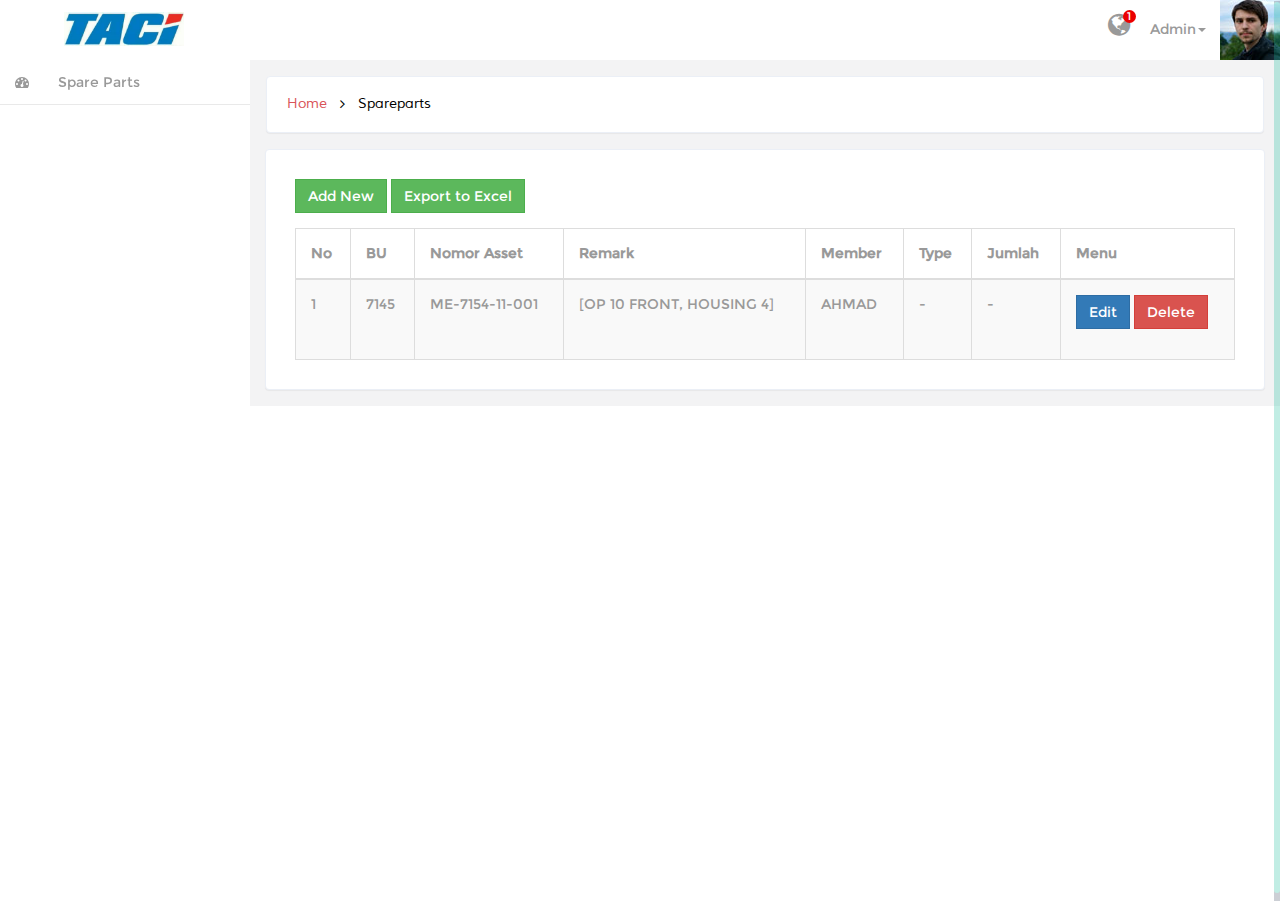
<file: part-dashboard.html>
<!--
Author: W3layouts
Author URL: http://w3layouts.com
License: Creative Commons Attribution 3.0 Unported
License URL: http://creativecommons.org/licenses/by/3.0/
-->
<!DOCTYPE HTML>
<html>
<head>
<title>Si TACI</title>
<meta name="viewport" content="width=device-width, initial-scale=1">
<meta http-equiv="Content-Type" content="text/html; charset=utf-8" />
<meta name="keywords" content="Minimal Responsive web template, Bootstrap Web Templates, Flat Web Templates, Android Compatible web template, 
Smartphone Compatible web template, free webdesigns for Nokia, Samsung, LG, SonyEricsson, Motorola web design" />
<script type="application/x-javascript"> addEventListener("load", function() { setTimeout(hideURLbar, 0); }, false); function hideURLbar(){ window.scrollTo(0,1); } </script>
<link href="css/bootstrap.min.css" rel='stylesheet' type='text/css' />

<!-- Custom Theme files -->
<link href="css/style.css" rel='stylesheet' type='text/css' />
<link href="css/font-awesome.css" rel="stylesheet"> 
<script src="js/jquery.min.js"></script>

<!-- Mainly scripts -->
<script src="js/jquery.metisMenu.js"></script>
<script src="js/jquery.slimscroll.min.js"></script>

<!-- Custom and plugin javascript -->
<link href="css/custom.css" rel="stylesheet">
<link href="css/edited.css" rel="stylesheet">

<!-- Si TACI -->
<link href="https://cdn.datatables.net/1.10.19/css/jquery.dataTables.min.css" rel="stylesheet">
<script src="https://cdn.datatables.net/1.10.19/js/jquery.dataTables.min.js" type="text/javascript"></script>

<script src="js/custom.js"></script>
<script src="js/screenfull.js"></script>
		<script>
		$(function () {
			$('#supported').text('Supported/allowed: ' + !!screenfull.enabled);

			if (!screenfull.enabled) {
				return false;
			}

			

			$('#toggle').click(function () {
				screenfull.toggle($('#container')[0]);
			});
			

			
		});
		</script>

<!----->

<!--pie-chart--->
<script src="js/pie-chart.js" type="text/javascript"></script>
 <script type="text/javascript">

        $(document).ready(function () {
            $('#demo-pie-1').pieChart({
                barColor: '#3bb2d0',
                trackColor: '#eee',
                lineCap: 'round',
                lineWidth: 8,
                onStep: function (from, to, percent) {
                    $(this.element).find('.pie-value').text(Math.round(percent) + '%');
                }
            });

            $('#demo-pie-2').pieChart({
                barColor: '#fbb03b',
                trackColor: '#eee',
                lineCap: 'butt',
                lineWidth: 8,
                onStep: function (from, to, percent) {
                    $(this.element).find('.pie-value').text(Math.round(percent) + '%');
                }
            });

            $('#demo-pie-3').pieChart({
                barColor: '#ed6498',
                trackColor: '#eee',
                lineCap: 'square',
                lineWidth: 8,
                onStep: function (from, to, percent) {
                    $(this.element).find('.pie-value').text(Math.round(percent) + '%');
                }
            });

           
        });

    </script>
<!--skycons-icons-->
<script src="js/skycons.js"></script>
<!--//skycons-icons-->

<!-- Datatable -->
<script type="text/javascript">
  $(document).ready( function () {
      $('#sparepart').DataTable();
  } );
</script>

</head>
<body>
<div id="wrapper">

<!----->
        <nav class="navbar-default navbar-static-top" role="navigation">
             <div class="navbar-header">
                <button type="button" class="navbar-toggle" data-toggle="collapse" data-target=".navbar-collapse">
                    <span class="sr-only">Toggle navigation</span>
                    <span class="icon-bar"></span>
                    <span class="icon-bar"></span>
                    <span class="icon-bar"></span>
                </button>
               <h1> <a class="navbar-brand" href="index.html"><img src="images/new/taci-logo.jpg" width="384" height="110" class="img-responsive"></a></h1>         
			   </div>
			 <div class=" border-bottom">
        <!-- Brand and toggle get grouped for better mobile display -->
		 
		   <!-- Collect the nav links, forms, and other content for toggling -->
		    <div class="drop-men" >
		        <ul class=" nav_1">
		           
		    		<li class="dropdown at-drop">
		              <a href="#" class="dropdown-toggle dropdown-at " data-toggle="dropdown"><i class="fa fa-globe"></i> <span class="number">1</span></a>
		              <ul class="dropdown-menu menu1 " role="menu">
		                
		                <li><a href="#">
		                	<div class="user-new">
		                	<p>New data added</p>
		                	<span>yesterday at 08:30am</span>
		                	</div>
		                	<div class="user-new-left">
		                
		                	<i class="fa fa-info"></i>
		                	</div>
		                	<div class="clearfix"> </div>
		                </a></li>
		                <li><a href="#" class="view">View all messages</a></li>
		              </ul>
		            </li>
					<li class="dropdown">
		              <a href="#" class="dropdown-toggle dropdown-at" data-toggle="dropdown"><span class=" name-caret">Admin<i class="caret"></i></span><img src="images/wo.jpg"></a>
		              <ul class="dropdown-menu " role="menu">
		                <li><a href="profile.html"><i class="fa fa-user"></i>Edit Profile</a></li>
		                <li><a href="calendar.html"><i class="fa fa-calendar"></i>Calender</a></li>
		                <li><a href="index.html"><i class="fa fa-sign-in"></i>Log out</a></li>
		              </ul>
		            </li>
		           
		        </ul>
		     </div><!-- /.navbar-collapse -->
			<div class="clearfix">
       
     </div>
	  
		    <div class="navbar-default sidebar" role="navigation">
            <div class="sidebar-nav navbar-collapse">
              <ul class="nav" id="side-menu">
                <li>
                  <a href="index.html" class=" hvr-bounce-to-right"><i class="fa fa-dashboard nav_icon "></i><span class="nav-label">Spare Parts</span> </a>
                </li>
              </ul>
            </div>
			  </div>
			  </div>
        </nav>
        <div id="page-wrapper" class="gray-bg dashbard-1">
       <div class="content-main">
 
  		<!--banner-->	
		  <div class="banner">
		   
				<h2>
				<a href="index.html">Home</a>
				<i class="fa fa-angle-right"></i>
				<span>Spareparts</span>
				</h2>
		  </div>
		<!--//banner-->
		
		<!--content-->
		<div class="content-top table-content">
			<div class="col-md-12">
        <div class="content-top-1">
          <div class="top-content">
            <a href="part-form.html" class="btn btn-success">Add New</a>
            <a href="#" class="btn btn-success">Export to Excel</a>
            <table id="sparepart" class="table table-striped table-bordered" style="width:100%">
              <thead>
                  <tr>
                      <th>No</th>
                      <th>BU</th>
                      <th>Nomor Asset</th>
                      <th>Remark</th>
                      <th>Member</th>
                      <th>Type</th>
                      <th>Jumlah</th>
                      <th>Menu</th>
                  </tr>
              </thead>
              <tbody>
                  <tr>
                      <td>1</td>
                      <td>7145</td>
                      <td>ME-7154-11-001</td>
                      <td>[OP 10 FRONT, HOUSING 4]</td>
                      <td>AHMAD</td>
                      <td>-</td>
                      <td>-</td>
                      <td>
                        <a href="part-form.html" class="btn btn-primary">Edit</a>
                        <a href="#" class="btn btn-danger">Delete</a>
                      </td>
                  </tr>
              </tbody>
            </table>
          </div>
        </div>
      </div>
      <div class="clearfix"></div>
    </div>
		<!--//content-->


	 
		<!---->
		</div>
		<div class="clearfix"> </div>
       </div>
     </div>
<!---->
<!--scrolling js-->
	<script src="js/jquery.nicescroll.js"></script>
	<script src="js/scripts.js"></script>
	<!--//scrolling js-->
	<script src="js/bootstrap.min.js"> </script>
</body>
</html>
</file>
<file: css/style.css>
/*
Author: W3layout
Author URL: http://w3layouts.com
License: Creative Commons Attribution 3.0 Unported
License URL: http://creativecommons.org/licenses/by/3.0/
*/
h4, h5, h6,
h1, h2, h3 {margin: 0;}
ul, ol {margin: 0;padding: 0;}
p {margin: 0;}

html, body{
  	font-family:'Montserrat-Regular';
    font-size: 100%;
  	background:#F3F3F4;
  	overflow-x: hidden;
}
@font-face{
	font-family:'Montserrat-Regular';
	src:url(../fonts/Montserrat-Regular.ttf) format('truetype');
}
@font-face{
	font-family: 'Muli-Regular';
	src:url(../fonts/Muli-Regular.ttf) format('truetype');
}
body a{
	transition:0.5s all;
	-webkit-transition:0.5s all;
	-moz-transition:0.5s all;
	-o-transition:0.5s all;
	-ms-transition:0.5s all;
}
div#wrapper {
    background-color: #fff;
}
/*-- header --*/
.navbar .navbar-nav li a {
  padding: 0 10px;
  line-height: 56px;
  position: relative;
}
.nav>li>a:focus, .nav>li>a:hover,.navbar-default .navbar-nav>.open>a, .navbar-default .navbar-nav>.open>a:focus, .navbar-default .navbar-nav>.open>a:hover {
  background:none !important;
}
.navbar .navbar-nav li a i {
  border: 1px solid #fff;
  padding: 8px 0;
  width: 32px;
  text-align: center;
  -webkit-border-radius: 50em;
  -moz-border-radius: 50em;
  border-radius: 50em;
  color: #fff;
  height: 32px;
}
.navbar .navbar-nav li .dropdown-menu {
  margin-top: 3px;
  border: none;
  -webkit-border-radius: 0px;
  -moz-border-radius: 0px;
  border-radius: 0px;
  border: 1px solid #e1e6ef;
  -webkit-box-shadow: 0 2px 4px rgba(0, 0, 0, 0.125);
  -moz-box-shadow: 0 2px 4px rgba(0, 0, 0, 0.125);
  box-shadow: 0 2px 4px rgba(0, 0, 0, 0.125);
  padding: 0;
}
.navbar .navbar-nav li .dropdown-menu:before {
  position: absolute;
  top: -9.5px;
  right: 16px;
  display: inline-block;
  border-right: 8px solid transparent;
  border-bottom: 8px solid #e1e6ef;
  border-left: 8px solid transparent;
  content: '';
}
.navbar .navbar-nav li .dropdown-menu li.dropdown-menu-header, .navbar .navbar-nav li .dropdown-menu li.dropdown-menu-footer {
  background:#f2f4f8;
}
.navbar .navbar-nav li.m_2 a {
  line-height:38px;
}
.navbar .navbar-nav li .dropdown-menu li a i {
  margin: 0 10px 0 -5px;
  border: none;
}
.dropdown-menu>li>a:focus, .dropdown-menu>li>a:hover {
  background-color: #f2f4f8 !important;
}
.navbar .navbar-nav li .dropdown-menu li a .label {
  position: absolute;
  right: 10px;
  top: 11px;
}
.label.label-info {
  background-color:#ef553a;
}
.label {
  padding: 4px 6px;
  border: none;
  text-shadow: none;
}

.but_list, .tab-content{
	margin:1.5em 0 0 0;
}

.navbar .navbar-nav li .dropdown-toggle.avatar img {
  height: 40px;
  -webkit-border-radius: 50em;
  -moz-border-radius: 50em;
  border-radius: 50em;
  border: 1px solid #c0cadd;
  margin-top: -4px;
}
.navbar .navbar-nav li .dropdown-menu li a i {
  margin: 0 10px 0 -5px;
  border: none;
  color:rgb(6, 217, 149);
}
.navbar .navbar-nav li .dropdown-menu li.dropdown-menu-header .progress, .navbar .navbar-nav li .dropdown-menu li.dropdown-menu-footer .progress {
  border: 1px solid #e1e6ef;
  background: white;
  box-shadow: none;
}
.progress.thin {
  height: 10px;
}
.progress {
  -webkit-box-shadow: none;
  -moz-box-shadow: none;
  box-shadow: none;
  background: #f2f4f8;
  -webkit-border-radius: 2px;
  -moz-border-radius: 2px;
  border-radius: 2px;
}
.navbar .navbar-nav li .dropdown-menu li.avatar {
  min-width: 300px;
  height: 56px;
  padding: 0px 15px;
}
.navbar .navbar-nav li .dropdown-menu li {
  padding: 0;
  position: relative;
  min-width:100%;
  border-bottom: 1px solid #e1e6ef;
  line-height: 40px;
  padding: 0 15px;
  font-size: 14px;
  width:300px;
}
.navbar .navbar-nav li .dropdown-menu li.avatar a {
  line-height: 59px;
  height: 59px;
  padding: 9px 15px;
}
.navbar .navbar-nav li .dropdown-menu li a {
  -webkit-border-radius: 0px;
  -moz-border-radius: 0px;
  border-radius: 0px;
  line-height: 40px;
  height: 40px;
  margin: 0 -15px;
  padding: 0 15px;
}
.navbar .navbar-nav li .dropdown-menu li a img {
  height: 40px;
  -webkit-border-radius: 50em;
  -moz-border-radius: 50em;
  border-radius: 50em;
  border: 1px solid #e1e6ef;
  margin: 0px 10px 0 -5px;
  float: left;
}
.navbar .navbar-nav li .dropdown-menu li a div {
  font-size: 14px;
  line-height: 26px;
  font-weight: bold;
  color: #000;
}
.navbar .navbar-nav li .dropdown-menu li a small {
  display: block;
  line-height: 12px;
  font-size: 10px;
  margin-top: -3px;
  font-style: italic;
}
.small, small {
  color: #CFCFCF !important;
  font-weight: 300 !important;
}
.navbar .navbar-nav li .dropdown-menu li.avatar a .label {
  top: 20px;
}
.navbar .navbar-nav li a .badge {
  background: #ff5454;
  border: 2px solid white;
  position: absolute;
  top: 9px;
  right: 3px;
  font-size: 8px;
  line-height: 8px;
  padding: 4px 6px;
  -webkit-border-radius: 50em;
  -moz-border-radius: 50em;
  border-radius: 50em;
  min-width: 0;
}
.navbar-default.sidebar {
  background-color: #fff;
  
}
nav.top1.navbar.navbar-default.navbar-static-top {
  background-color:rgb(6, 217, 149);
}
h1 a.navbar-brand {
	color: #fff !important;
	font-size: 30px;
	font-weight: 500;
    padding: 20px 0px;
    background: #d95459;
    text-align: center;
	width:248px;
	height: 60px;
	
}
.navbar-default .navbar-brand:hover {
    color: #fff;
    background-color: #d95459;
}
.navbar-right {
  margin-right: 10px !important;
}
.navbar-right li{
	display:inline-block;
}
i.nav_icon {
  color: #fff;
  margin-right:6px;
}
.sidebar ul li a{
  color: #999;
  font-size:14px;
}

ul.nav.navbar-nav.navbar-right {
  height: 51px;
}

.navbar-default .navbar-nav>.active>a, .navbar-default .navbar-nav>.active>a:focus, .navbar-default .navbar-nav>.active>a:hover {
  background-color:rgba(231, 231, 231, 0) !important;
}


/*----*/
/* Sweep To Bottom */
/* Bounce To Right */
.hvr-bounce-to-right {
  display: inline-block;
  vertical-align: middle;
  -webkit-transform: translateZ(0);
  transform: translateZ(0);
  box-shadow: 0 0 1px rgba(0, 0, 0, 0);
  -webkit-backface-visibility: hidden;
  backface-visibility: hidden;
  -moz-osx-font-smoothing: grayscale;
  position: relative;
  -webkit-transition-property: color;
  transition-property: color;
  -webkit-transition-duration: 0.5s;
  transition-duration: 0.5s;
}
.hvr-bounce-to-right:before {
  content: "";
  position: absolute;
  z-index: -1;
  top: 0;
  left: 0;
  right: 80%;
  bottom: 0;
  background:#7f8c8d;
  -webkit-transform: scaleX(0);
  transform: scaleX(0);
  -webkit-transform-origin: 0 50%;
  transform-origin: 0 50%;
  -webkit-transition-property: transform;
  transition-property: transform;
  -webkit-transition-duration: 0.5s;
  transition-duration: 0.5s;
  -webkit-transition-timing-function: ease-out;
  transition-timing-function: ease-out;
}
.hvr-bounce-to-right:hover, .hvr-bounce-to-right:focus, .hvr-bounce-to-right:active {

}
.hvr-bounce-to-right:hover:before, .hvr-bounce-to-right:focus:before, .hvr-bounce-to-right:active:before {
  -webkit-transform: scaleX(1);
  transform: scaleX(1);
  -webkit-transition-timing-function: cubic-bezier(0.52, 1.64, 0.37, 0.66);
  transition-timing-function: cubic-bezier(0.52, 1.64, 0.37, 0.66);
}
/*----*/
.nav > li > a {
  color: #999;
  font-weight:500;
  padding: 0px 20px 0px 0px;
  font-size: 0.85em;
   border-bottom: 1px solid #E9E9E9;
}
.hvr-bounce-to-right:hover i.nav_icon , 
.hvr-bounce-to-right:focus i.nav_icon, 
.hvr-bounce-to-right:active i.nav_icon{
	color:#fff;

}
.nav > li > a i {
    margin-right: 14px;
}
i.nav_icon {
    color: #999;
    padding: 15px;
    width: 44px;
    height: 44px;
}
span.fa.arrow {
    margin-top: 17px;
}

/**---*/
@media (min-width: 768px) {
  #page-wrapper {
    position: inherit;
    margin: 0 0 0 240px;
    min-height: 1000px;
  }
}


/*--  drop_emnu --*/
a.dropdown-toggle.dropdown-at {
    border-bottom: none;
}

.content-main {
    background-color: #F3F3F4;
	    padding-top: 1em;
}
.navbar-right-left{
	float: right;
}
.navbar-toolbar{
	
}
.full-top{
	float:left;
}
.navbar-left-right{
	float: left;
	margin-left: 6%;
}
.border-bottom {
    background-color: #fff;
}
.full-left {
    float: left;
    width: 40%;
    margin-left: 3%;
   margin-top: 1.3em;
}
.full-left button{
    background: none;
    border: none;
    outline: none;
        color: #B3AEAE;
    font-size: 0.9em;
}
nav.navbar.navbar-static-top {
    float: right;
}
.navbar-left-right input[type="text"]{
	background: none;
	border: none;
	outline: none;
	color:#B3AEAE;
	font-size: 0.9em;	
}
.navbar-left-right input[type="submit"]{
	background: url(../images/search.png) 0px 2px no-repeat;
	width:16px;
	height:16px;
	border: none;
	outline: none;
	color:#B3AEAE;
	font-size: 0.9em;
	
}
.drop-men {
    float: right;
}
.dropdown-at {
    padding: 0 !important;
    position: relative;
    color: #999;
    font-size: 0.9em;
    text-decoration: none ;
}
.dropdown-at:hover,.dropdown-at:focus {
    text-decoration: none ;
}
.dropdown-at img{
	    margin: 0 0em 0 1em;
}
i.fa.fa-globe {
    font-size: 1.8em;
    color: #999;
}
.dropdown, .dropup {
    display: inline-block;
	padding:0;
}
.at-drop {
   padding:0 1em ;
}
.number{
	position: absolute;
    top: -10px;
    background-color: #EB0000;
    color: #fff;
    border-radius: 100px;
    width: 13px;
    height: 13px;
    font-size: 11px;
    line-height: 1.2em;
    right: -6px;
    text-align: center;
}
.user-new{
	float: left;
}
.user-new p{
	color:#000;
	font-size: 1em;
}
.user-new span{
	color:#B1B0B0;
	font-size: 0.8em;
	font-family: 'Muli-Regular';
}
.user-new-left {
    float: right;
}
.user-new-left i.fa-user-plus,.user-new-left i.fa-heart,.user-new-left i.fa-times
,.user-new-left i.fa-info,.user-new-left i.fa-rss{
   font-size: 12px;
    color: #fff;
    background-color: #3BB2D0;
    border-radius: 4px;
    width: 22px;
    height: 18px;
    text-align: center;
    line-height: 1.5em;
}
.user-new-left i.fa-heart{
	background-color: #1ABC9C;
}
.user-new-left i.fa-times{
	background-color: #8a8acb;
}
.user-new-left i.fa-info{
	background-color:#FBB03B;
}
.user-new-left i.fa-rss{
	background-color: #ED6498;
}
.dropdown-menu {
    min-width: 160px;
	left:-2em;
}
.menu1{
	top:172%;
	left: -11em;
    min-width: 325px;
	padding:0;
}
.dropdown-menu {
    padding: 0px 0;
}
.dropdown-menu li a i{
	color: #B3AEAE;
    font-size: 14px;
    margin-right: 6%;	
}
.dropdown-menu li a {
    padding: 9px 20px;
	color:#999;
}
.dropdown-menu li {
    border-bottom: 1px solid #F7F7F7 ;
}
.dropdown-menu li:last-child {
    border-bottom: none;
}
.nav>li>a:focus, .nav>li>a:hover {
    background: none;
}
.view{
	text-align: center;
}
.dropdown-menu>li>a.view:focus, .dropdown-menu>li>a.view:hover{
	background: none;
	color: #d95459;
}
 .dropdown-menu {
 border: 1px solid #ebeff6;
    border-radius: 4px;
	-webkit-border-radius: 4px;
	-o-border-radius: 4px;
	-moz-border-radius: 4px;
	-ms-border-radius: 4px;
    -webkit-box-shadow: 0 1px 1px rgba(0,0,0,.05);
    box-shadow: 0 1px 1px rgba(0,0,0,.05);
	margin:0;
}
/*----*/
.banner { 
    background: #fff;
    display: block;
    margin: 0em 1em ;
	padding:1em;
	border: 1px solid #ebeff6;
    border-color: #ebeff6;
    border-radius: 4px;
	-webkit-border-radius: 4px;
	-o-border-radius: 4px;
	-moz-border-radius: 4px;
	-ms-border-radius: 4px;
    -webkit-box-shadow: 0 1px 1px rgba(0,0,0,.05);
    box-shadow: 0 1px 1px rgba(0,0,0,.05);
}
.banner  h2{
	font-size:0.9em;
}
.banner  h2 a { 
    color:#D95459;
	text-decoration:none;
	font-family: 'Muli-Regular';
	padding:0.3em ;
}
.banner  h2 span{ 
    color:#000;
	font-family: 'Muli-Regular';
	padding:0.3em ;
}
.banner  h2 i{ 
    color:#000;
	vertical-align:middle;
	padding:0.3em ;
}
/*--content--*/
.content-top-1 {
    background-color: #fff;
   	padding: 1.8em;
   	margin-bottom: 1em; 
    border: 1px solid #ebeff6;
    border-radius: 4px;
	-webkit-border-radius: 4px;
	-o-border-radius: 4px;
	-moz-border-radius: 4px;
	-ms-border-radius: 4px;
    -webkit-box-shadow: 0 1px 1px rgba(0,0,0,.05);
    box-shadow: 0 1px 1px rgba(0,0,0,.05);
}
.content-top-1:last-child {
   	margin-bottom: 0em; 
}
.content-graph {
    background-color: #fff;
    border: 1px solid #ebeff6;
    border-radius: 4px;
    -webkit-border-radius: 4px;
    -o-border-radius: 4px;
    -moz-border-radius: 4px;
    -ms-border-radius: 4px;
    -webkit-box-shadow: 0 1px 1px rgba(0,0,0,.05);
    box-shadow: 0 1px 1px rgba(0,0,0,.05);
}
.content-top-2 {
    padding-left: 0;
	position:relative;
}
.content-color {
    position: absolute;
    top: 3%;
    right: 6%;
    border:1px solid #F3F3F4;
	padding:1em;
	width:150px;
}
.content-ch,.content-ch1 {
	font-size:0.8em;
	color:#999;
}
.content-ch p,.content-ch1 p{
	float:left;
}
.content-ch i{
	width:10px;
	height:10px;
	border:2px solid #999;
	display: inline-block;
	margin-right:5px;
}
.content-ch1 i{
	width:10px;
	height:10px;
	border:2px solid #FBB03B;
	background:#FBB03B;
	display: inline-block;
	margin-right:5px;
}
.content-ch span,.content-ch1 span{
	float:right;
}
.top-content h5 {
    font-size: 1.3em;
    color: #B3AEAE;
	font-family: 'Muli-Regular';
}
.top-content label {
    font-size: 2.3em;
    color: #000;
}
.content-top {
    padding: 1em 0;
}

/*--pie-chart---*/
.pie-title-center {
  display: inline-block;
  position: relative;
  text-align: center;
}

.pie-value {
  display: block;
  position: absolute;
  font-size: 14px;
  height: 40px;
  top: 50%;
  left: 0;
  right: 0;
  margin-top: -20px;
  line-height: 40px;
}
/*----*/

 /*-----*/
.mid-content-top{
	padding-left: 0;
}
.middle-content{
 	background: #fff;
 	padding:2.15em;
    border: 1px solid #ebeff6;
    border-radius: 4px;
	-webkit-border-radius: 4px;
	-o-border-radius: 4px;
	-moz-border-radius: 4px;
	-ms-border-radius: 4px;
    -webkit-box-shadow: 0 1px 1px rgba(0,0,0,.05);
    box-shadow: 0 1px 1px rgba(0,0,0,.05);
}
.middle-content h3{
 	font-size: 1.5em;
 	color:#000;
 	margin-bottom: 1em;
}   

/*----*/
.weather {
    background-color: #fff;
    border: 1px solid #ebeff6;
    border-radius: 4px;
	-webkit-border-radius: 4px;
	-o-border-radius: 4px;
	-moz-border-radius: 4px;
	-ms-border-radius: 4px;
    -webkit-box-shadow: 0 1px 1px rgba(0,0,0,.05);
    box-shadow: 0 1px 1px rgba(0,0,0,.05);
}
.weather-top {
    padding: 1.5em;
}
.weather-top-left {
    float: left;
}
.weather-top-right {
    float: right;
    margin-top: 1.4em;
}
.degree figure{
	float:left;
}
.degree span{
	float:left;
	font-size: 3em;
    color: #000;
    margin-left: 0.5em;
}
.weather-top-left p{
	color: #1ABC9C;
    padding: 0.3em 0.5em 0;
    display: inline-block;
    line-height: 13px;
	font-size: 1em;
}
.weather-top-right p{
	color:#999;
	font-size: 1em;
    font-family: 'Muli-Regular';
}
.weather-top-right p i{
	margin-right: 0.3em;
}
.weather-top-right label{
	color:#000;
	font-size: 0.8em;
	font-weight:400;
}
.weather-head figure{
	padding:0.6em 0;
}
/*----*/
/*----*/
.weather-bottom {
	border-top:1px solid #ddd;

}
.weather-bottom1 {
    float: left;
    width: 25%;
   
}
.weather-head {
    padding: 2em 1em;
    text-align: center;
}
.weather-bottom1:nth-child(3) {
    border-right: none;
}
.weather-head h4{
	color:#7F8C8D;
	font-size: 1em;
}
.weather-head h6{
	color:#7F8C8D;
	font-size: 1.5em;
	font-weight: bold;
	text-align: center;
	margin-bottom: 1em;
}
.weather-head canvas {
    display: block;
    margin: 0 auto;
}
.bottom-head p{
	font-size: 1em;
	line-height: 1.4em;
	font-family: 'Muli-Regular';
}
/*----*/
.post-top{
	padding-right:0;
}
.post{
	background: #fff;
    border: 1px solid #ebeff6;
    border-radius: 4px;
	-webkit-border-radius: 4px;
	-o-border-radius: 4px;
	-moz-border-radius: 4px;
	-ms-border-radius: 4px;
    -webkit-box-shadow: 0 1px 1px rgba(0,0,0,.05);
    box-shadow: 0 1px 1px rgba(0,0,0,.05);
    margin-bottom: 1em;
}
.text-area textarea{
	width: 100%;
    border: none;
    color: #999;
    font-size: 1em;
    outline: none;
    padding: 1em;
	background: none;
}
.post-at{
	background: #FAFAFA;
	border-top: 1px solid #ddd;
	padding: 0.5em;
	border-bottom-left-radius: 4px;
	-webkit-border-bottom-left-radius: 4px;
	-o-border-bottom-left-radius: 4px;
	-ms-border-bottom-left-radius: 4px;
	-moz-border-bottom-left-radius: 4px;
    border-bottom-right-radius: 4px;
	-webkit-border-bottom-right-radius: 4px;
	-o-border-bottom-right-radius: 4px;
	-ms-border-bottom-right-radius: 4px;
	-moz-border-bottom-right-radius: 4px;
}
.icon {
    float: left;
    margin-top: 10px;
}

.post-file {
    position: relative;
    overflow: hidden;
    display: inline-block;
    text-align: center;
    white-space: nowrap;
    vertical-align: middle;
    -ms-touch-action: manipulation;
    touch-action: manipulation;
    cursor: pointer;
    -webkit-user-select: none;
    -moz-user-select: none;
    -ms-user-select: none;
    user-select: none;
	    margin: 0 5px;
}
.post-file input[type=file] {
    position: absolute;
    top: 0;
    right: 0;
    min-width: 100%;
    min-height: 100%;
    text-align: right;
    opacity: 0;
    background: 0 0;
    cursor: inherit;
    display: block;
}

/*---*/
.text-sub{
	float: right;
}
.text-sub input[type="submit"]{
	background-color: #D95459;
    font-size: 1em;
    color: #fff;
    border: none;
    outline: none;
    padding: 0.5em 1.5em;
    border-radius: 4px;
}
.text-sub input[type="submit"]:hover {
    background-color: #FBB03B;
}
.post-bottom-1 {
    float: left;
    width: 48.5%;
    background: #fff;
    border: 1px solid #ebeff6;
    border-radius: 4px;
	-webkit-border-radius: 4px;
	-o-border-radius: 4px;
	-moz-border-radius: 4px;
	-ms-border-radius: 4px;
    -webkit-box-shadow: 0 1px 1px rgba(0,0,0,.05);
    box-shadow: 0 1px 1px rgba(0,0,0,.05);
        margin-right: 3%;
}
.post-bottom-2 {
    float: right;
    width: 48.5%;
    background: #fff;
    border: 1px solid #ebeff6;
    border-radius: 4px;
	-webkit-border-radius: 4px;
	-o-border-radius: 4px;
	-moz-border-radius: 4px;
	-ms-border-radius: 4px;
    -webkit-box-shadow: 0 1px 1px rgba(0,0,0,.05);
    box-shadow: 0 1px 1px rgba(0,0,0,.05);
}
i.fa.fa-facebook {
    background-color: #4962C0;
    color: #fff;
    font-size: 5.5em;
    width: 100%;
    text-align: center;
    height: 173px;
    line-height: 2em;
	border-top-left-radius: 4px;
	-webkit-border-top-left-radius: 4px;
	-o-border-top-left-radius: 4px;
	-ms-border-top-left-radius: 4px;
	-moz-border-top-left-radius: 4px;
    border-top-right-radius: 4px;
	-webkit-border-top-right-radius: 4px;
	-o-border-top-right-radius: 4px;
	-ms-border-top-right-radius: 4px;
	-moz-border-top-right-radius: 4px;
}
i.fa.fa-twitter {
    background-color: #55acee;
    color: #fff;
    font-size: 5.5em;
    width: 100%;
    text-align: center;
    height: 173px;
    line-height: 2em;
	border-top-left-radius: 4px;
	-webkit-border-top-left-radius: 4px;
	-o-border-top-left-radius: 4px;
	-ms-border-top-left-radius: 4px;
	-moz-border-top-left-radius: 4px;
    border-top-right-radius: 4px;
	-webkit-border-top-right-radius: 4px;
	-o-border-top-right-radius: 4px;
	-ms-border-top-right-radius: 4px;
	-moz-border-top-right-radius: 4px;
}
.post-bottom-1 p,.post-bottom-2 p{
	color: #7F8C8D;
    font-size: 1.1em;
    text-align: center;
    padding: 1em;
	font-family: 'Muli-Regular';
}
.post-bottom-1 p label,.post-bottom-2 p label{
	color: #000;
}
.content-bottom {
    padding: 1em 0;
}
/*--gallery--*/
.gallery {
    padding: 1em;
    min-height: 850px;
}
.col-md {
    float: left;
    width: 19%;
    margin-right: 1%;
    margin-bottom: 1%;
}
.text-gallery { 
    background: #fff;
    padding: 1em;
    border: none;
    border-bottom: 1px solid transparent;
    border-color: #ebeff6;
    border-radius: 0px;
    border-bottom-left-radius: 4px;
	-webkit-border-bottom-left-radius: 4px;
	-o-border-bottom-left-radius: 4px;
	-moz-border-bottom-left-radius: 4px;
	-ms-border-bottom-left-radius: 4px;
     border-bottom-right-radius: 4px;
	 -webkit-border-bottom-right-radius: 4px;
	-o-border-bottom-right-radius: 4px;
	-moz-border-bottom-right-radius: 4px;
	-ms-border-bottom-right-radius: 4px;
    -webkit-box-shadow: 0 1px 1px rgba(0,0,0,.05);
    box-shadow: 0 1px 1px rgba(0,0,0,.05);
}

.text-gallery h6{
	font-size:1.1em;
	color:#999;
}
.col-md:nth-child(5),.col-md:nth-child(10) {
    margin-right: 0%;
}
.gallery-img{
	position: relative;
}
.zoom-icon {
	position:absolute;
	top:0px;
	right:0px;
	bottom:0px;
	left:0px;
	display:block !important;
	opacity:1 !important;
	visibility:visible !important;
	background:transparent !important;
	border-radius:0;
	cursor:pointer;
	overflow:hidden;
	-webkit-transition:0.55s;
	-moz-transition:0.55s;
	-o-transition:0.55s;
	transition:0.55s;
}
.zoom-icon:after {
	position:absolute;
	display:block;
	top:50%;
	left:50%;
	top:50%;
	bottom:50%;
	width:0;
	height:0;
	content:"";
	background:url(../images/link.png) 50% 50% no-repeat;
	border-radius:0;
	z-index:0;
	-webkit-transition:0.45s;
	-moz-transition:0.45s;
	-o-transition:0.45s;
	transition:0.45s;
}
.zoom-icon:before {
	position:absolute;
	left:-50%;
	top:48%;
	display:block;
	margin:0;
	height:0%;
	width:200%;
	background:url(../images/dark.png);
	content:"";
	border-radius:0;
	overflow:hidden;
	-webkit-transform:rotate(-55deg);
	-moz-transform:rotate(-55deg);
	-ms-transform:rotate(-55deg);
	-o-transform:rotate(-55deg);
	transform:rotate(-55deg);
	-webkit-transition:0.65s;
	-moz-transition:0.65s;
	-o-transition:0.65s;
	transition:0.65s;
}
 .gallery-img a:hover .zoom-icon {
	-webkit-transition:0.4s;
	-moz-transition:0.4s;
	-o-transition:0.4s;
	transition:0.4s;
}
.gallery-img  a:hover .zoom-icon:before {
	left:-60%;
	top:-35%;
	height:200%;
	width:200%;
	-webkit-transform:rotate(-55deg);
	-moz-transform:rotate(-55deg);
	-ms-transform:rotate(-55deg);
	-o-transform:rotate(-55deg);
	transform:rotate(-55deg);
	-webkit-transition:0.6s;
	-moz-transition:0.6s;
	-o-transition:0.6s;
	transition:0.6s;
}
 .gallery-img a:hover .zoom-icon:after {
	width:44px;
	height:63px;
	margin:-31px 0 0 -22px;
	-webkit-transition:0.45;
	-moz-transition:0.45;
	-o-transition:0.45;
	transition:0.45;
}
.gallery-img a:hover .zoom-icon {
	visibility:visible;
	border-radius:0;
	overflow:hidden;
}
/*--faq--*/
.asked{
	padding: 1em;
    background: #fff;
    margin: 1em;
    border: 1px solid #ebeff6;
    border-radius: 4px;
	-webkit-border-radius: 4px;
	-o-border-radius: 4px;
	-moz-border-radius: 4px;
	-ms-border-radius: 4px;
    -webkit-box-shadow: 0 1px 1px rgba(0,0,0,.05);
    box-shadow: 0 1px 1px rgba(0,0,0,.05);
}
.questions h5{
	color: #000;
	font-size: 1.3em;
	line-height: 1.6em;
}
.questions p{
	font-size: 0.9em;
  	color: #999;
  	padding:1em 0;
  	line-height: 2em;
	font-family: 'Muli-Regular';
}
/*--//faqs--*/
/*--blank--*/
.blank{
	padding: 1em;
    min-height: 650px;
}
.blank-page{
	padding: 1em;
    background: #fff;
    border: 1px solid #ebeff6;
    border-radius: 4px;
	-webkit-border-radius: 4px;
	-o-border-radius: 4px;
	-moz-border-radius: 4px;
	-ms-border-radius: 4px;
    -webkit-box-shadow: 0 1px 1px rgba(0,0,0,.05);
    box-shadow: 0 1px 1px rgba(0,0,0,.05);
}
.blank-page p{
	font-size: 0.9em;
  	color: #999;
  	line-height: 2em;
	font-family: 'Muli-Regular';
}
/*--//blank--*/
/*--grid--*/
.grid-system {
    padding: 1em;

}
.row.show-grid {
    margin: 1em 0;
}
.show-grid [class^=col-] {
    padding-top: 10px;
    padding-bottom: 10px;
    border: 1px solid rgb(234, 234, 234);
     background: #F3F3F4;
}
.grid-hor h2 {
    color: #000;
    font-size: 2em;
}
.grid-hor p{
	font-size: 0.9em;
	color:#999;
	margin: 1em 0;
	line-height: 1.8em;
	font-family: 'Muli-Regular';
}
.grid-hor {
    padding: 1em 0 0.5em;
}
.horz-grid{
	 background: #fff;
    margin-bottom: 1em;
    padding: 1em;
     border: 1px solid #ebeff6;
    border-radius: 4px;
	-webkit-border-radius: 4px;
	-o-border-radius: 4px;
	-moz-border-radius: 4px;
	-ms-border-radius: 4px;
    -webkit-box-shadow: 0 1px 1px rgba(0,0,0,.05);
    box-shadow: 0 1px 1px rgba(0,0,0,.05);
}
.horz-grid:last-child{
    margin-bottom: 0em;
}
.grid-hor h3 {
    font-size: 2em;
}
/*--form--*/
.grid-form {
    padding: 1em;
}
.grid-form1 {
	background: #fff;
    margin-bottom: 1em;
    padding: 1em;
     border: 1px solid #ebeff6;
    border-radius: 4px;
	-webkit-border-radius: 4px;
	-o-border-radius: 4px;
	-moz-border-radius: 4px;
	-ms-border-radius: 4px;
    -webkit-box-shadow: 0 1px 1px rgba(0,0,0,.05);
    box-shadow: 0 1px 1px rgba(0,0,0,.05);
}
.grid-form1:last-child {
	margin-bottom: 0em;
}
.grid-form1 h3{
    color: #000;
    font-size:2em;
    margin-bottom: 1em;
}
.grid-form1 form {
 	margin: 1.5em 0;
}
.form-control {
    box-shadow: none;
    outline: none;
    border-radius: 0px;
    font-family: 'Muli-Regular';
}
.form-control:focus {
    border-color: #ccc;
    box-shadow: none;
}
.btn {
    border-radius: 0px;
    outline: none;
}
.btn-default:active, .btn-default:focus, .btn-default:hover {
    outline: none !important;
}
input.form-control.input-lg ,select.form-control.input-lg{
    margin-bottom: 1em;
}
input.form-control.input-sm,select.form-control.input-sm {
    margin: 1.5em 0;
}
input#disabledTextInput,select#disabledSelect {
    background-color: #FFF;
}
.email-list1{
	 background-color: #fff;
    padding: 1.8em;
    border: 1px solid #ebeff6;
    border-radius: 4px;
	-webkit-border-radius: 4px;
	-o-border-radius: 4px;
	-moz-border-radius: 4px;
	-ms-border-radius: 4px;
    -webkit-box-shadow: 0 1px 1px rgba(0,0,0,.05);
    box-shadow: 0 1px 1px rgba(0,0,0,.05);
}
.form-control1 {
    border: 1px solid #e0e0e0;
    padding: 5px 8px;
    color: #616161;
    width: 100%;
    font-size: 0.85em;
    font-weight: 300;
    height: 40px;
    -webkit-appearance: none;
	outline: none;
	font-family: 'Muli-Regular';
	background: none;
   box-shadow:none !important;
}
.input-lg {
    border-radius: 0px;
}
.panel-footer {
    background: none;
}
.input-icon.right > i, .input-icon.right .icon {
    right: 12px;
    float: right;
}
.input-icon > i, .input-icon .icon {
    position: absolute;
    display: block;
    margin: 10px 8px;
    line-height: 14px;
    color: #999;
}
.input-group {
  position: relative;
  display: table;
  width: 100%;
  border-collapse: separate;
  margin-bottom: 0em;
}
.has-success .input-group-addon {
  border-color:#A4E7A5 !important;
}
.has-feedback label~.form-control-feedback {
  top: 28px !important;
}
.has-success .form-control1 {
    background-color: #f1f8e9;
    border-color: #c5e1a5 !important;
}
.has-feedback label~.form-control-feedback {
    top: 28px !important;
}
.has-error .form-control1 {
    background-color: #fde0dc;
    border-color: #f69988 !important;
}
.checkbox-inline label,.checkbox-inline1 label,.form-group label{
	font-weight:400;
}
/*--validation--*/
.validation-form{
	background: #fff;
    margin-bottom: 1em;
    padding: 1em;
     border: 1px solid #ebeff6;
    border-radius: 4px;
	-webkit-border-radius: 4px;
	-o-border-radius: 4px;
	-moz-border-radius: 4px;
	-ms-border-radius: 4px;
    -webkit-box-shadow: 0 1px 1px rgba(0,0,0,.05);
    box-shadow: 0 1px 1px rgba(0,0,0,.05);
}
.validation-system {
    padding: 1em;
}
.validation-form h2 {
    color: #1abc9c;
    font-size: 1.8em;
    border-bottom: 1px solid rgb(241, 233, 233);
    padding-bottom: 0.3em;
    margin-bottom: 1em;
}
/*----*/
label.control-label {
    font-weight: 100;
    color: #000;
    font-size: 0.9em;
    margin: 0;
}
.form-group1 input[type="text"],.form-group1 textarea,
.form-group1 input[type="password"],.form-group1 input[type="date"]{
	border: 1px solid #E9E9E9;
    font-size: 0.9em;
    width: 100%;
    outline: none;
    padding: 0.5em 1em;
    color: #999;
    margin-top: 0.5em;
    font-family: 'Muli-Regular';
}
.form-group1 textarea{
	min-height: 100px;
}
.form-group2 select{
	width: 100%;
	border: 1px solid #E9E9E9;
    font-size: 0.9em;
    width: 100%;
    outline: none;
    padding: 0.5em 1em;
    color: #999;
    margin-top: 0.5em;
    font-family: 'Muli-Regular';
}
.vali-form {
    padding: 1.5em 0;
}
.group-mail {
    padding-bottom: 1.5em;
}
.vali-form1{
	padding: 0 0 1.5em;
}
/*--signin--*/
.login {
	padding: 8em 0 0;
}
.login-bottom{
	width: 40%;
	margin: 3em auto;
	    background-color: #fff;
    padding: 2em 1em;
     border: 1px solid #ebeff6;
    border-radius: 4px;
    -webkit-box-shadow: 0 1px 1px rgba(0,0,0,.05);
    box-shadow: 0 1px 1px rgba(0,0,0,.05);
}
.login-bottom h2{
	font-size: 1.4em;
	color:#000;
	 padding: 0em 0.9em 1em;
}
.login-mail{
	border: 1px solid #E9E9E9;
	margin-bottom: 2em;
	padding: 0.5em 1em;
}
.login-mail i{
	color: #999;
}
.login-mail input[type="text"],.login-mail input[type="password"]{
	border: none;
	outline:none;
	font-size: 0.9em;
    color: #999;
    width: 89%;
    font-family: 'Muli-Regular';
}
.login-do input[type="submit"]{
	border: none;
    outline: none;
    font-size: 1em;
    padding: 0.5em 1em;
    color: #fff;   
    width: 100%;
    -webkit-appearance: none;
    cursor: pointer;
    background: none;	
}
.login-do a{
	    font-size: 0.9em;
    padding: 0.5em 1em;
    color: #fff;
    display: block;
    text-align: center;	
    text-decoration: none;    
}
.login-do p{
	font-size: 0.9em;
    color: #999;	
    margin: 0.7em 0;
    font-family: 'Muli-Regular';
}
.checkbox1 {
	margin-bottom: 4px;
	padding-left: 27px;
	font-size: 1.2em;
	line-height: 27px;
	cursor: pointer;
	position: relative;
	color:#555;
}
.checkbox1:last-child {
	margin-bottom: 0;
}
.news-letter {
	color: #555;
	font-size: 0.8em;
	margin-bottom: 1em;
	display: block;
	transition: 0.5s all;
	-webkit-transition: 0.5s all;
	-moz-transition: 0.5s all;
	-o-transition: 0.5s all;
	clear: both;
	 font-family: 'Muli-Regular';
}
.checkbox1 i {
	position: absolute;
	bottom: 5px;
	left: 0;
	display: block;
	width:20px;
	height:20px;
	outline: none;
	border: 2px solid #E1DFDF;
}
.checkbox1 input + i:after {
	content: '';
	background: url("../images/tick1.png") no-repeat 1px 2px;
	top: -1px;
	left: -1px;
	width: 15px;
	height: 15px;
	font: normal 12px/16px FontAwesome;
	text-align: center;
}
.checkbox1 input + i:after {
	position: absolute;
	opacity: 0;
	transition: opacity 0.1s;
	-o-transition: opacity 0.1s;
	-ms-transition: opacity 0.1s;
	-moz-transition: opacity 0.1s;
	-webkit-transition: opacity 0.1s;
}
.checkbox1 input {
	position: absolute;
	left: -9999px;
}
.checkbox1 input:checked + i:after {
	opacity: 1;
}
.news-letter:hover {
	color:#00BFF0;
}
.login h1{
	text-align: center;
	font-size: 2.5em;
}
.login h1 a{
	color:#d95459;
	text-decoration: none;
}

/* Shutter In Horizontal */
.hvr-shutter-in-horizontal {
  display: inline-block;
  vertical-align: middle;
  -webkit-transform: translateZ(0);
  transform: translateZ(0);
  box-shadow: 0 0 1px rgba(0, 0, 0, 0);
  -webkit-backface-visibility: hidden;
  backface-visibility: hidden;
  -moz-osx-font-smoothing: grayscale;
  position: relative;
  background: #d95459;
  -webkit-transition-property: color;
  transition-property: color;
  -webkit-transition-duration: 0.3s;
  transition-duration: 0.3s;
   width: 100%;
}
.hvr-shutter-in-horizontal:before {
  content: "";
  position: absolute;
  z-index: -1;
  top: 0;
  bottom: 0;
  left: 0;
  right: 0;
  background: #1abc9c;
  -webkit-transform: scaleX(1);
  transform: scaleX(1);
  -webkit-transform-origin: 50%;
  transform-origin: 50%;
  -webkit-transition-property: transform;
  transition-property: transform;
  -webkit-transition-duration: 0.3s;
  transition-duration: 0.3s;
  -webkit-transition-timing-function: ease-out;
  transition-timing-function: ease-out;
}
.hvr-shutter-in-horizontal:hover, .hvr-shutter-in-horizontal:focus, .hvr-shutter-in-horizontal:active {
  color: white;
}
.hvr-shutter-in-horizontal:hover:before, .hvr-shutter-in-horizontal:focus:before, .hvr-shutter-in-horizontal:active:before {
  -webkit-transform: scaleX(0);
  transform: scaleX(0);
}
.login-sub{
	background: #1abc9c;
}
.login-sub:before {
	background: #d95459; 
}
/*--profile--*/
.profile{
	min-height:800px;
	padding:1em;
}
.profile-bottom{
	width: 55%;
	margin: 0em auto;
	    background-color: #fff;
    padding: 1em 0 ;
     border: 1px solid #ebeff6;
    border-radius: 4px;
	-webkit-border-radius: 4px;
	-o-border-radius: 4px;
	-moz-border-radius: 4px;
	-ms-border-radius: 4px;
    -webkit-box-shadow: 0 1px 1px rgba(0,0,0,.05);
    box-shadow: 0 1px 1px rgba(0,0,0,.05);
}
.profile-bottom h3{
	font-size: 1.4em;
	color:#000;
	 padding: 0em 0.9em 1em;
	border-bottom: 1px solid #F3F3F4;
    margin-bottom: 1em;
}
.profile-bottom h3 i{
	font-size: 16px;
    width: 28px;
    height: 28px;
    background: #F7F7F7;
    border-radius: 100px;
	-webkit-border-radius: 100px;
	-o-border-radius: 100px;
	-moz-border-radius: 100px;
	-ms-border-radius: 100px;
    text-align: center;
    line-height: 1.7em;
    color: #8E8E8E;
    margin-right: 1%;
}
.profile-text h6{
	font-size: 1.5em;
	color:#000;
	padding: 0em 0.4em 0.3em;
}
.profile-text td{
	font-size: 0.9em;
	color:#999;
	padding: 0.3em 1em;
}
.profile-text td a{
	color:#D95459;
}
.profile-bottom-top img {
    border-radius: 100px;
	-webkit-border-radius: 100px;
	-o-border-radius: 100px;
	-moz-border-radius: 100px;
	-ms-border-radius: 100px;
}
.profile-fo h4{
	font-size: 2em;
	color:#000;
	
}
.profile-fo {
	text-align:center;
}
.profile-fo p{
	font-size: 0.9em;
	color:#999;
	margin: 0.5em 0;
}
.profile-fo a{
	text-decoration: none;
    font-size: 0.9em;
    color: #fff;
    padding: 0.5em;
    border-radius: 4px;
	-webkit-border-radius: 4px;
	-o-border-radius: 4px;
	-moz-border-radius: 4px;
	-ms-border-radius: 4px;
    background: #D95459;
    display: block;
    text-align: center;
}
.profile-fo a.pro{
    background: #FBB03B;
}
.profile-fo a.pro1{
    background: #3BB2D0;
}
.profile-fo a:hover{
    background: #1ABC9C;
}
.profile-fo a i{
	margin-right:2%;
}
.profile-btn {
	padding: 1em 1em 0;
	 border-top: 1px solid #F3F3F4;
}
.profile-btn button.btn.bg-red{
     border-radius: 4px;
	 -webkit-border-radius: 4px;
	-o-border-radius: 4px;
	-moz-border-radius: 4px;
	-ms-border-radius: 4px;
	 background:#1abc9c;
	 color:#fff;
	 float: right;
}
.profile-bottom-bottom {
    padding: 2em 0;
}
/*--calendar--*/
.calendar{
	padding:1em;
}
/*--map--*/
.span11{
	background-color: #fff;
    padding: 1em ;
    border: 1px solid #ebeff6;
    border-radius: 4px;
	-webkit-border-radius: 4px;
	-o-border-radius: 4px;
	-moz-border-radius: 4px;
	-ms-border-radius: 4px;
    -webkit-box-shadow: 0 1px 1px rgba(0,0,0,.05);
    box-shadow: 0 1px 1px rgba(0,0,0,.05);
}
.map-grid {
    padding: 1em 0;
}
.map-system {
    margin-bottom: 1em;
}
.map-system:last-child {
    margin-bottom: 0em;
}
.map-1{
	padding-right:8px;
}
.map-2{
	padding-left:8px;
}
/*--typography--*/
.typo-1 {
    padding: 1em;
}
.grid_3 {
    background-color: #fff;
    padding: 1.8em;
    margin-bottom: 1em;
    border: 1px solid #ebeff6;
    border-radius: 4px;
	-webkit-border-radius: 4px;
	-o-border-radius: 4px;
	-moz-border-radius: 4px;
	-ms-border-radius: 4px;
    -webkit-box-shadow: 0 1px 1px rgba(0,0,0,.05);
    box-shadow: 0 1px 1px rgba(0,0,0,.05);
}
 h3.head-top{
   font-size:2em;
   margin-bottom:1em;
}
.grid_3 p {
    color: #999;
    font-size: 0.85em;
    margin-bottom: 1em;
        font-family: 'Muli-Regular';
}
.but_list h1,.but_list h2,.but_list h3,.but_list h4,.but_list h5,.but_list h6{
	margin-bottom: 0.7em;
}
a#myTabDrop1,a#profile-tab,a#home-tab {
    padding: 0.8em;
}
.well {
    font-family: 'Muli-Regular';
}
div#home {
    padding: 1em 0 0;
}
.table td, .table>tbody>tr>td, .table>tbody>tr>th, .table>tfoot>tr>td, .table>tfoot>tr>th, .table>thead>tr>td, .table>thead>tr>th {
    padding: 15px !important;
    font-size: 0.85em;
    color: #999;
    border-top: none !important;
}

/*--inbox--*/
.inbox-right {
    background-color: #fff;
    padding: 1.8em;
    border: 1px solid #ebeff6;
    border-radius: 4px;
	-webkit-border-radius: 4px;
	-o-border-radius: 4px;
	-moz-border-radius: 4px;
	-ms-border-radius: 4px;
    -webkit-box-shadow: 0 1px 1px rgba(0,0,0,.05);
    box-shadow: 0 1px 1px rgba(0,0,0,.05);
}
.table-img img{
	border-radius: 100px;
	-webkit-border-radius: 100px;
	-o-border-radius: 100px;
	-moz-border-radius: 100px;
	-ms-border-radius: 100px;
}
.table-row td{
	font-size: 1em;
	    padding: 15px 8px 15px !important;
     line-height: 1.42857143;
    vertical-align:middle !important; 
    border-top: 1px solid #ddd;
}
td.table-text h6{
	font-size: 1.2em;
	color:#000;
}
td.table-text p{
	font-size:0.9em;
	line-height: 1.5em;
	font-family: 'Muli-Regular';
	color:#999;
}
td i{
	color:#999;
}
td span{
	color:#fff;
	font-size: 0.8em;
	padding: 4px 7px;
	font-family: 'Muli-Regular';
}
td span.fam{
	color:#fff;
	font-size: 0.8em;
	padding: 4px 7px;
	font-family: 'Muli-Regular';
}
td span.fam{
	background:#3BB2D0;
}
td span.ur{
	background: #FFA800;
}
td span.work{
	background: #7F8C8D;
}
td span.mar{
	background: #1ABC9C;
}

.compose h2{
	font-size: 1.2em;
    color: #fff;
    background: #D95459;
    text-align: center;
    padding: 10px;
	border-radius: 4px;
	-webkit-border-radius: 4px;
	-o-border-radius: 4px;
	-moz-border-radius: 4px;
	-ms-border-radius: 4px;
}
.inbox-mail{
	padding: 1em 0;
}
.input-group{
	padding-bottom: 1em;
}

.float-right {
    float: right;
}
.float-left {
    float: left;
}
.mail-toolbar {
    padding-bottom: 2em;
}
.table {
    margin-bottom: 0;
}
.form-control2 {
    border: 1px solid #e0e0e0;
    padding: 5px 8px;
    color: #616161;
    width: 100%;
    font-size: 0.85em;
    font-weight: 300;
    height: 40px;
    -webkit-appearance: none;
	outline: none;
	font-family: 'Muli-Regular';
	background-color: #fff;
    border: 1px solid #ebeff6;
    border-top-left-radius: 4px;
	-webkit-border-top-left-radius: 4px;
	-o-border-top-left-radius: 4px;
	-ms-border-top-left-radius: 4px;
	-moz-border-top-left-radius: 4px;
	border-bottom-left-radius: 4px;
	-webkit-border-bottom-left-radius: 4px;
	-o-border-bottom-left-radius: 4px;
	-ms-border-bottom-left-radius: 4px;
	-moz-border-bottom-left-radius: 4px;
    -webkit-box-shadow: 0 1px 1px rgba(0,0,0,.05);
    box-shadow: 0 1px 1px rgba(0,0,0,.05);
}
.input-group-btn button.btn.btn-success{
	line-height: 24px;
    background-color: #FFA800;
	 border: 1px solid transparent;
     border-color: #FFA800;
    border-top-right-radius: 4px;
	-webkit-border-top-right-radius: 4px;
	-o-border-top-right-radius: 4px;
	-ms-border-top-right-radius: 4px;
	-moz-border-top-right-radius: 4px;
	border-bottom-right-radius: 4px;
	-webkit-border-bottom-right-radius: 4px;
	-o-border-bottom-right-radius: 4px;
	-ms-border-bottom-right-radius: 4px;
	-moz-border-bottom-right-radius: 4px;
    -webkit-box-shadow: 0 1px 1px rgba(0,0,0,.05);
    box-shadow: 0 1px 1px rgba(0,0,0,.05);
}
.nav-sidebar ul li a span{
	color: #fff;
    font-size: 0.8em;
    background: #D95459;
    border-radius: 10px;
    width: 25px;
    height: 18px;
    display: inline-block;
    line-height: 1.7em;
    text-align: center;
    float: right;
}
.content-box {
    background-color: #fff;
    border: 1px solid #ebeff6;
    border-radius: 4px;
	-webkit-border-radius: 4px;
	-o-border-radius: 4px;
	-moz-border-radius: 4px;
	-ms-border-radius: 4px;
    -webkit-box-shadow: 0 1px 1px rgba(0,0,0,.05);
    box-shadow: 0 1px 1px rgba(0,0,0,.05);
}
.content-box ul li{
   list-style:none;
}
.content-box ul li a{
   font-size:1em;
   color:#999;
   padding:0.5em 1em;
   display: block;
}
.content-box ul li span{
   font-size:1.1em;
   color:#fff;
   padding:0.5em 1em;
   background:#1ABC9C;
   display: block;
    border-top-left-radius: 4px;
   -webkit-border-top-left-radius: 4px;
   -o-border-top-left-radius: 4px;
   -ms-border-top-left-radius: 4px;
	-moz-border-top-left-radius: 4px;
   border-top-right-radius: 4px;
   -webkit-border-top-right-radius: 4px;
   -o-border-top-right-radius: 4px;
   -ms-border-top-right-radius: 4px;
	-moz-border-top-right-radius: 4px;
	
}
.content-box ul li a i{
   margin-right:4%;
}
.tabs  li a{
	padding:1em;
}
.tabs  li a:hover{
	background:#1ABC9C !important;
	color:#fff;
}
.tabs  li:first-child a{
	border-top-left-radius: 4px;
   -webkit-border-top-left-radius: 4px;
   -o-border-top-left-radius: 4px;
   -ms-border-top-left-radius: 4px;
	-moz-border-top-left-radius: 4px;
   border-top-right-radius: 4px;
   -webkit-border-top-right-radius: 4px;
   -o-border-top-right-radius: 4px;
   -ms-border-top-right-radius: 4px;
	-moz-border-top-right-radius: 4px;
}
.tabs  li:last-child a{
	border-bottom-left-radius: 4px;
   -webkit-border-bottom-left-radius: 4px;
   -o-border-bottom-left-radius: 4px;
   -ms-border-bottom-left-radius: 4px;
	-moz-border-bottom-left-radius: 4px;
   border-bottom-right-radius: 4px;
   -webkit-border-bottom-right-radius: 4px;
   -o-border-bottom-right-radius: 4px;
   -ms-border-bottom-right-radius: 4px;
	-moz-border-bottom-right-radius: 4px;
}
nav.nav-sidebar {
    margin: 1em 0;
	background: #fff;
	border: 1px solid #ebeff6;
    border-radius: 4px;
	-webkit-border-radius: 4px;
	-o-border-radius: 4px;
	-moz-border-radius: 4px;
	-ms-border-radius: 4px;
    -webkit-box-shadow: 0 1px 1px rgba(0,0,0,.05);
    box-shadow: 0 1px 1px rgba(0,0,0,.05);
}
tr.table-row:hover{
	background:#FAFAFA;
}
.tab-content {
    padding-left: 0px;
}
tr.table-row {
    border-top: 1px solid #F3F3F4;
}
.tab-content-in{
	margin:0;
}
/*--graph--*/
.graph-2 {
    padding-left: 8px;
}
.graph-1 {
    padding-right: 8px;
}
.graph-5 {
    padding-left: 8px;
}
.graph-4 {
    padding: 0 8px;
}
.graph-3 {
    padding-right: 8px;
}
.grid-1{
	background-color: #fff;
    padding: 1.8em;
    border: 1px solid #ebeff6;
    border-radius: 4px;
	-webkit-border-radius: 4px;
	-o-border-radius: 4px;
	-moz-border-radius: 4px;
	-ms-border-radius: 4px;
    -webkit-box-shadow: 0 1px 1px rgba(0,0,0,.05);
    box-shadow: 0 1px 1px rgba(0,0,0,.05);
}
.graph h4{
    font-size: 2em;
    text-align: center;
    margin-bottom: 1em;
}
.grid-graph {
    float: left;
    width: 36%;
    padding-right: 7%;
    padding-top: 10%;
}
.grid-graph1 {
    font-size: 12px;
    border: 1px solid #E6E6E6;
    padding: 10px;
}
#os-Win-lbl {
    border-left: #1ABC9C solid 1em;
    padding-left: .5em;
    font-size: 1em;
    color: #777F8C;    
}
.grid-graph div {
    margin: 3px 0;
}
#os-Other-lbl {
    border-left: #D95459 solid 1em;
    padding-left: .5em;
    font-size: 1em;
    color: #777F8C;
}
#os-Mac-lbl {
    border-left: #3BB2D0 solid 1em;
    padding-left: .5em;
    font-size: 1em;
    color: #777F8C;
}
.grid-graph span {
    float: right;
    padding-left: .5em;
}

.grid-2{
	float: left;
}
.graph-box1 {
    margin: 1em 0;
}
.graph {
    padding: 1em 0;
}
/*--404--*/
.four{
	text-align: center;
	    padding: 3em 0;
}
.four a{
	font-size: 0.9em;
    padding: 0.5em 1em;
    color: #fff;
    display: block;
    text-decoration: none;
    background: #d95459;
    margin: 0 auto;
    width: 10%;
}
.four p{
	font-size: 1em;
    padding: 0.5em 0em 2em;
    display: block;
        font-family: 'Muli-Regular';

}
/*--footer--*/
.copy-right {
    padding-top: 5em;
    text-align: center;
}
.copy{
	background:#fff;
	text-align:center;
	padding:1.5em 0;
}
.copy p, .copy-right p{
	font-size:0.85em;
	color:#555;
}
.copy p a, .copy-right p a{
	color:#000;
}
/*--responsive--*/
@media(max-width:1366px){
.middle-content {
    padding: 2.75em 2.15em;
}
}
@media(max-width:1280px){
.middle-content {
    padding: 3.35em 2.15em;
}
canvas#bar1 ,canvas#line1{
 width: 428px !important;
} 
canvas#polarArea,canvas#radar,canvas#doughnut {
    width: 265px !important;
    height: 265px !important;
}
.login-mail input[type="text"],
 .login-mail input[type="password"] {
    width: 88%;
}
}
@media(max-width:1024px){
.top-content {
    padding: 0;
    width: 40%;
}
.content-top-1 {
    background-color: #fff;
    padding: 1.5em 1em;
}
.top-content label {
    font-size: 1.8em;
}

.bottom-head p {
    font-size: 0.74em;
}
i.fa.fa-twitter {
    height: 160px;
}
i.fa.fa-facebook {
    height: 160px;
}
canvas#bar1, canvas#line1 {
    width: 307px !important;
    height: 273px !important;
}
.grid-graph {
    float: left;
    width: 31%;
    padding-right: 2%;
}
canvas#polarArea, canvas#radar, canvas#doughnut {
    width: 190px !important;
    height: 190px !important;
}
.grid-1 {
    padding: 1.8em 1em;	
}
.but_list h1{
	font-size:2em;
}
/*--table--*/
.table td, .table>tbody>tr>td, .table>tbody>tr>th, 
.table>tfoot>tr>td, .table>tfoot>tr>th, .table>thead>tr>td,
 .table>thead>tr>th {
    padding: 8px !important;
}
/*--gallery--*/
.text-gallery h6 {
    font-size: 1em;
}
/*--404--*/
.four a {
    width: 12%;
}
/*--sign--*/
.login-bottom {
    width: 53%;
}
.profile-bottom {
    width: 80%;
}
}
@media(max-width:930px){
.modal-dialog {
    width: 450px;
}
}
@media(max-width:870px){
.full-left {
    width: 31%;
}
}
@media(max-width:768px){
.content-top-1 {
    padding: 1.5em 2em;
}
.top-content {
    width: 63%;
    float: left;
}
.top-content1 {
    float: left;
}
.mid-content-top {
    padding: 1em;
}
.middle-content {
    padding: 1.35em 2.15em;
}
.post-top {
    padding: 0 1em;
}
.weather {
    margin-top: 1em;
}
.content-bottom {
    padding: 0em 0 1em;
}
.content-graph {
    margin: 1em;
}
.content-top {
    padding: 1em 0 0;
}
canvas#bar1, canvas#line1 {
    width: 444px !important;
    height: 234px !important;
}
.grid-graph {
    width: 55%;
    padding-right: 0%;
}
canvas#polarArea, canvas#radar, canvas#doughnut {
    width: 320px !important;
    height: 320px !important;
}
.grid-1 {
    padding: 1.8em 1em;
}
.graph-1 {
    padding: 0 1em 1em;
}
.graph-2 {
    padding: 0 1em 0em;
}
.graph-3 {
    padding: 0 1em;
}
.graph-4 {
    padding: 1em;
}
.graph-5 {
    padding: 0em 1em;
}
.grid-on{
	padding:1.5em 5em;
}
/*--maps--*/
.map-1 {
    padding: 0em 1em 1em;
}
.map-2 {
    padding: 0 1em;
}
#map, #map1, #map2, #map3 {
    height: 300px !important;
}
#map.large,#map1.large,#map2.large,#map3.large{
  height:300px !important;
}
/*--typo--*/
.modal-dialog {
    width: 430px;
    margin: 30px auto;
}
/*--inbox--*/
.tab-content {
    padding: 0 1em;
}
/*--gallery--*/
.col-md {
    width: 32.6%;
}
.col-md:nth-child(5), .col-md:nth-child(10) {
    margin-right: 1%;
}
.col-md:nth-child(3), .col-md:nth-child(6),.col-md:nth-child(9),.col-md:nth-child(12) {
    margin-right: 0%;
}
/*--404--*/
.four a {
    width: 16%;
}
/*--sign--*/
.login {
    padding: 6em 0 0;
}
/*--forms--*/
.grid-form1 h3 {
    font-size: 1.7em;
}
.col-sm-2 {
    padding: 0;
}
.help-block {
    font-size: 13px;
}
.grid-form1 form {
    margin: 0em 0;
}
.col-md-8 {
    padding: 0;
}
.form-horizontal .control-label {
    padding: 7px 0px 0;
}
.form-group {
    margin-bottom: 8px;
}
.form-inline .form-group {
    margin-bottom: 8px;
}
.form-last{
	padding-top:1em;
}
.grid-hor h3 {
    font-size: 1.7em;
}
.profile-bottom {
    width: 95%;
}
.profile-bottom-img{
	text-align:center;
}
.profile-text {
    padding-top: 1em;
	text-align: center;
}
.profile-fo a {
    width: 50%;
    margin: 0 auto;
}
.profile-text table {
    width: 100%;
}
.profile-fo {
    margin-bottom: 1em;
}
}
@media (max-width:736px){
.navbar-right~.navbar-right {
  display: block;
}
.navbar-right {
  display: none;
}
p.monday {
  font-size: 1em;
}
.grid-date h4 {
  font-size:2.5em;
  padding:20px 0 0px 0;
}
.copy {
  padding: 1em 0;
}
ul.new {
  text-align: center;
}
.grid_box1{
  margin-bottom:5px;
}
.navbar-default .navbar-toggle {
	border-color: #1ABC9C;
    background-color: #1ABC9C !important;
    margin-right: 16px;
    margin-top: 13px;
}
.navbar-default .navbar-toggle .icon-bar {
  background-color: #fff;
}

form.navbar-form.navbar-right {
  margin: 0;
}
.sidebar-nav.navbar-collapse {
  margin: 0;
}
.media_1-right {
  padding:0;
}
.navbar-default {
    background-color: #FFFFFF;
}
.hvr-bounce-to-right:before {
    right: 93%;
}
.navbar-header {
    background-color: #D95459;
}
h1 a.navbar-brand {
    width: 152px;
}
.full-left {
    width: 35%;
}
}
@media(max-width:640px){
.full-left {
    width: 40%;
}
.drop-men {
    margin-right: 17px;
}
canvas#bar1, canvas#line1 {
    width: 568px !important;
}
.grid-on {
    padding: 1.5em 9em;
}
#map, #map1, #map2, #map3 {
    height: 250px !important;
}
#map.large,#map1.large,#map2.large,#map3.large{
  height:250px !important;
}
/*--typo--*/
.table td, .table>tbody>tr>td, .table>tbody>tr>th, .table>tfoot>tr>td, .table>tfoot>tr>th, .table>thead>tr>td, .table>thead>tr>th {
    padding: 8px !important;
}
.btn-group-lg>.btn, .btn-lg {
    padding: 10px 8px;
}
.but_list h1 {
    font-size: 1.6em;
}
.but_list h2 {
    font-size: 1.5em;
}
.but_list h2 {
    font-size: 1.4em;
}
/*--typo--*/
.four a {
    width: 21%;
}
label.hor-form{
	padding: 7px 14px 0 !important;
}
.btn-send{
	margin-bottom:1em;
}
.profile-fo h4 {
    font-size: 1.7em;
}
}
@media (max-width: 600px){
.full-left {
    width: 43%;
}
}
@media(max-width:480px){
.full-left {
    width: 49%;
}

.hvr-bounce-to-right:before {
    right: 91%;
}
canvas#bar1, canvas#line1 {
    width: 413px !important;
}
.grid-on {
    padding: 1.5em 4em;
}
#map, #map1, #map2, #map3 {
    height: 200px !important;
}
#map.large,#map1.large,#map2.large,#map3.large{
  height:200px !important;
}
/*--typo--*/
h3.head-top {
    font-size: 1.8em;
}
.btn{
	margin-bottom:1em;
}
.modal-dialog {
    width: 390px;
}
.grid_3 {
    background-color: #fff;
    padding: 1em;
}
div#home {
    padding: 0em 0 0;
}
.grid_3 p {
    margin-bottom: 0em;
}
.label {
    font-weight: 400;
    line-height: 2.2em;
}
.but_list h1, .but_list h2, .but_list h3 {
    margin-bottom: 0em;
}
 .but_list h4, .but_list h5, .but_list h6 {
    margin-bottom: 1em;
}
.pagination {
    margin: 10px 0;
}
/*--404--*/
.four a {
    width: 25%;
}
.four img{
    width:100%;
}
/*--faq--*/
.questions h5 {
    font-size: 1.1em;
}
/*--sign--*/
.login-bottom {
    width: 80%;
}
.login {
    padding: 4em 0 0;
}
.copy-right {
    padding-top: 4em;
}
/*--form--*/
.form-horizontal .control-label {
    padding: 7px 2px 0;
}
.col-sm-8 {
    padding: 0;
}
.tab-content {
    padding: 0 1em;
}
.hor-form{
	padding: 7px 14px 0 !important;
}
.validation-form {
    padding: 0em;
}
.grid-hor h3 {
    font-size: 1.5em;
}
}
@media(max-width:470px){
.modal-dialog {
    width: 320px;
}
}
@media(max-width:414px){
.full-left {
    width: 45%;
}
.drop-men {
    margin-right: 0;
}
.navbar-left-right input[type="text"] {
    width: 77%;
}
.navbar-left-right {
    width: 79%;
}
.top-content {
    width: 56%;
}
}
@media(max-width:404px){
span.name-caret {
    display: none;
}
.navbar-left-right {
    width: 74%;
}
.navbar-left-right input[type="text"] {
    width: 80%;
}
.drop-men {
    margin-right: 0px;
}
.top-content {
    width: 48%;
}
.content-top-1 {
    padding: 1em;
}
i.fa.fa-facebook ,i.fa.fa-twitter{
    height: 116px;
    font-size: 3.5em;
}
.post-bottom-1 p, .post-bottom-2 p {
    font-size: 0.9em;
}
.weather-top {
    padding: 1em;
}
.degree span {
    float: left;
    font-size: 2em;
}
.weather-top-left p {
    font-size: 0.8em;
}
.weather-head h4 {
    font-size: 0.9em;
}
.weather-head h6 {
    font-size: 1.2em;
}
figure.icons canvas {
    width: 65%;
}
.weather-head {
    padding: 1em 0em;
}
.middle-content {
    padding: 1em;
}
.middle-content h3 {
    font-size: 1.3em;
}
.navbar-default .navbar-toggle {
    margin-right: 12px;
}
.hvr-bounce-to-right:before {
    right: 86%;
}
/*--graph--*/
canvas#bar1, canvas#line1 {
    width: 256px !important;
    height: 200px !important;
}
canvas#pie {
    width: 300px !important;
    height: 187px !important;
}
canvas#polarArea, canvas#radar, canvas#doughnut {
    width: 250px !important;
    height: 250px !important;
}
.grid-on {
    padding: 1.5em 1em;
}
.grid-graph {
    width: 80%;
	padding-top: 0%;
}
.graph h4 {
    font-size: 1.5em;
    margin-bottom: 0.5em;
}
.grid-1 {
    padding: 1em;
}
.table h1 {
    font-size: 1.7em;
}
.table h2 {
    font-size: 1.5em;
}
.table h3 {
    font-size: 1.3em;
}
.table h4 {
    font-size: 1.2em;
}
.table h5 {
    font-size: 1.1em;
}
.table td, .table>tbody>tr>td, .table>tbody>tr>th, .table>tfoot>tr>td, .table>tfoot>tr>th, .table>thead>tr>td, .table>thead>tr>th {
    font-size: 0.7em;
    padding: 4px !important;
}
.but_list h1 {
    font-size: 1.4em;
}
.btn-group-lg>.btn, .btn-lg {
    padding: 8px 8px;
    font-size: 12px;
}
.but_list h2 {
    font-size: 1.2em;
}
.but_list h3 {
    font-size: 1.1em;
}
.but_list h4 {
    font-size: 1em;
}
.label {
    line-height: 2.4em;
}
.but_list h4, .but_list h5, .but_list h6 {
    margin-bottom: 0em;
}
h3.head-top {
    font-size: 1.5em;
    margin-bottom: 0.8em;
}
.alert {
    font-size: 0.9em;
}
.pagination-lg>li>a, .pagination-lg>li>span {
    padding: 4px 12px;
}
.modal-title {
    font-size: 1.2em;
}
.modal-dialog {
    width: 256px;
}
/*--inbox--*/
.inbox-right {
    padding: 1em;
}
.table-img img {
    width: 40px;
}
.mail-toolbar {
    padding-bottom: 1em;
}
/*--inbox--*/
.col-md {
    width: 48.6%;
}
.col-md:nth-child(3), .col-md:nth-child(6),
.col-md:nth-child(9),.col-md:nth-child(12) {
    margin-right: 1%;
}
.col-md:nth-child(2),.col-md:nth-child(4), .col-md:nth-child(6),
.col-md:nth-child(8),.col-md:nth-child(10),.col-md:nth-child(12) {
    margin-right: 0%;
}
/*--404--*/
.four a {
    width: 40%;
}
.four {
    padding: 2em 0 0;
}
/*--faq--*/
.questions p {
    padding: 0.5em 0;
}
/*--sign--*/
.login-bottom {
    width: 94%;
    margin: 1.5em auto;
	padding:1em 0;
}
.login {
    padding: 2em 0 0;
}
.login h1 {
    font-size: 2em;
}
.copy-right {
    padding-top: 1em;
}
/*--form--*/
.grid-form1 h3 {
    font-size: 1.5em;
    margin-bottom: 0.5em;
}
.grid-hor h3 {
    font-size: 1.3em;
}
.grid-hor {
    padding:0em;
}
.dropdown-menu {
    left: -7em;
}
.menu1 {
    left: -12.5em;
    min-width: 301px;
}
.copy p, .copy-right p {
    font-size: 0.8em;
}
.tab-content {
    padding: 0 1em;
	margin: 0.5em 0 0 0;
}
.col-md-6.page_1 {
    padding: 0;
}
ul.dropdown-menu.dropdown-menu-right {
    left: -1em;
    top: 2.5em;
}
.tab-content-in{
	padding:0 1em;
}
.input-group-in{
	padding-bottom: 0em;
}
.content-box ul li a {
    font-size: 0.9em;
}
.tabs li a {
    padding: 0.7em 1em;
}
.show-grid [class^=col-] {
    font-size: 12px;
}
.login-do input[type="submit"] {
    font-size: 0.9em;
}
.profile-bottom {
    width: 100%;
}
.content-color {
    right: 9%;
    padding: 0.5em;
}
.profile-text td {
    font-size: 0.8em;
}
.top-content label {
    font-size: 1.6em;
}
}
</file>
<file: css/custom.css>
#wrapper {
    width: 100%;
}
#page-wrapper {
    /*--padding: 0 15px;--*/
    min-height: 568px;
    
}

@media(min-width:768px) {
    #page-wrapper {
        position: inherit;
        margin: 0 0 0 250px;
    }
}

.navbar-top-links {
    margin-right: 0;
}

.navbar-top-links li {
    display: inline-block;
}

.navbar-top-links li:last-child {
    margin-right: 15px;
}

.navbar-top-links li a {
    padding: 15px;
  
}

.navbar-top-links .dropdown-menu li {
    display: block;
}

.navbar-top-links .dropdown-menu li:last-child {
    margin-right: 0;
}

.navbar-top-links .dropdown-menu li a {
    padding: 3px 20px;
    min-height: 0;
}

.navbar-top-links .dropdown-menu li a div {
    white-space: normal;
}

.navbar-top-links .dropdown-messages,
.navbar-top-links .dropdown-tasks,
.navbar-top-links .dropdown-alerts {
    width: 310px;
    min-width: 0;
}
.navbar-top-links .dropdown-messages {
    margin-left: 5px;
}
.navbar-top-links .dropdown-tasks {
    margin-left: -59px;
}

.navbar-top-links .dropdown-alerts {
    margin-left: -123px;
}

.navbar-top-links .dropdown-user {
    right: 0;
    left: auto;
}

.sidebar .sidebar-nav.navbar-collapse {
    padding-right: 0;
    padding-left: 0;
}

.sidebar .sidebar-search {
    padding: 15px;
}
.sidebar .arrow {
    float: right;
}

.sidebar .fa.arrow:before {
    content: "\f104";
}

.sidebar .active>a>.fa.arrow:before {
    content: "\f107";
}

.sidebar .nav-second-level li,
.sidebar .nav-third-level li {
    border-bottom: 0!important;
}


.sidebar .nav-third-level li a {
    padding-left: 52px;
}

@media(min-width:768px) {
    .sidebar {
        z-index: 1;
        position: absolute;
        width: 250px;
        
    }

    .navbar-top-links .dropdown-messages,
    .navbar-top-links .dropdown-tasks,
    .navbar-top-links .dropdown-alerts {
        margin-left: auto;
    }
}
</file>
<file: css/swipebox.css>
.swipebox-overflow-hidden {
  overflow: hidden!important;
}

#swipebox-overlay img {
  border: none!important;
}

#swipebox-overlay {
  width: 100%;
  height: 100%;
  position: fixed;
  top: 0;
  left: 0;
  opacity: 0;
  z-index: 9999;
  overflow: hidden;
  display: none;
  -webkit-user-select: none;
  -moz-user-select: none;
  user-select: none;
}

#swipebox-slider {
  height: 100%;
  left: 0;
  top: 0;
  width: 100%;
  white-space: nowrap;
  position: absolute;
}

#swipebox-slider .slide {
  background: url(../images/loader.gif) no-repeat center center;
  height: 100%;
  line-height: 1px;
  text-align: center;
  width: 100%;
  display: inline-block;
}

#swipebox-slider .slide:before {
  content: "";
  display: inline-block;
  height: 50%;
  width: 1px;
  margin-right: -1px;
}

#swipebox-slider .slide img {
  display: inline-block;
  max-height: 100%;
  max-width: 100%;
  width: auto;
  height: auto;
  vertical-align: middle;
}

#swipebox-action, #swipebox-caption {
  position: absolute;
  left: 0;
  z-index: 999;
  height: 50px;
  width: 100%;
}

#swipebox-action {
  bottom: -50px;
}
#swipebox-action.visible-bars {
  bottom: 0;
}

#swipebox-action.force-visible-bars {
  bottom: 0!important;
}

#swipebox-caption {
  top: -50px;
  text-align: center;
}
#swipebox-caption.visible-bars {
  top: 0;
}

#swipebox-caption.force-visible-bars {
  top: 0!important;
}

#swipebox-action #swipebox-prev, #swipebox-action #swipebox-next,
#swipebox-action #swipebox-close {
  background-image: url(../images/icons.png);
  background-repeat: no-repeat;
  border: none!important;
  text-decoration: none!important;
  cursor: pointer;
  position: absolute;
  width: 50px;
  height: 50px;
  top: 0;
}

#swipebox-action #swipebox-close {
  background-position: 15px 12px;
  left: 40px;
}

#swipebox-action #swipebox-prev {
  background-position: -32px 13px;
  right: 100px;
}

#swipebox-action #swipebox-next {
  background-position: -78px 13px;
  right: 40px;
}

#swipebox-action #swipebox-prev.disabled,
#swipebox-action #swipebox-next.disabled {
  filter: progid:DXImageTransform.Microsoft.Alpha(Opacity=30);
  opacity: 0.3;
}

#swipebox-slider.rightSpring {
  -moz-animation: rightSpring 0.3s;
  -webkit-animation: rightSpring 0.3s;
}

#swipebox-slider.leftSpring {
  -moz-animation: leftSpring 0.3s;
  -webkit-animation: leftSpring 0.3s;
}

@-moz-keyframes rightSpring {
  0% {
    margin-left: 0px;
  }

  50% {
    margin-left: -30px;
  }

  100% {
    margin-left: 0px;
  }
}

@-moz-keyframes leftSpring {
  0% {
    margin-left: 0px;
  }

  50% {
    margin-left: 30px;
  }

  100% {
    margin-left: 0px;
  }
}

@-webkit-keyframes rightSpring {
  0% {
    margin-left: 0px;
  }

  50% {
    margin-left: -30px;
  }

  100% {
    margin-left: 0px;
  }
}

@-webkit-keyframes leftSpring {
  0% {
    margin-left: 0px;
  }

  50% {
    margin-left: 30px;
  }

  100% {
    margin-left: 0px;
  }
}

/* Skin 
--------------------------*/
#swipebox-overlay {
  background: #000;
}

#swipebox-action, #swipebox-caption {
  text-shadow: 1px 1px 1px black;
  background-color: #0d0d0d;
  background-image: -webkit-gradient(linear, 50% 0%, 50% 100%, color-stop(0%, #0d0d0d), color-stop(100%, #000000));
  background-image: -webkit-linear-gradient(#0d0d0d, #000000);
  background-image: -moz-linear-gradient(#0d0d0d, #000000);
  background-image: -o-linear-gradient(#0d0d0d, #000000);
  background-image: linear-gradient(#0d0d0d, #000000);
  -webkit-box-shadow: 0 1px 1px 1px #212121, inset 0 1px 1px 1px black;
  -moz-box-shadow: 0 1px 1px 1px #212121, inset 0 1px 1px 1px black;
  box-shadow: 0 1px 1px 1px #212121, inset 0 1px 1px 1px black;
  filter: progid:DXImageTransform.Microsoft.Alpha(Opacity=95);
  opacity: 0.95;
}

#swipebox-action {
  -webkit-box-shadow: 0 -1px -1px 1px #212121, inset 0 -1px -1px 1px black;
  -moz-box-shadow: 0 -1px -1px 1px #212121, inset 0 -1px -1px 1px black;
  box-shadow: 0 -1px -1px 1px #212121, inset 0 -1px -1px 1px black;
}

#swipebox-caption {
  color: white!important;
  font-size: 15px;
  line-height: 43px;
  font-family: Helvetica, Arial, sans-serif;
}
</file>
<file: css/examples.css>
#map,#map1,#map2,#map3{
  display: block;
  height: 350px;
  margin: 0 auto;
}
#map.large,#map1.large,#map2.large,#map3.large{
  height:500px;
}

.overlay{
  display:block;
  text-align:center;
  color:#fff;
  font-size:60px;
  line-height:80px;
  opacity:0.8;
  background:#4477aa;
  border:solid 3px #336699;
  border-radius:4px;
  box-shadow:2px 2px 10px #333;
  text-shadow:1px 1px 1px #666;
  padding:0 4px;
}

.overlay_arrow{
  left:50%;
  margin-left:-16px;
  width:0;
  height:0;
  position:absolute;
}
.overlay_arrow.above{
  bottom:-15px;
  border-left:16px solid transparent;
  border-right:16px solid transparent;
  border-top:16px solid #336699;
}
.overlay_arrow.below{
  top:-15px;
  border-left:16px solid transparent;
  border-right:16px solid transparent;
  border-bottom:16px solid #336699;
}
/*--responsive--*/
</file>
<file: css/edited.css>
/* --- Navbar --- */
h1 a.navbar-brand{
  height: auto;
  background-color: #fff;
  padding: 12px 0;
  text-align: center;
}
.navbar-brand > img{
  width: 120px;
  height: auto;
  display: inline-block;
}
.navbar-default .navbar-brand:hover{
  background-color: #fff;
}

/* Table Content */
.top-content label{
  font-size: 14px;
}
.top-content .btn{
  margin-bottom: 15px;
}
.btn-red{
  font-size: 1em;
  color: #fff;
  border: none;
  outline: none;
  padding: 0.5em 1.5em;
  background-color: #D95459;
  margin-bottom: 15px;
}
.btn-red:hover{
  background-color: #FBB03B;
}

/* Form */
.new-form .form-group .block-label{
  display: block;
}
</file>
